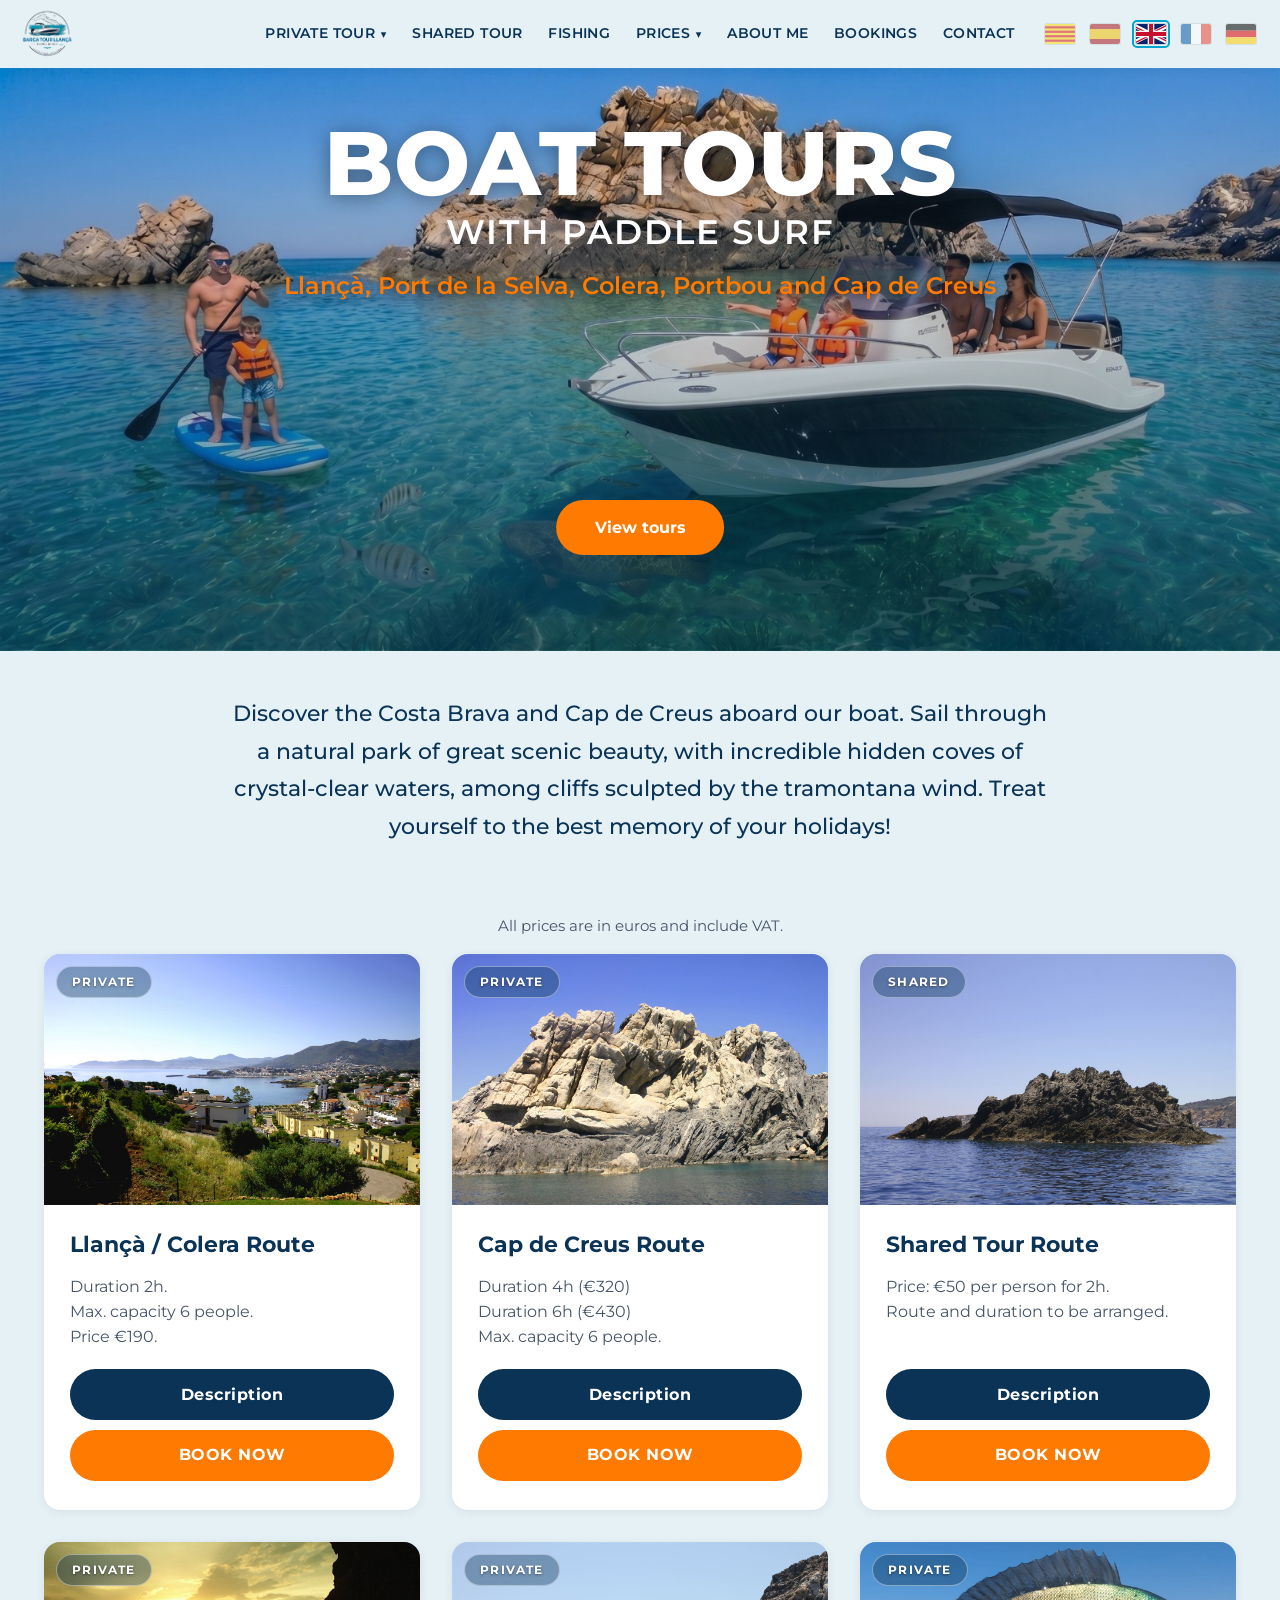
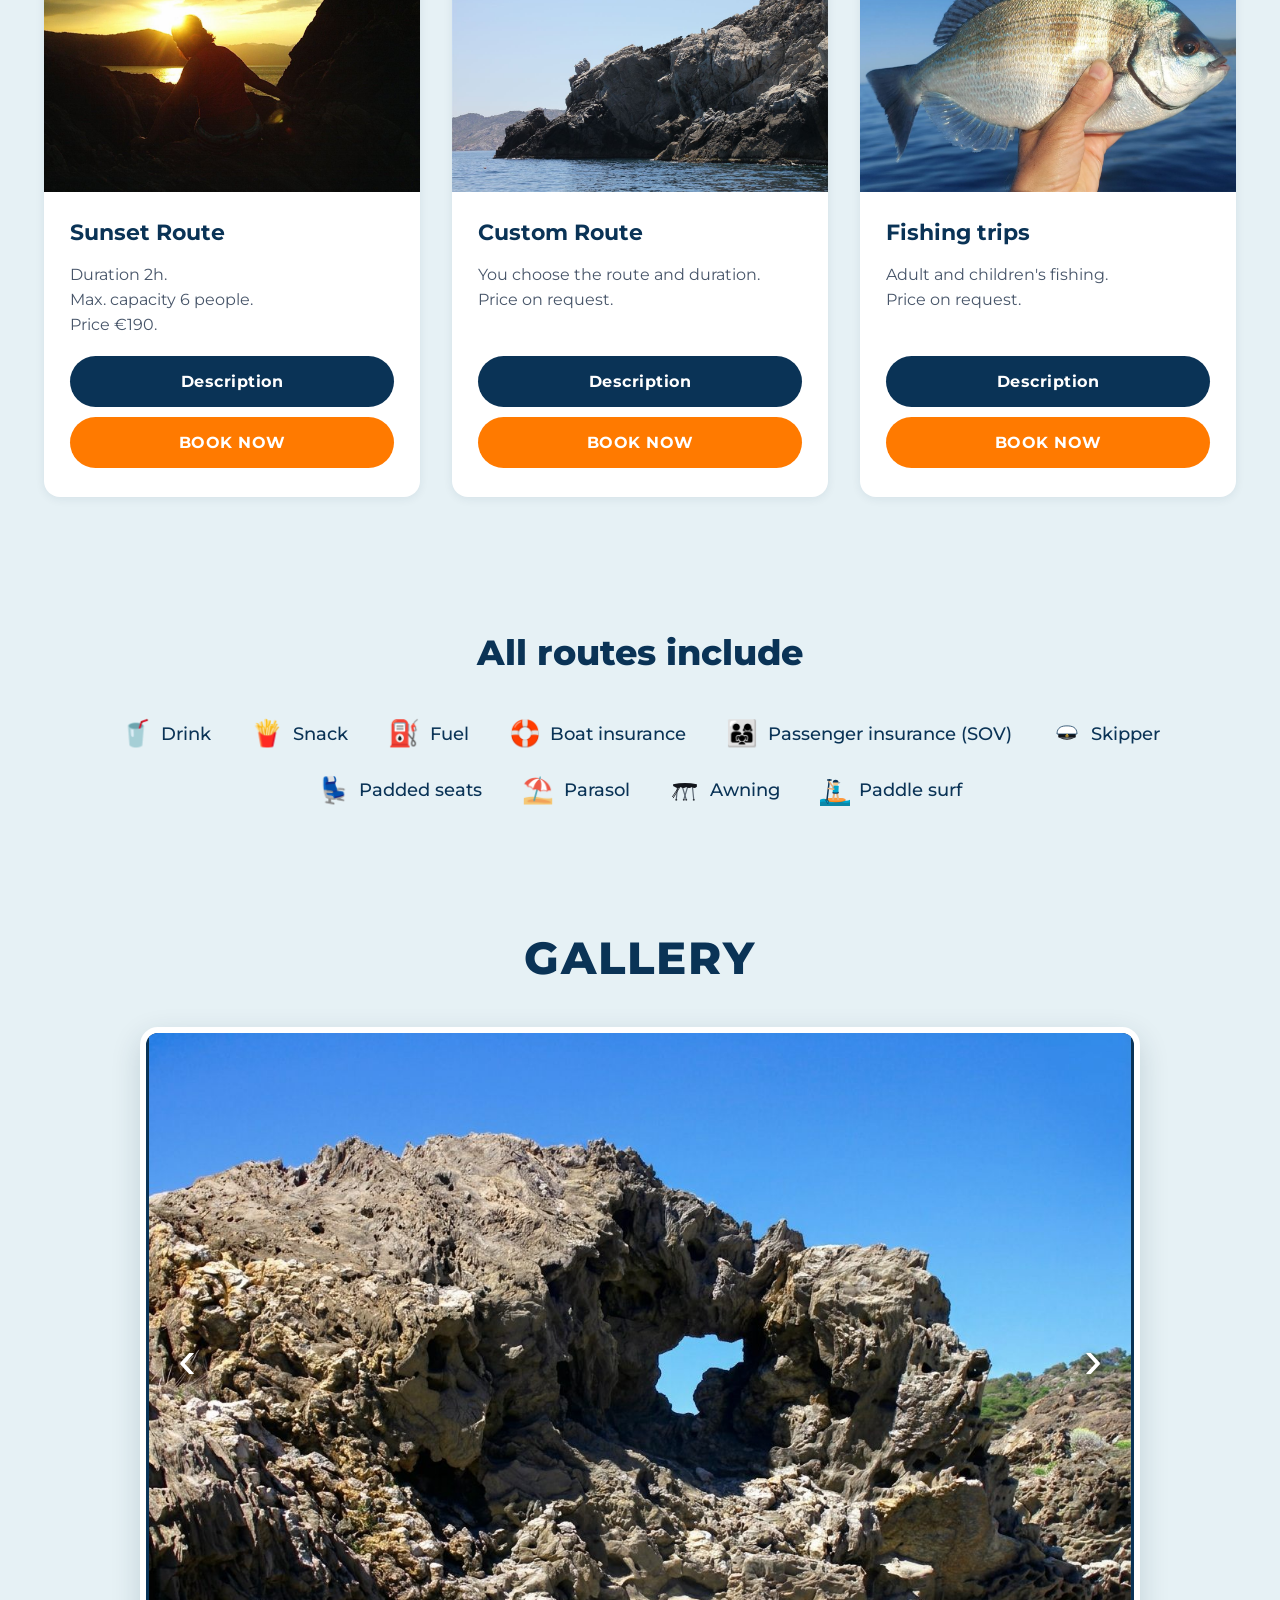
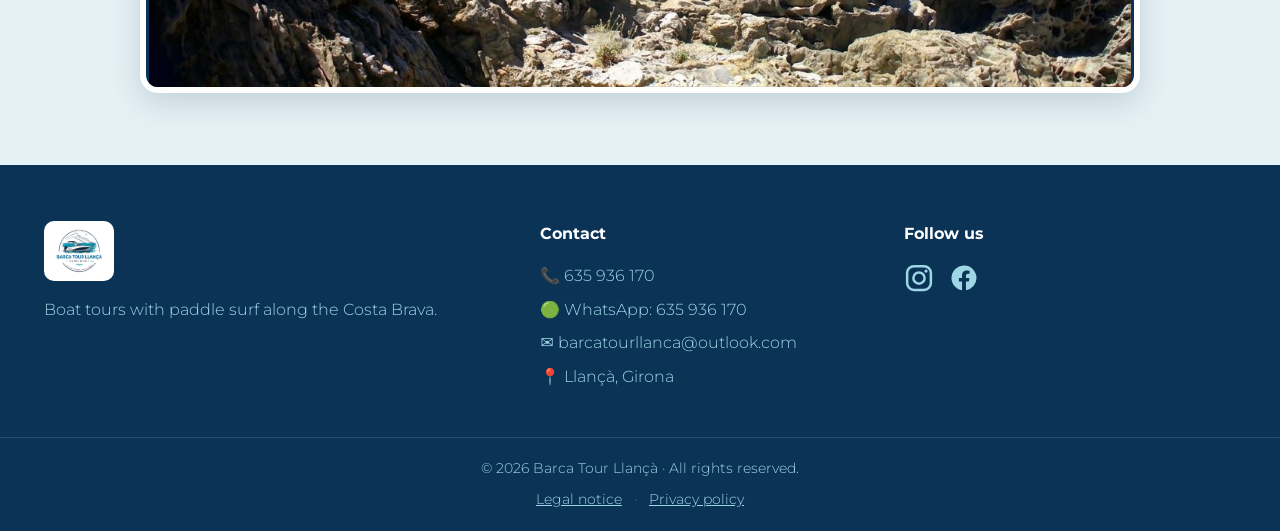
<file: index.html>
<!DOCTYPE html>
<html lang="es">
<head>
  <meta charset="UTF-8" />
  <meta name="viewport" content="width=device-width, initial-scale=1.0" />

  <!-- Icona de la pestanya del navegador i de les cerques (favicon) -->
  <link rel="icon" type="image/png" href="img/favicon.png" />
  <link rel="apple-touch-icon" href="img/favicon.png" />

  <!-- SEO -->
  <title data-i18n="page_title">Excursiones en barco en Llançà, Port de la Selva y Cap de Creus | Barca Tour Llançà</title>
  <meta name="description" data-i18n="meta_description"
        content="Rutas en barca desde Llançà, el Port de la Selva y Colera: descubre el Cap de Creus, calas de aguas cristalinas, paddle surf y salidas de pesca por la Costa Brava." />
  <meta name="keywords"
        content="excursiones en barco Llançà, excursiones en barco Port de la Selva, rutas en barca Port de la Selva, rutas en barca Colera, boat tour Cap de Creus, excursiones Colera, pesca turística Costa Brava, tours en barca, paddle surf Llançà, Portbou" />
  <meta name="author" content="Barca Tour Llançà" />
  <meta name="robots" content="index, follow" />
  <link rel="canonical" href="https://www.barcatourllanca.com/" />

  <!-- Open Graph (al compartir a xarxes) -->
  <meta property="og:type" content="website" />
  <meta property="og:url" content="https://www.barcatourllanca.com/" />
  <meta property="og:title" content="Excursiones en barco en Llançà, Port de la Selva y Cap de Creus | Barca Tour Llançà" />
  <meta property="og:description" content="Rutas en barca desde Llançà, el Port de la Selva y Colera: descubre el Cap de Creus, calas de aguas cristalinas, paddle surf y salidas de pesca por la Costa Brava." />
  <meta property="og:image" content="https://www.barcatourllanca.com/img/fondo.jpg" />
  <meta property="og:locale" content="es_ES" />
  <meta name="twitter:card" content="summary_large_image" />
  <meta name="twitter:image" content="https://www.barcatourllanca.com/img/fondo.jpg" />

  <!-- Dades estructurades per a Google -->
  <script type="application/ld+json">
  {
    "@context": "https://schema.org",
    "@type": "TravelAgency",
    "name": "Barca Tour Llançà",
    "url": "https://www.barcatourllanca.com",
    "description": "Excursiones en barco en Llançà, el Port de la Selva y Colera, boat tour por el Cap de Creus, excursiones a Portbou y pesca turística en la Costa Brava.",
    "image": "https://www.barcatourllanca.com/img/fondo.jpg",
    "telephone": "+34635936170",
    "email": "barcatourllanca@outlook.com",
    "address": {
      "@type": "PostalAddress",
      "streetAddress": "Port de Llançà S/N",
      "addressLocality": "Llançà",
      "addressRegion": "Girona",
      "postalCode": "17490",
      "addressCountry": "ES"
    },
    "areaServed": ["Llançà", "El Port de la Selva", "Colera", "Portbou", "Cap de Creus", "Costa Brava"],
    "knowsLanguage": ["ca", "es", "en", "fr", "de"],
    "sameAs": ["https://instagram.com/barcatourllanca"]
  }
  </script>

  <!-- Tipografia Montserrat, allotjada al propi servidor -->
  <link rel="preload" href="fonts/montserrat-v31-latin-wght-normal.woff2" as="font" type="font/woff2" crossorigin />

  <link rel="stylesheet" href="css/styles.css?v=14" />
</head>

<body id="top">
  <!-- ============ 1. ENCAPÇALAMENT ============ -->
  <header class="site-header">
    <!-- Una sola barra blanca: logo (esquerra) · pestanyes (centre) · idiomes (dreta) -->
    <div class="mainbar">
      <div class="mainbar-inner">
        <a class="logo-link" href="#top" aria-label="Inici">
          <img class="logo" src="img/logo.png" alt="Barca Tour Llançà - excursiones en barco" />
        </a>

        <nav class="nav-row" aria-label="Principal">
          <ul class="nav-list">
            <li class="nav-item has-dropdown">
              <a href="#v1" data-i18n="nav_private">TOUR PRIVADO</a>
              <ul class="dropdown">
                <li><a href="ruta.html?r=v1" data-i18n="dd_colera">Ruta Colera / Portbou</a></li>
                <li><a href="ruta.html?r=v2" data-i18n="dd_creus">Ruta Cap de Creus</a></li>
                <li><a href="ruta.html?r=v3" data-i18n="dd_personal">Tour personalizado</a></li>
                <li><a href="ruta.html?r=v4" data-i18n="dd_sunset">Tour Puesta de Sol</a></li>
              </ul>
            </li>
            <li class="nav-item"><a href="ruta.html?r=v5" data-i18n="nav_shared">TOUR COMPARTIDO</a></li>
            <li class="nav-item"><a href="ruta.html?r=v6" data-i18n="nav_fishing">PESCA</a></li>
            <li class="nav-item has-dropdown">
              <a href="#tours" data-i18n="nav_prices">PRECIOS</a>
              <ul class="dropdown" data-nosnippet>
                <li><a href="#tours" data-i18n="pr_2h">2 h — 190€</a></li>
                <li><a href="#tours" data-i18n="pr_4h">4 h — 320€</a></li>
                <li><a href="#tours" data-i18n="pr_6h">6 h — 430€</a></li>
              </ul>
            </li>
            <li class="nav-item"><a href="quisoc.html" data-i18n="nav_about">SOBRE MÍ</a></li>
            <li class="nav-item"><a href="https://wa.me/34635936170?text=Hola!%20Vull%20fer%20una%20reserva" target="_blank" rel="noopener" data-i18n="nav_bookings">RESERVAS</a></li>
            <li class="nav-item"><a href="#contacte" data-i18n="nav_contact">CONTACTO</a></li>
          </ul>
        </nav>

        <div class="lang-switcher" role="group" aria-label="Language selector">
          <button class="lang-btn" data-lang="ca" title="Català"><img src="img/flags/ca.svg" alt="Català" /></button>
          <button class="lang-btn" data-lang="es" title="Español"><img src="img/flags/es.svg" alt="Español" /></button>
          <button class="lang-btn" data-lang="en" title="English"><img src="img/flags/en.svg" alt="English" /></button>
          <button class="lang-btn" data-lang="fr" title="Français"><img src="img/flags/fr.svg" alt="Français" /></button>
          <button class="lang-btn" data-lang="de" title="Deutsch"><img src="img/flags/de.svg" alt="Deutsch" /></button>
        </div>

        <button class="nav-toggle" aria-label="Menú" aria-expanded="false">
          <span></span><span></span><span></span>
        </button>

        <!-- Menú compacte només per a mòbil (3 botons) -->
        <ul class="mobile-menu" aria-label="Menú mòbil">
          <li><a href="#tours" data-i18n="nav_excursions">EXCURSIONES</a></li>
          <li><a href="quisoc.html" data-i18n="nav_about">SOBRE MÍ</a></li>
          <li><a href="https://wa.me/34635936170?text=Hola!%20Vull%20fer%20una%20reserva" target="_blank" rel="noopener" data-i18n="nav_bookings">RESERVAS</a></li>
          <li><a href="#contacte" data-i18n="nav_contact">CONTACTO</a></li>
        </ul>
      </div>
    </div>
  </header>

  <!-- ============ 2. COS ============ -->
  <main>
    <!-- Hero amb fondo.jpg (es mou amb l'scroll) -->
    <section class="hero">
      <div class="hero-overlay">
        <h1 class="hero-title">
          <span class="hero-title-main" data-i18n="hero_title_main">TOURS EN BARCA</span>
          <span class="hero-title-sub" data-i18n="hero_title_sub">CON PADDLE SURF</span>
        </h1>
        <p class="hero-subtitle" data-i18n="hero_subtitle">
          Llançà, el Port de la Selva, Colera, Portbou y Cap de Creus
        </p>
        <a href="#tours" class="btn-primary" data-i18n="hero_cta">Ver excursiones</a>
      </div>
    </section>

    <!-- Secció: text descriptiu (just sota la foto del fons) -->
    <section class="intro reveal">
      <p class="intro-text" data-i18n="intro_text">
        Descobreix la Costa Brava i Cap de Creus a bord de la nostra barca. Navega per un parc
        natural d'una gran bellesa paisatgística, amb increïbles cales amagades, d'aigües
        cristal·lines, entre penya-segats esculpits per la tramuntana. Regala't el millor record
        de les teves vacances!
      </p>
    </section>

    <!-- 6 finestres (3 + 3) -->
    <section id="tours" class="windows">
      <p class="tours-note" data-i18n="prices_vat">Todos los precios están en euros e incluyen el IVA.</p>
      <div class="windows-grid">

        <!-- 1. Ruta Llançà / Colera (fotos v1) -->
        <article class="window reveal" id="v1" data-route="Ruta Llançà / Colera" data-href="ruta.html?r=v1">
          <span class="route-tag" data-i18n="tag_private">Privat</span>
          <div class="slideshow" data-window="1"></div>
          <div class="window-info">
            <h3 class="window-title"><a class="window-link" href="ruta.html?r=v1" data-i18n="w1_title">Ruta Llançà / Colera</a></h3>
            <p class="window-detail" data-nosnippet>
              <span data-i18n="w1_l1">Duración 2h.</span>
              <span data-i18n="w1_l2">Capacidad máxima 6p.</span>
              <span data-i18n="w1_l3">Precio 190€.</span>
            </p>
            <div class="window-actions">
              <a class="btn-desc" href="ruta.html?r=v1" data-i18n="btn_desc">DESCRIPCIÓN</a>
              <a class="btn-reserve" target="_blank" rel="noopener" data-i18n="reserve_now">RESERVA AHORA</a>
            </div>
          </div>
        </article>

        <!-- 2. Ruta Cap de Creus (fotos v2) -->
        <article class="window reveal" id="v2" data-route="Ruta Cap de Creus" data-href="ruta.html?r=v2">
          <span class="route-tag" data-i18n="tag_private">Privat</span>
          <div class="slideshow" data-window="2"></div>
          <div class="window-info">
            <h3 class="window-title"><a class="window-link" href="ruta.html?r=v2" data-i18n="w2_title">Ruta Cap de Creus</a></h3>
            <p class="window-detail" data-nosnippet>
              <span data-i18n="w2_l1">Duración 4h (320€)</span>
              <span data-i18n="w2_l2">Duración 6h (430€)</span>
              <span data-i18n="w2_l3">Capacidad máxima 6p.</span>
            </p>
            <div class="window-actions">
              <a class="btn-desc" href="ruta.html?r=v2" data-i18n="btn_desc">DESCRIPCIÓN</a>
              <a class="btn-reserve" target="_blank" rel="noopener" data-i18n="reserve_now">RESERVA AHORA</a>
            </div>
          </div>
        </article>

        <!-- 3. Ruta Tour Compartit (fotos v5) -->
        <article class="window reveal" id="v5" data-route="Ruta Tour Compartit" data-href="ruta.html?r=v5">
          <span class="route-tag" data-i18n="tag_shared">Compartit</span>
          <div class="slideshow" data-window="5"></div>
          <div class="window-info">
            <h3 class="window-title"><a class="window-link" href="ruta.html?r=v5" data-i18n="w5_title">Ruta Tour Compartit</a></h3>
            <p class="window-detail" data-nosnippet>
              <span data-i18n="w5_l1">Precio: 50€ por persona por 2h.</span>
              <span data-i18n="w5_l2">Ruta y duración a concretar.</span>
            </p>
            <div class="window-actions">
              <a class="btn-desc" href="ruta.html?r=v5" data-i18n="btn_desc">DESCRIPCIÓN</a>
              <a class="btn-reserve" target="_blank" rel="noopener" data-i18n="reserve_now">RESERVA AHORA</a>
            </div>
          </div>
        </article>

        <!-- 4. Ruta Posta de Sol (fotos v4) -->
        <article class="window reveal" id="v4" data-route="Ruta Puesta de Sol" data-href="ruta.html?r=v4">
          <span class="route-tag" data-i18n="tag_private">Privat</span>
          <div class="slideshow" data-window="4"></div>
          <div class="window-info">
            <h3 class="window-title"><a class="window-link" href="ruta.html?r=v4" data-i18n="w4_title">Ruta Puesta de Sol</a></h3>
            <p class="window-detail" data-nosnippet>
              <span data-i18n="w4_l1">Duración 2h.</span>
              <span data-i18n="w4_l2">Capacidad máxima 6p.</span>
              <span data-i18n="w4_l3">Precio 190€.</span>
            </p>
            <div class="window-actions">
              <a class="btn-desc" href="ruta.html?r=v4" data-i18n="btn_desc">DESCRIPCIÓN</a>
              <a class="btn-reserve" target="_blank" rel="noopener" data-i18n="reserve_now">RESERVA AHORA</a>
            </div>
          </div>
        </article>

        <!-- 5. Ruta Personalitzada (fotos v3) -->
        <article class="window reveal" id="v3" data-route="Ruta Personalizada" data-href="ruta.html?r=v3">
          <span class="route-tag" data-i18n="tag_private">Privat</span>
          <div class="slideshow" data-window="3"></div>
          <div class="window-info">
            <h3 class="window-title"><a class="window-link" href="ruta.html?r=v3" data-i18n="w3_title">Ruta Personalizada</a></h3>
            <p class="window-detail" data-nosnippet>
              <span data-i18n="w3_l1">Tú decides ruta y duración.</span>
              <span data-i18n="w3_l2">Precio a convenir.</span>
            </p>
            <div class="window-actions">
              <a class="btn-desc" href="ruta.html?r=v3" data-i18n="btn_desc">DESCRIPCIÓN</a>
              <a class="btn-reserve" target="_blank" rel="noopener" data-i18n="reserve_now">RESERVA AHORA</a>
            </div>
          </div>
        </article>

        <!-- 6. Tour Pesca (fotos v6) -->
        <article class="window reveal" id="v6" data-route="Salidas de pesca" data-href="ruta.html?r=v6">
          <span class="route-tag" data-i18n="tag_private">Privat</span>
          <div class="slideshow" data-window="6"></div>
          <div class="window-info">
            <h3 class="window-title"><a class="window-link" href="ruta.html?r=v6" data-i18n="w6_title">Salidas de pesca</a></h3>
            <p class="window-detail" data-nosnippet>
              <span data-i18n="w6_l1">Pesca adultos y pesca infantil.</span>
              <span data-i18n="w6_l2">Precio a consultar.</span>
            </p>
            <div class="window-actions">
              <a class="btn-desc" href="ruta.html?r=v6" data-i18n="btn_desc">DESCRIPCIÓN</a>
              <a class="btn-reserve" target="_blank" rel="noopener" data-i18n="reserve_now">RESERVA AHORA</a>
            </div>
          </div>
        </article>

      </div>
    </section>

    <!-- Secció: què inclouen les rutes -->
    <section class="includes reveal">
      <div class="includes-inner">
        <h2 data-i18n="includes_title">Todas nuestras rutas incluyen</h2>
        <ul class="includes-list">
          <li><span class="ico">🥤</span> <span data-i18n="inc_drink">Bebida</span></li>
          <li><span class="ico">🍟</span> <span data-i18n="inc_snack">Aperitivo</span></li>
          <li><span class="ico">⛽</span> <span data-i18n="inc_fuel">Combustible</span></li>
          <li><span class="ico">🛟</span> <span data-i18n="inc_boat">Seguro de barca</span></li>
          <li><span class="ico">👨‍👩‍👧</span> <span data-i18n="inc_pax">Seguro de pasajeros (SOV)</span></li>
          <li>
            <span class="ico">
              <svg viewBox="0 0 48 48" width="30" height="30" aria-hidden="true">
                <!-- visera -->
                <path d="M12 30 Q24 36 36 30 Q24 32 12 30 Z" fill="#13161c" />
                <!-- cinta -->
                <path d="M10 23 H38 V28 Q38 30 36 30 H12 Q10 30 10 28 Z" fill="#13161c" />
                <!-- copa blanca -->
                <path d="M8 24 C8 13 16 11 24 11 C32 11 40 13 40 24 Z" fill="#ffffff" stroke="#0A3356" stroke-width="1.2" stroke-linejoin="round" />
                <!-- emblema àncora daurat -->
                <g fill="none" stroke="#E3B23C" stroke-width="1" stroke-linecap="round" stroke-linejoin="round">
                  <circle cx="24" cy="25" r="0.85" />
                  <path d="M24 25.5 V28.8" />
                  <path d="M22 26.3 H26" />
                  <path d="M21.6 27.8 Q24 29.8 26.4 27.8" />
                </g>
              </svg>
            </span>
            <span data-i18n="inc_skipper">Patrón</span>
          </li>
          <li><span class="ico">💺</span> <span data-i18n="inc_seats">Asientos acolchados</span></li>
          <li><span class="ico">⛱️</span> <span data-i18n="inc_parasol">Parasol</span></li>
          <li>
            <span class="ico">
              <svg viewBox="0 0 48 48" width="30" height="30" aria-hidden="true">
                <!-- estructura tubular cromada (potes i X de suport) -->
                <g stroke="#5e6a76" stroke-width="1.9" stroke-linecap="round" fill="none">
                  <path d="M12 18 L10 38" />
                  <path d="M36 18 L38 38" />
                  <path d="M20 18 L26 38" />
                  <path d="M28 18 L22 38" />
                </g>
                <!-- corretges tensores davanteres -->
                <g stroke="#13161c" stroke-width="1.3" stroke-linecap="round" fill="none">
                  <path d="M14 18 L4 33" />
                  <path d="M15.6 18 L5.4 34.8" />
                </g>
                <!-- peus de fixació -->
                <g fill="#13161c">
                  <rect x="8.4" y="37" width="3.2" height="2" rx="1" />
                  <rect x="36.4" y="37" width="3.2" height="2" rx="1" />
                  <rect x="20.5" y="37" width="3" height="2" rx="1" />
                  <rect x="24.5" y="37" width="3" height="2" rx="1" />
                </g>
                <!-- lona del toldo bimini negra, ampla i amb vora ondulada -->
                <path d="M5 13 Q24 9 43 13 L43 17 Q39 21 35 17.5 Q30.5 21 26 17.5 Q21.5 21 17 17.5 Q12.5 21 8 17.5 L5 16 Z" fill="#13161c" />
              </svg>
            </span>
            <span data-i18n="inc_awning">Toldo</span>
          </li>
          <li>
            <span class="ico">
              <svg viewBox="0 0 48 48" width="30" height="30" aria-hidden="true">
                <!-- aigua -->
                <path d="M0 38 q6 -3 12 0 t12 0 t12 0 t12 0 V48 H0Z" fill="#00A5CD" />
                <path d="M0 42 q6 -2.5 12 0 t12 0 t12 0 t12 0 V48 H0Z" fill="#0b87a8" />
                <!-- taula -->
                <ellipse cx="25" cy="38.5" rx="16" ry="3.3" fill="#FF7A00" />
                <ellipse cx="25" cy="37.7" rx="16" ry="3" fill="#ff9a3d" />
                <!-- pala (mànec + fulla) -->
                <line x1="15" y1="6" x2="11" y2="40" stroke="#0A3356" stroke-width="2.4" stroke-linecap="round" />
                <line x1="12.3" y1="6.5" x2="17.7" y2="6.5" stroke="#0A3356" stroke-width="2.4" stroke-linecap="round" />
                <path d="M8.5 38 l5.5 1.5 -1.5 5 z" fill="#00A5CD" stroke="#0A3356" stroke-width="0.8" />
                <!-- cames -->
                <path d="M22.5 29 l-1.5 8" stroke="#eab17c" stroke-width="3.2" stroke-linecap="round" />
                <path d="M27.5 29 l1.5 8" stroke="#eab17c" stroke-width="3.2" stroke-linecap="round" />
                <!-- pantaló -->
                <path d="M20 25 h10 v2.5 q-5 2 -10 0 z" fill="#0A3356" />
                <!-- samarreta -->
                <path d="M20 16 q5 -2.2 10 0 l-0.6 9.5 q-4.4 1.6 -8.8 0 z" fill="#00A5CD" />
                <!-- braços cap a la pala -->
                <path d="M21 17.5 L14.7 9" stroke="#eab17c" stroke-width="2.6" stroke-linecap="round" />
                <path d="M22 21 L13.4 20" stroke="#eab17c" stroke-width="2.6" stroke-linecap="round" />
                <!-- cap -->
                <circle cx="25" cy="11" r="4.3" fill="#f4c98f" />
                <!-- gorra -->
                <path d="M20.4 10.4 a4.6 4.6 0 0 1 9.2 0 z" fill="#0A3356" />
                <path d="M29.6 10.4 l3.2 .5 -3.2 1.2 z" fill="#0A3356" />
              </svg>
            </span>
            <span data-i18n="inc_paddle">Paddle surf</span>
          </li>
        </ul>
      </div>
    </section>

    <!-- Secció: GALERIA -->
    <section id="galeria" class="gallery reveal">
      <h2 class="gallery-title" data-i18n="gallery_title">GALERÍA</h2>
      <div class="gallery-carousel" id="gallery">
        <button class="g-arrow g-prev" aria-label="Anterior">&#8249;</button>
        <button class="g-arrow g-next" aria-label="Siguiente">&#8250;</button>
      </div>
    </section>
  </main>

  <!-- ============ 3. PEU DE PÀGINA ============ -->
  <footer id="contacte" class="site-footer">
    <div class="footer-inner">
      <div class="footer-col">
        <a href="#top" aria-label="Inici">
          <img class="footer-logo" src="img/logo.png" alt="Barca Tour Llançà - excursiones en barco" />
        </a>
        <p data-i18n="footer_tagline">Tours en barca con paddle surf por la Costa Brava.</p>
      </div>
      <div class="footer-col">
        <h4 data-i18n="footer_contact_title">Contacto</h4>
        <p>📞 <a href="tel:+34635936170">635 936 170</a></p>
        <p>🟢 <a href="https://wa.me/34635936170" target="_blank" rel="noopener">WhatsApp: 635 936 170</a></p>
        <p>✉️ <a href="mailto:barcatourllanca@outlook.com">barcatourllanca@outlook.com</a></p>
        <p>📍 <a href="https://www.google.com/maps/search/?api=1&query=Port+de+Llan%C3%A7%C3%A0,+Girona,+Espanya" target="_blank" rel="noopener"><span data-i18n="footer_address">Port de Llançà S/N</span></a></p>
      </div>
      <div class="footer-col">
        <h4 data-i18n="footer_follow_title">Síguenos</h4>
        <div class="social">
          <a href="https://instagram.com/barcatourllanca" target="_blank" rel="noopener" aria-label="Instagram">
            <svg viewBox="0 0 24 24" fill="none" stroke="currentColor" stroke-width="2" aria-hidden="true">
              <rect x="2.5" y="2.5" width="19" height="19" rx="5.5" />
              <circle cx="12" cy="12" r="4.5" />
              <circle cx="17.6" cy="6.4" r="1.3" fill="currentColor" stroke="none" />
            </svg>
          </a>
          <a href="https://www.facebook.com/profile.php?id=61590834710338" target="_blank" rel="noopener" aria-label="Facebook">
            <svg viewBox="0 0 24 24" fill="currentColor" aria-hidden="true">
              <path d="M22 12a10 10 0 1 0-11.56 9.88v-6.99H7.9V12h2.54V9.85c0-2.5 1.49-3.89 3.78-3.89 1.09 0 2.24.2 2.24.2v2.46h-1.26c-1.24 0-1.63.77-1.63 1.56V12h2.78l-.44 2.89h-2.34v6.99A10 10 0 0 0 22 12z" />
            </svg>
          </a>
        </div>
      </div>
    </div>
    <div class="footer-bottom">
      <p>© <span id="year"></span> Barca Tour Llançà · <span data-i18n="footer_rights">Todos los derechos reservados.</span></p>
      <p class="footer-legal">
        <a href="avis-legal.html" data-i18n="footer_legal">Aviso legal</a>
        <span class="sep">·</span>
        <a href="politica-privacitat.html" data-i18n="footer_privacy">Política de privacidad</a>
      </p>
    </div>
  </footer>

  <script src="js/i18n.js?v=20"></script>
</body>
</html>
</file>
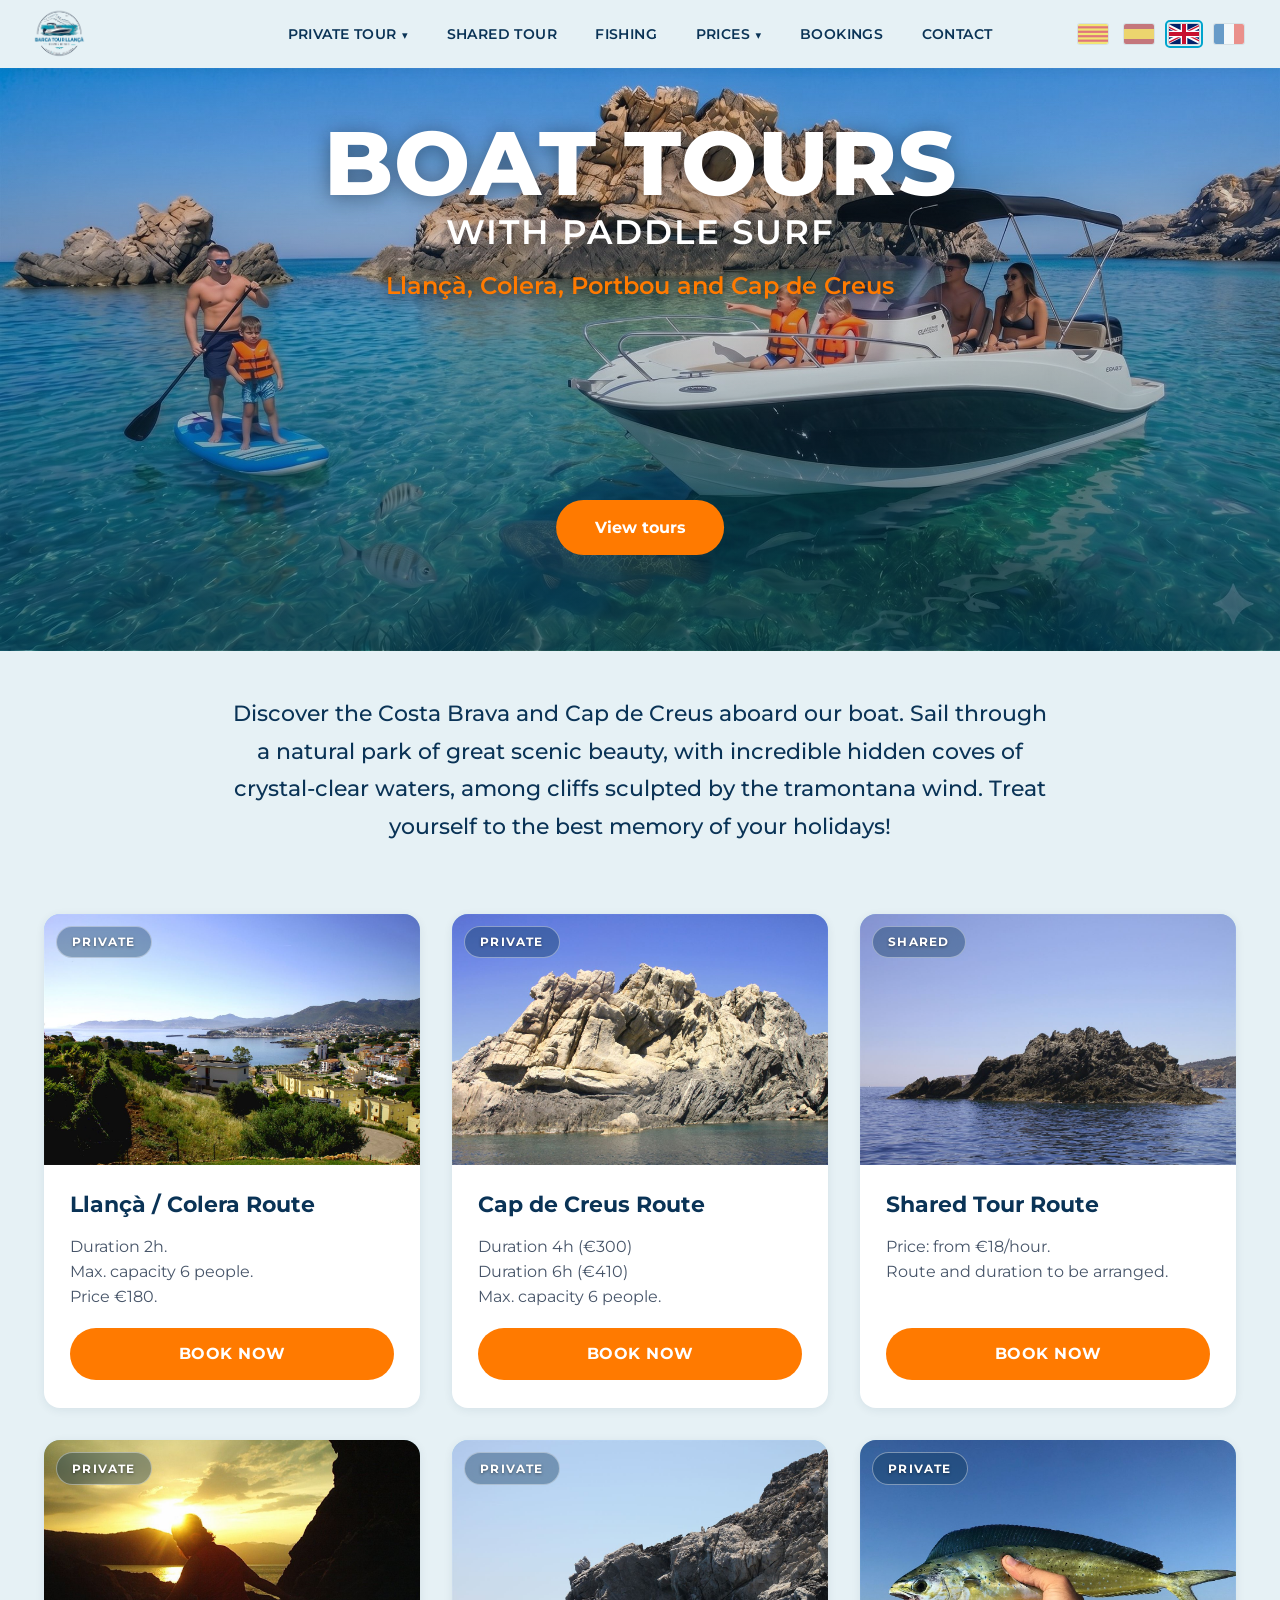
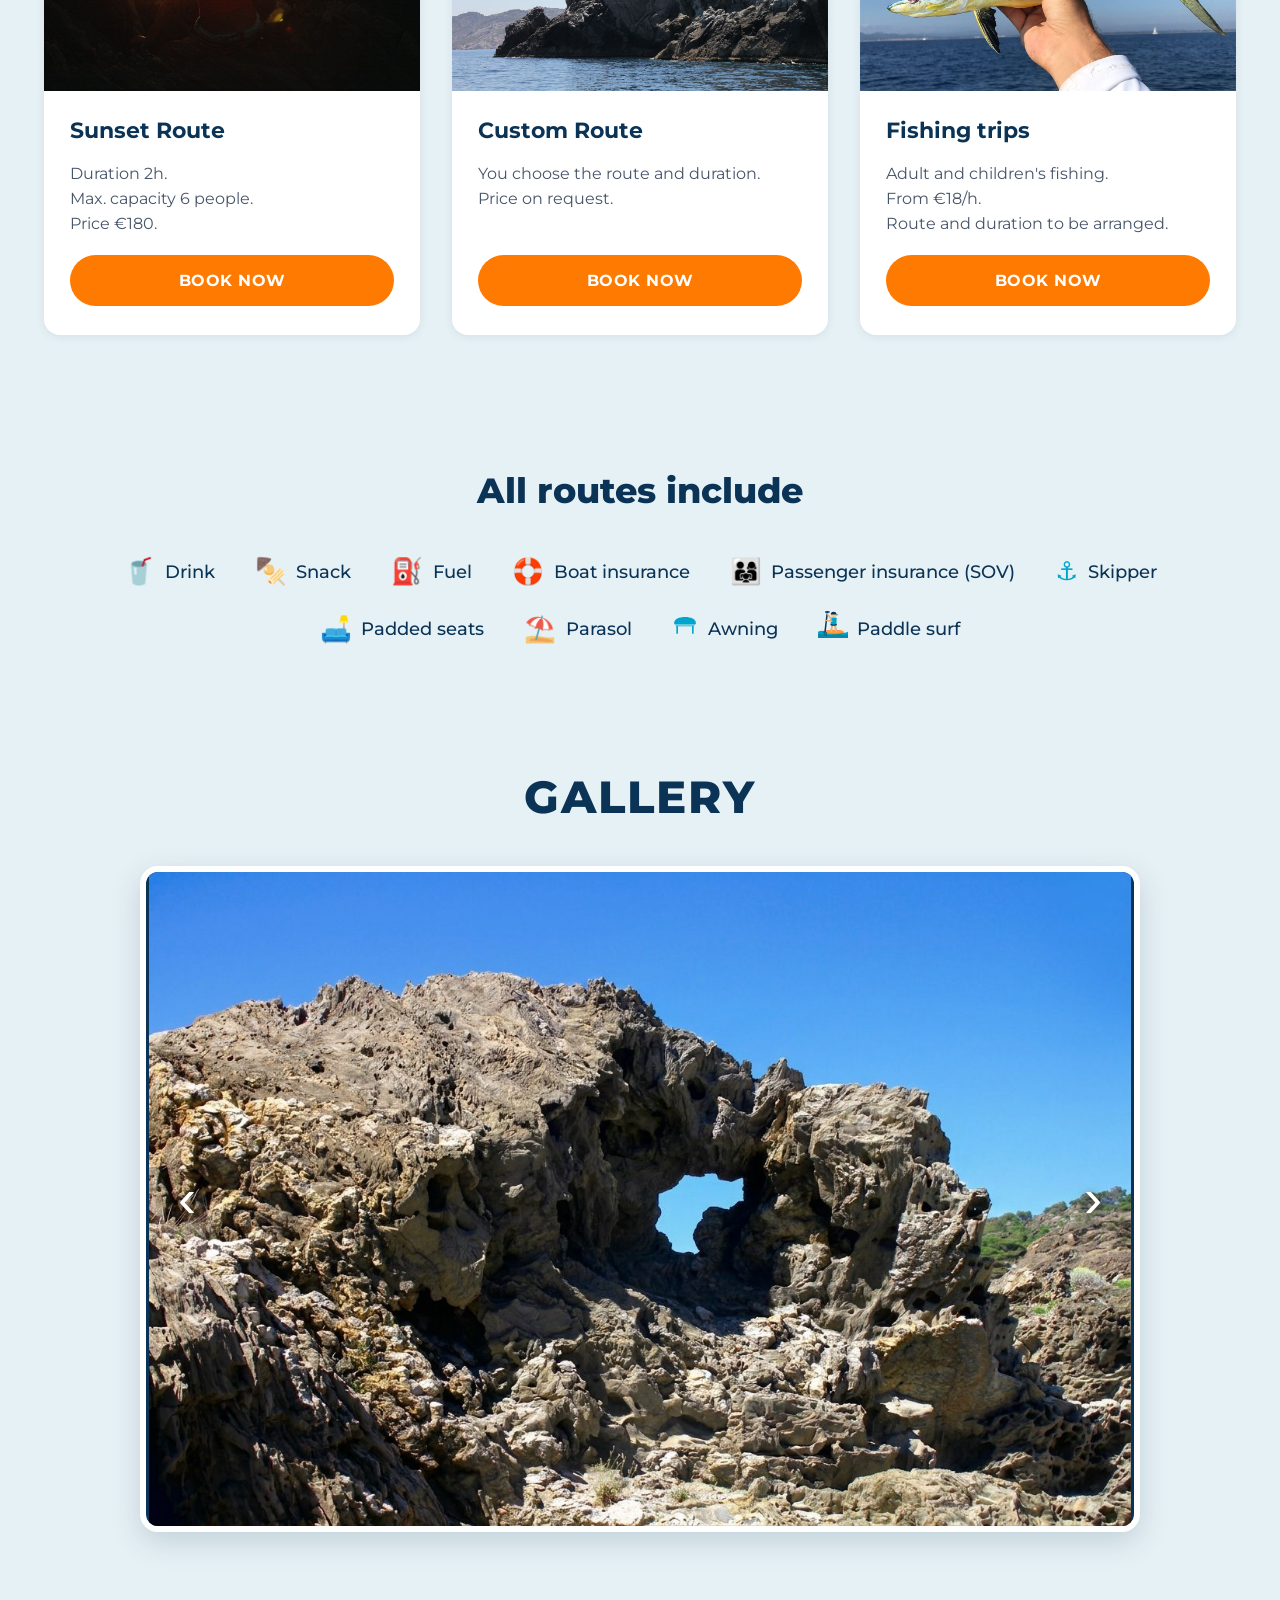
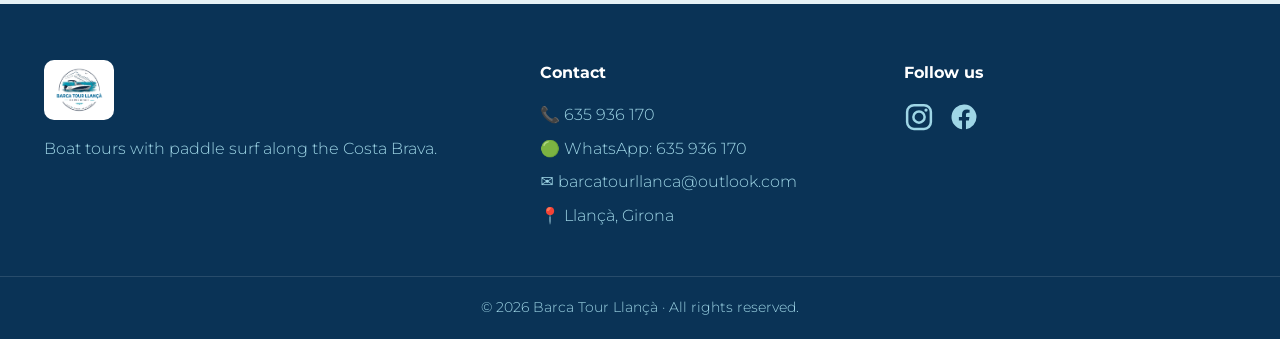
<file: WebAlex/index.html>
<!DOCTYPE html>
<html lang="es">
<head>
  <meta charset="UTF-8" />
  <meta name="viewport" content="width=device-width, initial-scale=1.0" />

  <!-- Icona de la pestanya del navegador i de les cerques (favicon) -->
  <link rel="icon" type="image/png" href="img/favicon.png" />
  <link rel="apple-touch-icon" href="img/favicon.png" />

  <!-- SEO -->
  <title data-i18n="page_title">Excursiones en barco en Llançà y Cap de Creus | Barca Tour Llançà</title>
  <meta name="description" data-i18n="meta_description"
        content="Descubre la Costa Brava y Cap de Creus en barca desde Llançà: calas de aguas cristalinas, paddle surf y salidas de pesca. ¡El mejor recuerdo de tus vacaciones!" />
  <meta name="keywords"
        content="excursiones en barco Llançà, boat tour Cap de Creus, excursiones Colera, pesca turística Costa Brava, tours en barca, paddle surf Llançà, Portbou" />
  <meta name="author" content="Barca Tour Llançà" />
  <meta name="robots" content="index, follow" />

  <!-- Open Graph (al compartir a xarxes) -->
  <meta property="og:type" content="website" />
  <meta property="og:title" content="Excursiones en barco en Llançà y Cap de Creus | Barca Tour Llançà" />
  <meta property="og:description" content="Descubre la Costa Brava y Cap de Creus en barca desde Llançà: calas de aguas cristalinas, paddle surf y salidas de pesca. ¡El mejor recuerdo de tus vacaciones!" />
  <meta property="og:image" content="img/fondo.jpg" />
  <meta property="og:locale" content="es_ES" />
  <meta name="twitter:card" content="summary_large_image" />

  <!-- Dades estructurades per a Google -->
  <script type="application/ld+json">
  {
    "@context": "https://schema.org",
    "@type": "TravelAgency",
    "name": "Barca Tour Llançà",
    "description": "Excursiones en barco en Llançà, boat tour por Cap de Creus, excursiones a Colera y Portbou y pesca turística en la Costa Brava.",
    "image": "img/fondo.jpg",
    "telephone": "+34635936170",
    "email": "barcatourllanca@outlook.com",
    "address": {
      "@type": "PostalAddress",
      "streetAddress": "Port de Llançà S/N",
      "addressLocality": "Llançà",
      "addressRegion": "Girona",
      "postalCode": "17490",
      "addressCountry": "ES"
    },
    "areaServed": ["Llançà", "Colera", "Portbou", "Cap de Creus", "Costa Brava"],
    "knowsLanguage": ["ca", "es", "en", "fr"],
    "sameAs": ["https://instagram.com/barcatourllanca"]
  }
  </script>

  <!-- Tipografia Montserrat (totes les variants) -->
  <link rel="preconnect" href="https://fonts.googleapis.com" />
  <link rel="preconnect" href="https://fonts.gstatic.com" crossorigin />
  <link
    href="https://fonts.googleapis.com/css2?family=Montserrat:ital,wght@0,100..900;1,100..900&display=swap"
    rel="stylesheet" />

  <link rel="stylesheet" href="css/styles.css?v=3" />
</head>

<body id="top">
  <!-- ============ 1. ENCAPÇALAMENT ============ -->
  <header class="site-header">
    <!-- Una sola barra blanca: logo (esquerra) · pestanyes (centre) · idiomes (dreta) -->
    <div class="mainbar">
      <div class="mainbar-inner">
        <a class="logo-link" href="#top" aria-label="Inici">
          <img class="logo" src="img/logo.png" alt="Barca Tour Llançà - excursiones en barco" />
        </a>

        <nav class="nav-row" aria-label="Principal">
          <ul class="nav-list">
            <li class="nav-item has-dropdown">
              <a href="#v1" data-i18n="nav_private">TOUR PRIVADO</a>
              <ul class="dropdown">
                <li><a href="#v1" data-i18n="dd_colera">Ruta Colera / Portbou</a></li>
                <li><a href="#v2" data-i18n="dd_creus">Ruta Cap de Creus</a></li>
                <li><a href="#v3" data-i18n="dd_personal">Tour personalizado</a></li>
                <li><a href="#v4" data-i18n="dd_sunset">Tour Puesta de Sol</a></li>
              </ul>
            </li>
            <li class="nav-item"><a href="#v5" data-i18n="nav_shared">TOUR COMPARTIDO</a></li>
            <li class="nav-item"><a href="#v6" data-i18n="nav_fishing">PESCA</a></li>
            <li class="nav-item has-dropdown">
              <a href="#tours" data-i18n="nav_prices">PRECIOS</a>
              <ul class="dropdown" data-nosnippet>
                <li><a href="#tours" data-i18n="pr_2h">2 h — 180€</a></li>
                <li><a href="#tours" data-i18n="pr_4h">4 h — 300€</a></li>
                <li><a href="#tours" data-i18n="pr_6h">6 h — 410€</a></li>
              </ul>
            </li>
            <li class="nav-item"><a href="https://wa.me/34635936170?text=Hola!%20Vull%20fer%20una%20reserva" target="_blank" rel="noopener" data-i18n="nav_bookings">RESERVAS</a></li>
            <li class="nav-item"><a href="#contacte" data-i18n="nav_contact">CONTACTO</a></li>
          </ul>
        </nav>

        <div class="lang-switcher" role="group" aria-label="Language selector">
          <button class="lang-btn" data-lang="ca" title="Català"><img src="img/flags/ca.svg" alt="Català" /></button>
          <button class="lang-btn" data-lang="es" title="Español"><img src="img/flags/es.svg" alt="Español" /></button>
          <button class="lang-btn" data-lang="en" title="English"><img src="img/flags/en.svg" alt="English" /></button>
          <button class="lang-btn" data-lang="fr" title="Français"><img src="img/flags/fr.svg" alt="Français" /></button>
        </div>

        <button class="nav-toggle" aria-label="Menú" aria-expanded="false">
          <span></span><span></span><span></span>
        </button>

        <!-- Menú compacte només per a mòbil (3 botons) -->
        <ul class="mobile-menu" aria-label="Menú mòbil">
          <li><a href="#tours" data-i18n="nav_excursions">EXCURSIONES</a></li>
          <li><a href="https://wa.me/34635936170?text=Hola!%20Vull%20fer%20una%20reserva" target="_blank" rel="noopener" data-i18n="nav_bookings">RESERVAS</a></li>
          <li><a href="#contacte" data-i18n="nav_contact">CONTACTO</a></li>
        </ul>
      </div>
    </div>
  </header>

  <!-- ============ 2. COS ============ -->
  <main>
    <!-- Hero amb fondo.jpg (es mou amb l'scroll) -->
    <section class="hero">
      <div class="hero-overlay">
        <h1 class="hero-title">
          <span class="hero-title-main" data-i18n="hero_title_main">TOURS EN BARCA</span>
          <span class="hero-title-sub" data-i18n="hero_title_sub">CON PADDLE SURF</span>
        </h1>
        <p class="hero-subtitle" data-i18n="hero_subtitle">
          Llançà, Colera, Portbou y Cap de Creus
        </p>
        <a href="#tours" class="btn-primary" data-i18n="hero_cta">Ver excursiones</a>
      </div>
    </section>

    <!-- Secció: text descriptiu (just sota la foto del fons) -->
    <section class="intro reveal">
      <p class="intro-text" data-i18n="intro_text">
        Descobreix la Costa Brava i Cap de Creus a bord de la nostra barca. Navega per un parc
        natural d'una gran bellesa paisatgística, amb increïbles cales amagades, d'aigües
        cristal·lines, entre penya-segats esculpits per la tramuntana. Regala't el millor record
        de les teves vacances!
      </p>
    </section>

    <!-- 6 finestres (3 + 3) -->
    <section id="tours" class="windows">
      <div class="windows-grid">

        <!-- 1. Ruta Llançà / Colera (fotos v1) -->
        <article class="window reveal" id="v1" data-route="Ruta Llançà / Colera">
          <span class="route-tag" data-i18n="tag_private">Privat</span>
          <div class="slideshow" data-window="1"></div>
          <div class="window-info">
            <h3 class="window-title" data-i18n="w1_title">Ruta Llançà / Colera</h3>
            <p class="window-detail" data-nosnippet>
              <span data-i18n="w1_l1">Duración 2h.</span>
              <span data-i18n="w1_l2">Capacidad máxima 6p.</span>
              <span data-i18n="w1_l3">Precio 180€.</span>
            </p>
            <a class="btn-reserve" target="_blank" rel="noopener" data-i18n="reserve_now">RESERVA AHORA</a>
          </div>
        </article>

        <!-- 2. Ruta Cap de Creus (fotos v2) -->
        <article class="window reveal" id="v2" data-route="Ruta Cap de Creus">
          <span class="route-tag" data-i18n="tag_private">Privat</span>
          <div class="slideshow" data-window="2"></div>
          <div class="window-info">
            <h3 class="window-title" data-i18n="w2_title">Ruta Cap de Creus</h3>
            <p class="window-detail" data-nosnippet>
              <span data-i18n="w2_l1">Duración 4h (300€)</span>
              <span data-i18n="w2_l2">Duración 6h (410€)</span>
              <span data-i18n="w2_l3">Capacidad máxima 6p.</span>
            </p>
            <a class="btn-reserve" target="_blank" rel="noopener" data-i18n="reserve_now">RESERVA AHORA</a>
          </div>
        </article>

        <!-- 3. Ruta Tour Compartit (fotos v5) -->
        <article class="window reveal" id="v5" data-route="Ruta Tour Compartit">
          <span class="route-tag" data-i18n="tag_shared">Compartit</span>
          <div class="slideshow" data-window="5"></div>
          <div class="window-info">
            <h3 class="window-title" data-i18n="w5_title">Ruta Tour Compartit</h3>
            <p class="window-detail" data-nosnippet>
              <span data-i18n="w5_l1">Precio: a partir de 18€/hora.</span>
              <span data-i18n="w5_l2">Ruta y duración a concretar.</span>
            </p>
            <a class="btn-reserve" target="_blank" rel="noopener" data-i18n="reserve_now">RESERVA AHORA</a>
          </div>
        </article>

        <!-- 4. Ruta Posta de Sol (fotos v4) -->
        <article class="window reveal" id="v4" data-route="Ruta Puesta de Sol">
          <span class="route-tag" data-i18n="tag_private">Privat</span>
          <div class="slideshow" data-window="4"></div>
          <div class="window-info">
            <h3 class="window-title" data-i18n="w4_title">Ruta Puesta de Sol</h3>
            <p class="window-detail" data-nosnippet>
              <span data-i18n="w4_l1">Duración 2h.</span>
              <span data-i18n="w4_l2">Capacidad máxima 6p.</span>
              <span data-i18n="w4_l3">Precio 180€.</span>
            </p>
            <a class="btn-reserve" target="_blank" rel="noopener" data-i18n="reserve_now">RESERVA AHORA</a>
          </div>
        </article>

        <!-- 5. Ruta Personalitzada (fotos v3) -->
        <article class="window reveal" id="v3" data-route="Ruta Personalizada">
          <span class="route-tag" data-i18n="tag_private">Privat</span>
          <div class="slideshow" data-window="3"></div>
          <div class="window-info">
            <h3 class="window-title" data-i18n="w3_title">Ruta Personalizada</h3>
            <p class="window-detail" data-nosnippet>
              <span data-i18n="w3_l1">Tú decides ruta y duración.</span>
              <span data-i18n="w3_l2">Precio a convenir.</span>
            </p>
            <a class="btn-reserve" target="_blank" rel="noopener" data-i18n="reserve_now">RESERVA AHORA</a>
          </div>
        </article>

        <!-- 6. Tour Pesca (fotos v6) -->
        <article class="window reveal" id="v6" data-route="Salidas de pesca">
          <span class="route-tag" data-i18n="tag_private">Privat</span>
          <div class="slideshow" data-window="6"></div>
          <div class="window-info">
            <h3 class="window-title" data-i18n="w6_title">Salidas de pesca</h3>
            <p class="window-detail" data-nosnippet>
              <span data-i18n="w6_l1">Pesca adultos y pesca infantil.</span>
              <span data-i18n="w6_l2">A partir de 18€/h.</span>
              <span data-i18n="w6_l3">Ruta y duración a concretar.</span>
            </p>
            <a class="btn-reserve" target="_blank" rel="noopener" data-i18n="reserve_now">RESERVA AHORA</a>
          </div>
        </article>

      </div>
    </section>

    <!-- Secció: què inclouen les rutes -->
    <section class="includes reveal">
      <div class="includes-inner">
        <h2 data-i18n="includes_title">Todas nuestras rutas incluyen</h2>
        <ul class="includes-list">
          <li><span class="ico">🥤</span> <span data-i18n="inc_drink">Bebida</span></li>
          <li><span class="ico">🍢</span> <span data-i18n="inc_snack">Aperitivo</span></li>
          <li><span class="ico">⛽</span> <span data-i18n="inc_fuel">Combustible</span></li>
          <li><span class="ico">🛟</span> <span data-i18n="inc_boat">Seguro de barca</span></li>
          <li><span class="ico">👨‍👩‍👧</span> <span data-i18n="inc_pax">Seguro de pasajeros (SOV)</span></li>
          <li><span class="ico">⚓</span> <span data-i18n="inc_skipper">Patrón</span></li>
          <li><span class="ico">🛋️</span> <span data-i18n="inc_seats">Asientos acolchados</span></li>
          <li><span class="ico">⛱️</span> <span data-i18n="inc_parasol">Parasol</span></li>
          <li>
            <span class="ico">
              <svg viewBox="0 0 24 24" width="26" height="26" fill="currentColor" aria-hidden="true">
                <path d="M2 10c0-3.6 4.5-5.5 10-5.5S22 6.4 22 10v1H2v-1z" />
                <path d="M2 11h20l-2.2 2.4H4.2L2 11z" opacity=".55" />
                <rect x="4" y="12.6" width="1.5" height="7.4" rx=".5" />
                <rect x="18.5" y="12.6" width="1.5" height="7.4" rx=".5" />
              </svg>
            </span>
            <span data-i18n="inc_awning">Toldo</span>
          </li>
          <li>
            <span class="ico">
              <svg viewBox="0 0 48 48" width="30" height="30" aria-hidden="true">
                <!-- aigua -->
                <path d="M0 38 q6 -3 12 0 t12 0 t12 0 t12 0 V48 H0Z" fill="#00A5CD" />
                <path d="M0 42 q6 -2.5 12 0 t12 0 t12 0 t12 0 V48 H0Z" fill="#0b87a8" />
                <!-- taula -->
                <ellipse cx="25" cy="38.5" rx="16" ry="3.3" fill="#FF7A00" />
                <ellipse cx="25" cy="37.7" rx="16" ry="3" fill="#ff9a3d" />
                <!-- pala (mànec + fulla) -->
                <line x1="15" y1="6" x2="11" y2="40" stroke="#0A3356" stroke-width="2.4" stroke-linecap="round" />
                <line x1="12.3" y1="6.5" x2="17.7" y2="6.5" stroke="#0A3356" stroke-width="2.4" stroke-linecap="round" />
                <path d="M8.5 38 l5.5 1.5 -1.5 5 z" fill="#00A5CD" stroke="#0A3356" stroke-width="0.8" />
                <!-- cames -->
                <path d="M22.5 29 l-1.5 8" stroke="#eab17c" stroke-width="3.2" stroke-linecap="round" />
                <path d="M27.5 29 l1.5 8" stroke="#eab17c" stroke-width="3.2" stroke-linecap="round" />
                <!-- pantaló -->
                <path d="M20 25 h10 v2.5 q-5 2 -10 0 z" fill="#0A3356" />
                <!-- samarreta -->
                <path d="M20 16 q5 -2.2 10 0 l-0.6 9.5 q-4.4 1.6 -8.8 0 z" fill="#00A5CD" />
                <!-- braços cap a la pala -->
                <path d="M21 17.5 L14.7 9" stroke="#eab17c" stroke-width="2.6" stroke-linecap="round" />
                <path d="M22 21 L13.4 20" stroke="#eab17c" stroke-width="2.6" stroke-linecap="round" />
                <!-- cap -->
                <circle cx="25" cy="11" r="4.3" fill="#f4c98f" />
                <!-- gorra -->
                <path d="M20.4 10.4 a4.6 4.6 0 0 1 9.2 0 z" fill="#0A3356" />
                <path d="M29.6 10.4 l3.2 .5 -3.2 1.2 z" fill="#0A3356" />
              </svg>
            </span>
            <span data-i18n="inc_paddle">Paddle surf</span>
          </li>
        </ul>
      </div>
    </section>

    <!-- Secció: GALERIA -->
    <section id="galeria" class="gallery reveal">
      <h2 class="gallery-title" data-i18n="gallery_title">GALERÍA</h2>
      <div class="gallery-carousel" id="gallery">
        <button class="g-arrow g-prev" aria-label="Anterior">&#8249;</button>
        <button class="g-arrow g-next" aria-label="Siguiente">&#8250;</button>
      </div>
    </section>
  </main>

  <!-- ============ 3. PEU DE PÀGINA ============ -->
  <footer id="contacte" class="site-footer">
    <div class="footer-inner">
      <div class="footer-col">
        <a href="#top" aria-label="Inici">
          <img class="footer-logo" src="img/logo.png" alt="Barca Tour Llançà - excursiones en barco" />
        </a>
        <p data-i18n="footer_tagline">Tours en barca con paddle surf por la Costa Brava.</p>
      </div>
      <div class="footer-col">
        <h4 data-i18n="footer_contact_title">Contacto</h4>
        <p>📞 <a href="tel:+34635936170">635 936 170</a></p>
        <p>🟢 <a href="https://wa.me/34635936170" target="_blank" rel="noopener">WhatsApp: 635 936 170</a></p>
        <p>✉️ <a href="mailto:barcatourllanca@outlook.com">barcatourllanca@outlook.com</a></p>
        <p>📍 <a href="https://www.google.com/maps/search/?api=1&query=Port+de+Llan%C3%A7%C3%A0,+Girona,+Espanya" target="_blank" rel="noopener"><span data-i18n="footer_address">Port de Llançà S/N</span></a></p>
      </div>
      <div class="footer-col">
        <h4 data-i18n="footer_follow_title">Síguenos</h4>
        <div class="social">
          <a href="https://instagram.com/barcatourllanca" target="_blank" rel="noopener" aria-label="Instagram">
            <svg viewBox="0 0 24 24" fill="none" stroke="currentColor" stroke-width="2" aria-hidden="true">
              <rect x="2.5" y="2.5" width="19" height="19" rx="5.5" />
              <circle cx="12" cy="12" r="4.5" />
              <circle cx="17.6" cy="6.4" r="1.3" fill="currentColor" stroke="none" />
            </svg>
          </a>
          <a href="https://www.facebook.com/profile.php?id=61590834710338" target="_blank" rel="noopener" aria-label="Facebook">
            <svg viewBox="0 0 24 24" fill="currentColor" aria-hidden="true">
              <path d="M22 12a10 10 0 1 0-11.56 9.88v-6.99H7.9V12h2.54V9.85c0-2.5 1.49-3.89 3.78-3.89 1.09 0 2.24.2 2.24.2v2.46h-1.26c-1.24 0-1.63.77-1.63 1.56V12h2.78l-.44 2.89h-2.34v6.99A10 10 0 0 0 22 12z" />
            </svg>
          </a>
        </div>
      </div>
    </div>
    <div class="footer-bottom">
      <p>© <span id="year"></span> Barca Tour Llançà · <span data-i18n="footer_rights">Todos los derechos reservados.</span></p>
    </div>
  </footer>

  <script src="js/i18n.js?v=3"></script>
</body>
</html>
</file>
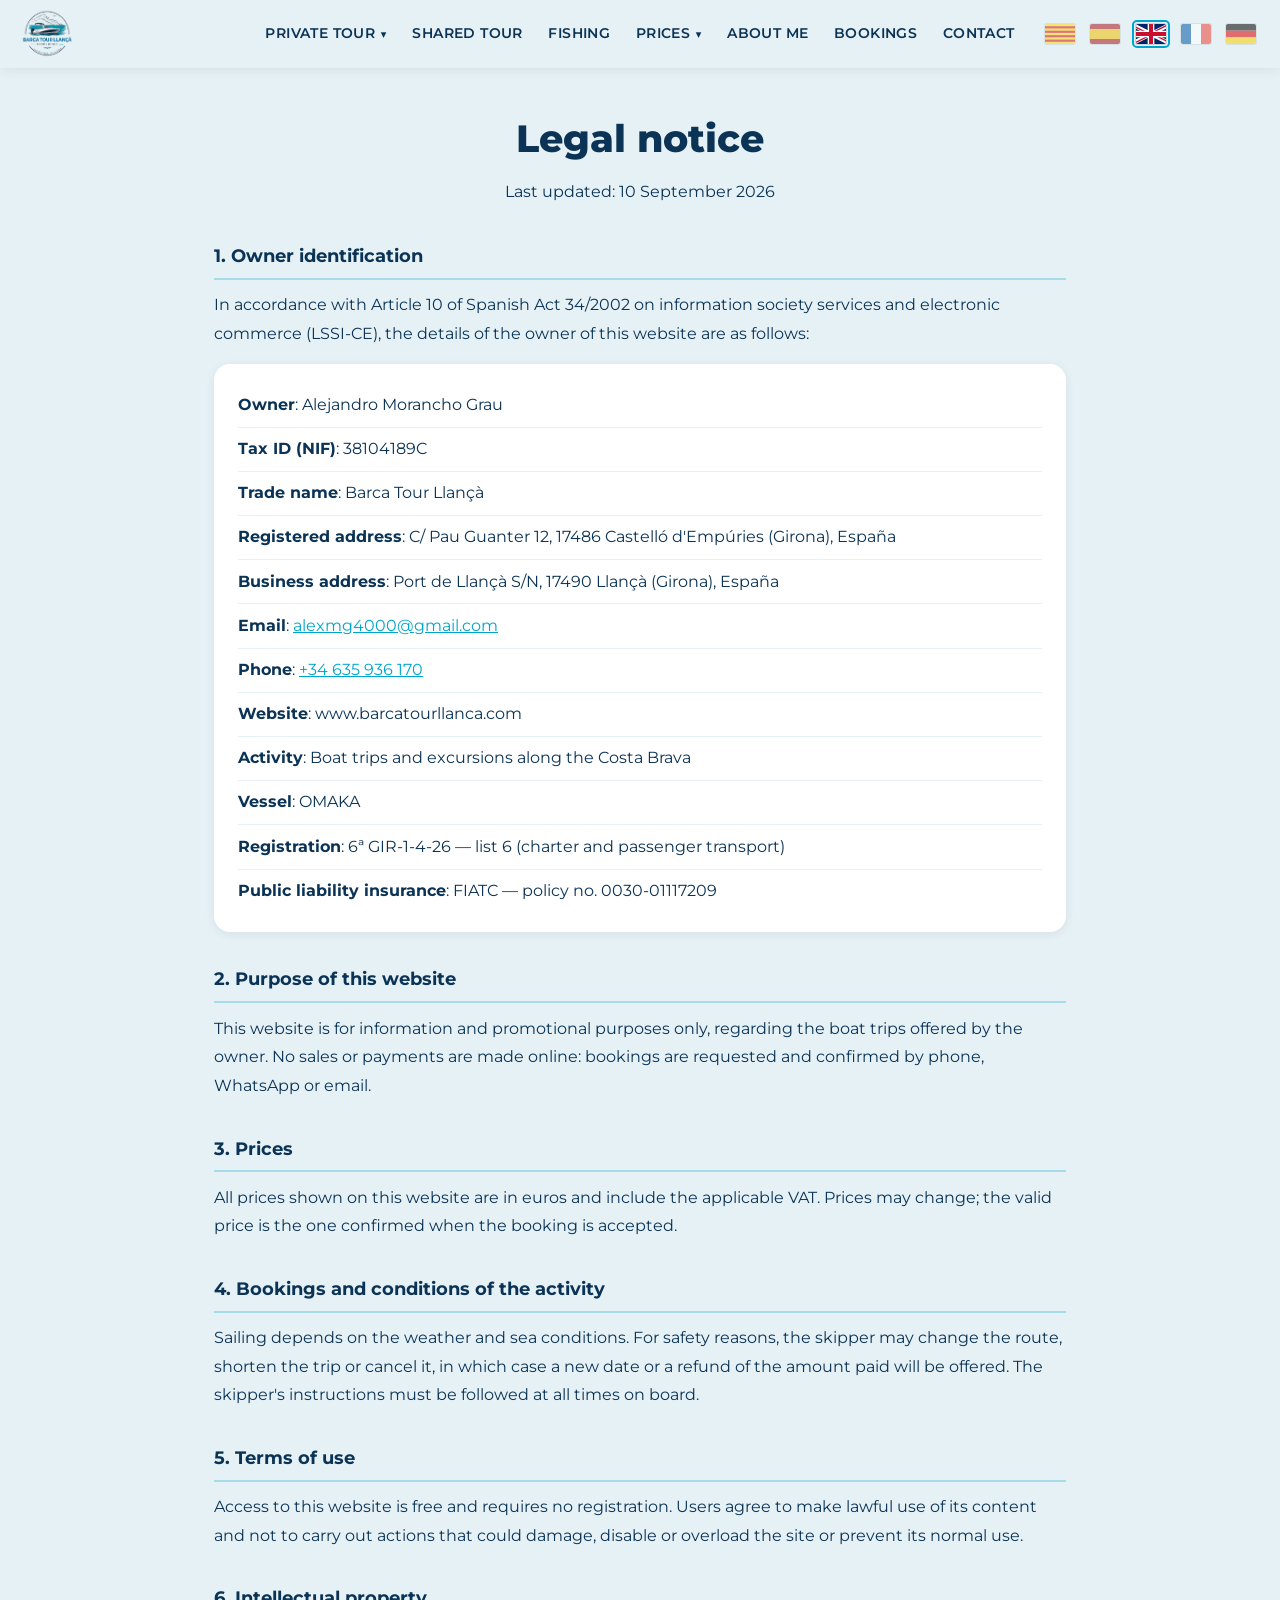
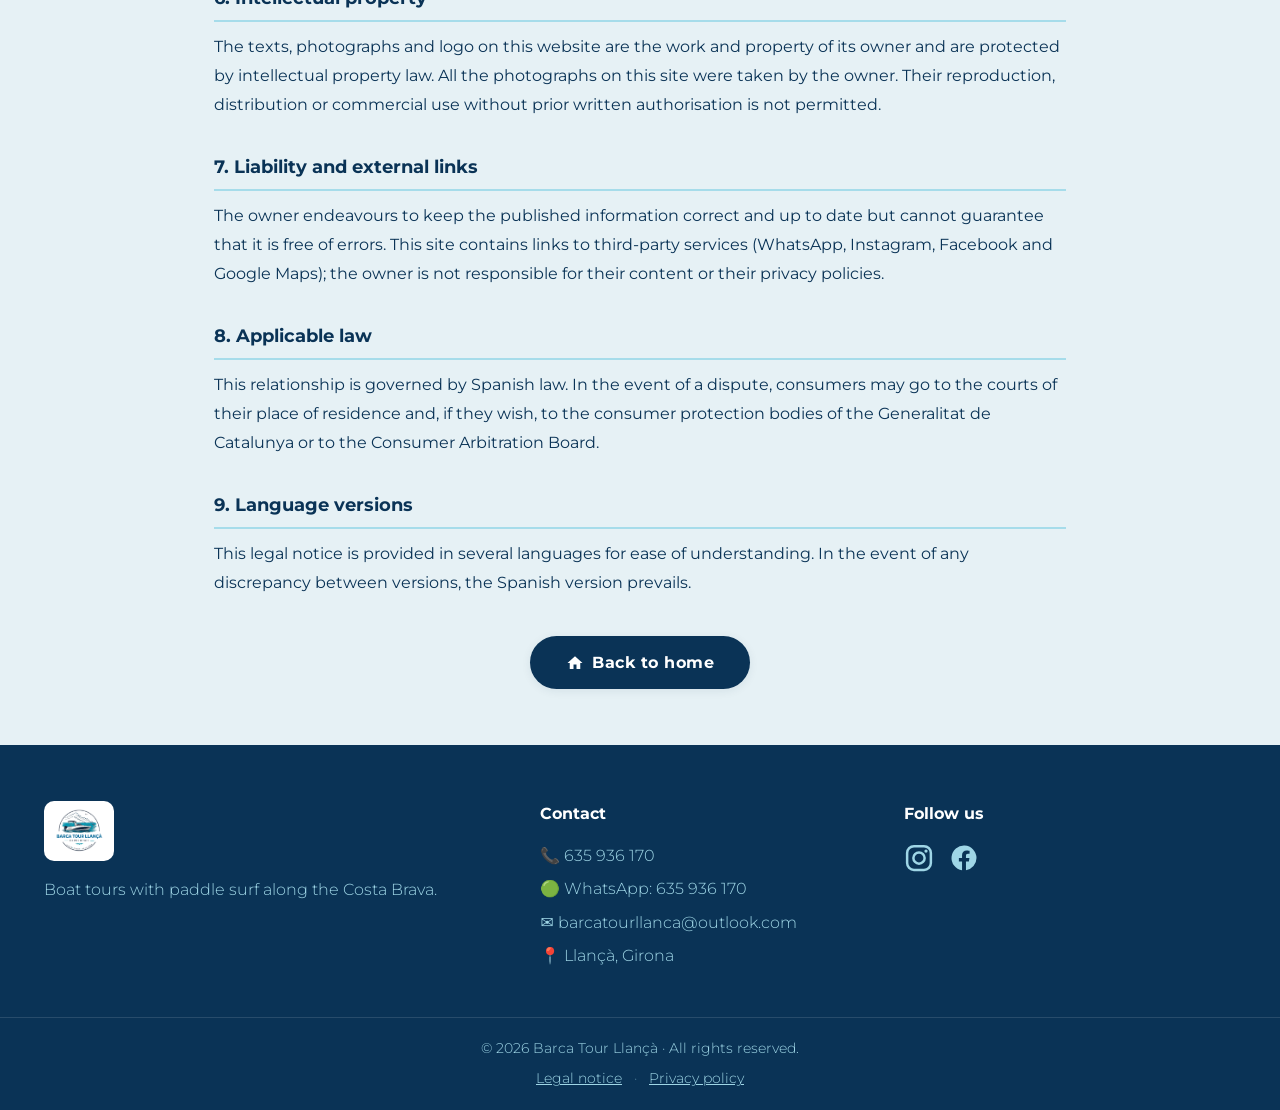
<file: avis-legal.html>
<!DOCTYPE html>
<html lang="es">
<head>
  <meta charset="UTF-8" />
  <meta name="viewport" content="width=device-width, initial-scale=1.0" />

  <!-- Icona de la pestanya del navegador (favicon) -->
  <link rel="icon" type="image/png" href="img/favicon.png" />
  <link rel="apple-touch-icon" href="img/favicon.png" />

  <!-- SEO -->
  <title>Aviso legal | Barca Tour Llançà</title>
  <meta name="description"
        content="Aviso legal e información del titular de barcatourllanca.com, conforme al artículo 10 de la Ley 34/2002 (LSSI-CE)." />
  <meta name="author" content="Barca Tour Llançà" />
  <meta name="robots" content="index, follow" />
  <link rel="canonical" href="https://www.barcatourllanca.com/avis-legal.html" />

  <!-- Tipografia Montserrat, allotjada al propi servidor -->
  <link rel="preload" href="fonts/montserrat-v31-latin-wght-normal.woff2" as="font" type="font/woff2" crossorigin />

  <link rel="stylesheet" href="css/styles.css?v=14" />
</head>

<body id="top">
  <!-- ============ ENCAPÇALAMENT (igual que la pàgina principal) ============ -->
  <header class="site-header">
    <div class="mainbar">
      <div class="mainbar-inner">
        <a class="logo-link" href="index.html#top" aria-label="Inici">
          <img class="logo" src="img/logo.png" alt="Barca Tour Llançà - excursiones en barco" />
        </a>

        <nav class="nav-row" aria-label="Principal">
          <ul class="nav-list">
            <li class="nav-item has-dropdown">
              <a href="index.html#tours" data-i18n="nav_private">TOUR PRIVADO</a>
              <ul class="dropdown">
                <li><a href="ruta.html?r=v1" data-i18n="dd_colera">Ruta Colera / Portbou</a></li>
                <li><a href="ruta.html?r=v2" data-i18n="dd_creus">Ruta Cap de Creus</a></li>
                <li><a href="ruta.html?r=v3" data-i18n="dd_personal">Tour personalizado</a></li>
                <li><a href="ruta.html?r=v4" data-i18n="dd_sunset">Tour Puesta de Sol</a></li>
              </ul>
            </li>
            <li class="nav-item"><a href="ruta.html?r=v5" data-i18n="nav_shared">TOUR COMPARTIDO</a></li>
            <li class="nav-item"><a href="ruta.html?r=v6" data-i18n="nav_fishing">PESCA</a></li>
            <li class="nav-item has-dropdown">
              <a href="index.html#tours" data-i18n="nav_prices">PRECIOS</a>
              <ul class="dropdown" data-nosnippet>
                <li><a href="index.html#tours" data-i18n="pr_2h">2 h — 190€</a></li>
                <li><a href="index.html#tours" data-i18n="pr_4h">4 h — 320€</a></li>
                <li><a href="index.html#tours" data-i18n="pr_6h">6 h — 430€</a></li>
              </ul>
            </li>
            <li class="nav-item"><a href="quisoc.html" data-i18n="nav_about">SOBRE MÍ</a></li>
            <li class="nav-item"><a href="https://wa.me/34635936170?text=Hola!%20Vull%20fer%20una%20reserva" target="_blank" rel="noopener" data-i18n="nav_bookings">RESERVAS</a></li>
            <li class="nav-item"><a href="index.html#contacte" data-i18n="nav_contact">CONTACTO</a></li>
          </ul>
        </nav>

        <div class="lang-switcher" role="group" aria-label="Language selector">
          <button class="lang-btn" data-lang="ca" title="Català"><img src="img/flags/ca.svg" alt="Català" /></button>
          <button class="lang-btn" data-lang="es" title="Español"><img src="img/flags/es.svg" alt="Español" /></button>
          <button class="lang-btn" data-lang="en" title="English"><img src="img/flags/en.svg" alt="English" /></button>
          <button class="lang-btn" data-lang="fr" title="Français"><img src="img/flags/fr.svg" alt="Français" /></button>
          <button class="lang-btn" data-lang="de" title="Deutsch"><img src="img/flags/de.svg" alt="Deutsch" /></button>
        </div>

        <button class="nav-toggle" aria-label="Menú" aria-expanded="false">
          <span></span><span></span><span></span>
        </button>

        <ul class="mobile-menu" aria-label="Menú mòbil">
          <li><a href="index.html#tours" data-i18n="nav_excursions">EXCURSIONES</a></li>
          <li><a href="quisoc.html" data-i18n="nav_about">SOBRE MÍ</a></li>
          <li><a href="https://wa.me/34635936170?text=Hola!%20Vull%20fer%20una%20reserva" target="_blank" rel="noopener" data-i18n="nav_bookings">RESERVAS</a></li>
          <li><a href="index.html#contacte" data-i18n="nav_contact">CONTACTO</a></li>
        </ul>
      </div>
    </div>
  </header>

  <!-- ============ AVÍS LEGAL ============ -->
  <main class="legal-page">
    <section class="legal">
      <h1 class="legal-title" data-i18n="al_title">Aviso legal</h1>
      <p class="legal-updated" data-i18n="legal_updated">Última actualización: 10 de septiembre de 2026</p>

      <h2 data-i18n="al_h_owner">1. Datos identificativos del titular</h2>
      <p data-i18n="al_owner_intro">En cumplimiento del artículo 10 de la Ley 34/2002, de servicios de la sociedad de la información y de comercio electrónico (LSSI-CE), se informa de los datos del titular de este sitio web:</p>
      <div class="legal-data">
        <p><strong data-i18n="al_lbl_owner">Titular</strong>: Alejandro Morancho Grau</p>
        <p><strong data-i18n="al_lbl_nif">NIF</strong>: 38104189C</p>
        <p><strong data-i18n="al_lbl_tradename">Nombre comercial</strong>: Barca Tour Llançà</p>
        <p><strong data-i18n="al_lbl_fiscal">Domicilio fiscal</strong>: C/ Pau Guanter 12, 17486 Castelló d'Empúries (Girona), España</p>
        <p><strong data-i18n="al_lbl_activity_addr">Dirección de la actividad</strong>: Port de Llançà S/N, 17490 Llançà (Girona), España</p>
        <p><strong data-i18n="al_lbl_email">Correo electrónico</strong>: <a href="mailto:alexmg4000@gmail.com">alexmg4000@gmail.com</a></p>
        <p><strong data-i18n="al_lbl_phone">Teléfono</strong>: <a href="tel:+34635936170">+34 635 936 170</a></p>
        <p><strong data-i18n="al_lbl_site">Sitio web</strong>: www.barcatourllanca.com</p>
        <p><strong data-i18n="al_lbl_activity">Actividad</strong>: <span data-i18n="al_activity">Excursiones y paseos en embarcación por la Costa Brava</span></p>
        <p><strong data-i18n="al_lbl_boat">Embarcación</strong>: OMAKA</p>
        <p><strong data-i18n="al_lbl_reg">Matrícula</strong>: 6ª GIR-1-4-26 — <span data-i18n="al_boat_list">lista 6ª (chárter y transporte de pasajeros)</span></p>
        <p><strong data-i18n="al_lbl_insurance">Seguro de responsabilidad civil</strong>: FIATC — <span data-i18n="al_lbl_policy">póliza</span> 0030-01117209</p>
      </div>

      <h2 data-i18n="al_h_object">2. Objeto del sitio web</h2>
      <p data-i18n="al_object">Este sitio web tiene una finalidad exclusivamente informativa y de promoción de las excursiones en barca ofrecidas por el titular. No se realizan ventas ni pagos en línea: las reservas se solicitan y se confirman por teléfono, WhatsApp o correo electrónico.</p>

      <h2 data-i18n="al_h_prices">3. Precios</h2>
      <p data-i18n="al_prices">Todos los precios que aparecen en este sitio web están expresados en euros e incluyen el IVA aplicable. Los precios pueden variar; el precio válido es el que se confirme en el momento de aceptar la reserva.</p>

      <h2 data-i18n="al_h_booking">4. Reservas y condiciones de la actividad</h2>
      <p data-i18n="al_booking">La navegación depende de las condiciones meteorológicas y del estado del mar. Por motivos de seguridad, el patrón puede modificar el itinerario, acortar la salida o cancelarla, ofreciendo en ese caso un cambio de fecha o la devolución del importe abonado. A bordo deben seguirse en todo momento las instrucciones del patrón.</p>

      <h2 data-i18n="al_h_use">5. Condiciones de uso</h2>
      <p data-i18n="al_use">El acceso a este sitio web es gratuito y no requiere registro. Quien acceda se compromete a hacer un uso lícito de sus contenidos y a no realizar acciones que puedan dañar, inutilizar o sobrecargar el sitio o impedir su uso normal.</p>

      <h2 data-i18n="al_h_ip">6. Propiedad intelectual</h2>
      <p data-i18n="al_ip">Los textos, fotografías y logotipo de este sitio web son obra y propiedad de su titular, y están protegidos por la normativa de propiedad intelectual. Todas las fotografías del sitio han sido realizadas por el propio titular. No se permite su reproducción, distribución ni uso comercial sin autorización previa y por escrito.</p>

      <h2 data-i18n="al_h_liability">7. Responsabilidad y enlaces externos</h2>
      <p data-i18n="al_liability">El titular procura que la información publicada sea correcta y esté actualizada, pero no puede garantizar que esté libre de errores. Este sitio contiene enlaces a servicios de terceros (WhatsApp, Instagram, Facebook y Google Maps); el titular no se responsabiliza de sus contenidos ni de sus políticas de privacidad.</p>

      <h2 data-i18n="al_h_law">8. Legislación aplicable</h2>
      <p data-i18n="al_law">Esta relación se rige por la legislación española. En caso de conflicto, la persona consumidora podrá dirigirse a los juzgados de su domicilio y, si lo desea, a los organismos de consumo de la Generalitat de Catalunya o a la Junta Arbitral de Consumo.</p>

      <h2 data-i18n="al_h_lang">9. Versiones idiomáticas</h2>
      <p data-i18n="al_lang">Este aviso legal se ofrece en varios idiomas para facilitar su comprensión. En caso de discrepancia entre versiones, prevalece la versión en castellano.</p>

      <div class="home-cta">
        <a class="btn-home" href="index.html#top">
          <svg class="btn-home-ico" viewBox="0 0 24 24" width="18" height="18" fill="currentColor" aria-hidden="true"><path d="M10 20v-6h4v6h5v-8h3L12 3 2 12h3v8z"/></svg>
          <span data-i18n="back_home">Volver al inicio</span>
        </a>
      </div>
    </section>
  </main>

  <!-- ============ PEU DE PÀGINA (igual que la principal) ============ -->
  <footer id="contacte" class="site-footer">
    <div class="footer-inner">
      <div class="footer-col">
        <a href="index.html#top" aria-label="Inici">
          <img class="footer-logo" src="img/logo.png" alt="Barca Tour Llançà - excursiones en barco" />
        </a>
        <p data-i18n="footer_tagline">Tours en barca con paddle surf por la Costa Brava.</p>
      </div>
      <div class="footer-col">
        <h4 data-i18n="footer_contact_title">Contacto</h4>
        <p>📞 <a href="tel:+34635936170">635 936 170</a></p>
        <p>🟢 <a href="https://wa.me/34635936170" target="_blank" rel="noopener">WhatsApp: 635 936 170</a></p>
        <p>✉️ <a href="mailto:barcatourllanca@outlook.com">barcatourllanca@outlook.com</a></p>
        <p>📍 <a href="https://www.google.com/maps/search/?api=1&query=Port+de+Llan%C3%A7%C3%A0,+Girona,+Espanya" target="_blank" rel="noopener"><span data-i18n="footer_address">Port de Llançà S/N</span></a></p>
      </div>
      <div class="footer-col">
        <h4 data-i18n="footer_follow_title">Síguenos</h4>
        <div class="social">
          <a href="https://instagram.com/barcatourllanca" target="_blank" rel="noopener" aria-label="Instagram">
            <svg viewBox="0 0 24 24" fill="none" stroke="currentColor" stroke-width="2" aria-hidden="true">
              <rect x="2.5" y="2.5" width="19" height="19" rx="5.5" />
              <circle cx="12" cy="12" r="4.5" />
              <circle cx="17.6" cy="6.4" r="1.3" fill="currentColor" stroke="none" />
            </svg>
          </a>
          <a href="https://www.facebook.com/profile.php?id=61590834710338" target="_blank" rel="noopener" aria-label="Facebook">
            <svg viewBox="0 0 24 24" fill="currentColor" aria-hidden="true">
              <path d="M22 12a10 10 0 1 0-11.56 9.88v-6.99H7.9V12h2.54V9.85c0-2.5 1.49-3.89 3.78-3.89 1.09 0 2.24.2 2.24.2v2.46h-1.26c-1.24 0-1.63.77-1.63 1.56V12h2.78l-.44 2.89h-2.34v6.99A10 10 0 0 0 22 12z" />
            </svg>
          </a>
        </div>
      </div>
    </div>
    <div class="footer-bottom">
      <p>© <span id="year"></span> Barca Tour Llançà · <span data-i18n="footer_rights">Todos los derechos reservados.</span></p>
      <p class="footer-legal">
        <a href="avis-legal.html" data-i18n="footer_legal">Aviso legal</a>
        <span class="sep">·</span>
        <a href="politica-privacitat.html" data-i18n="footer_privacy">Política de privacidad</a>
      </p>
    </div>
  </footer>

  <script src="js/i18n.js?v=20"></script>
</body>
</html>
</file>
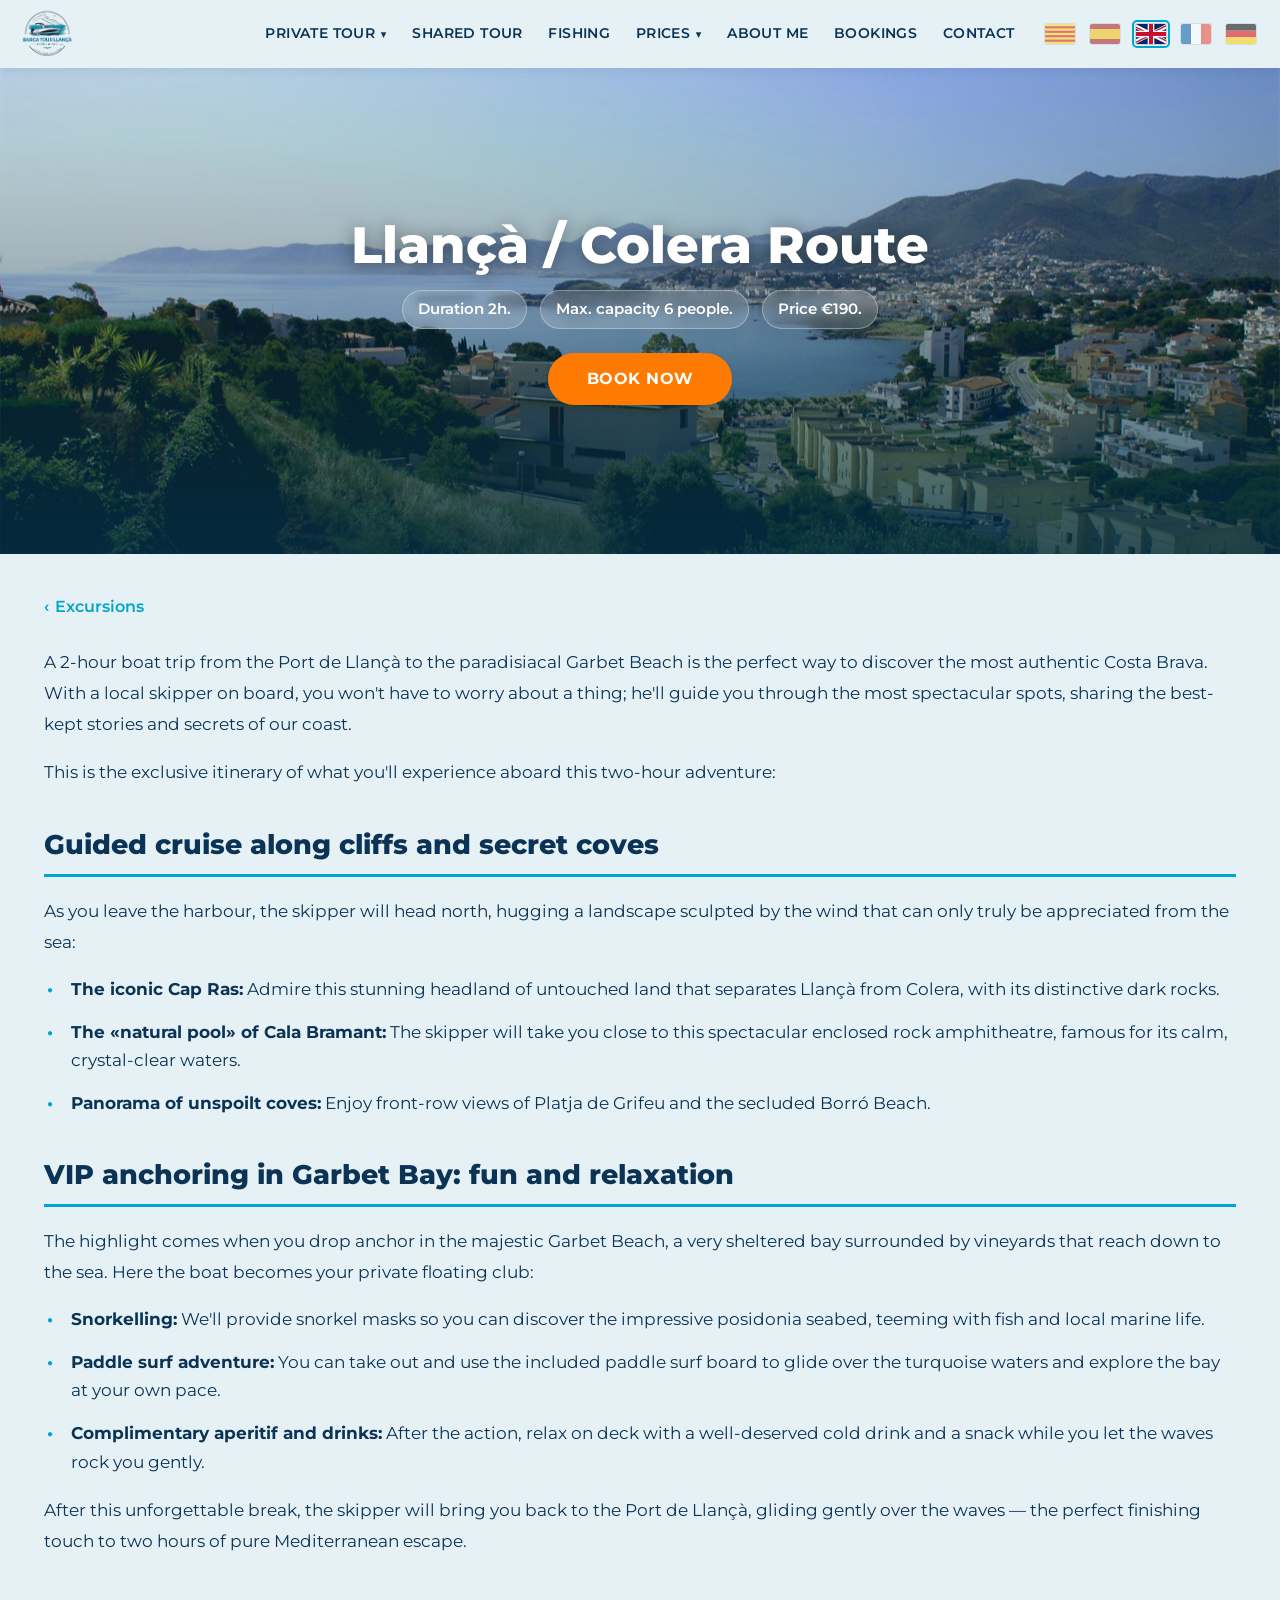
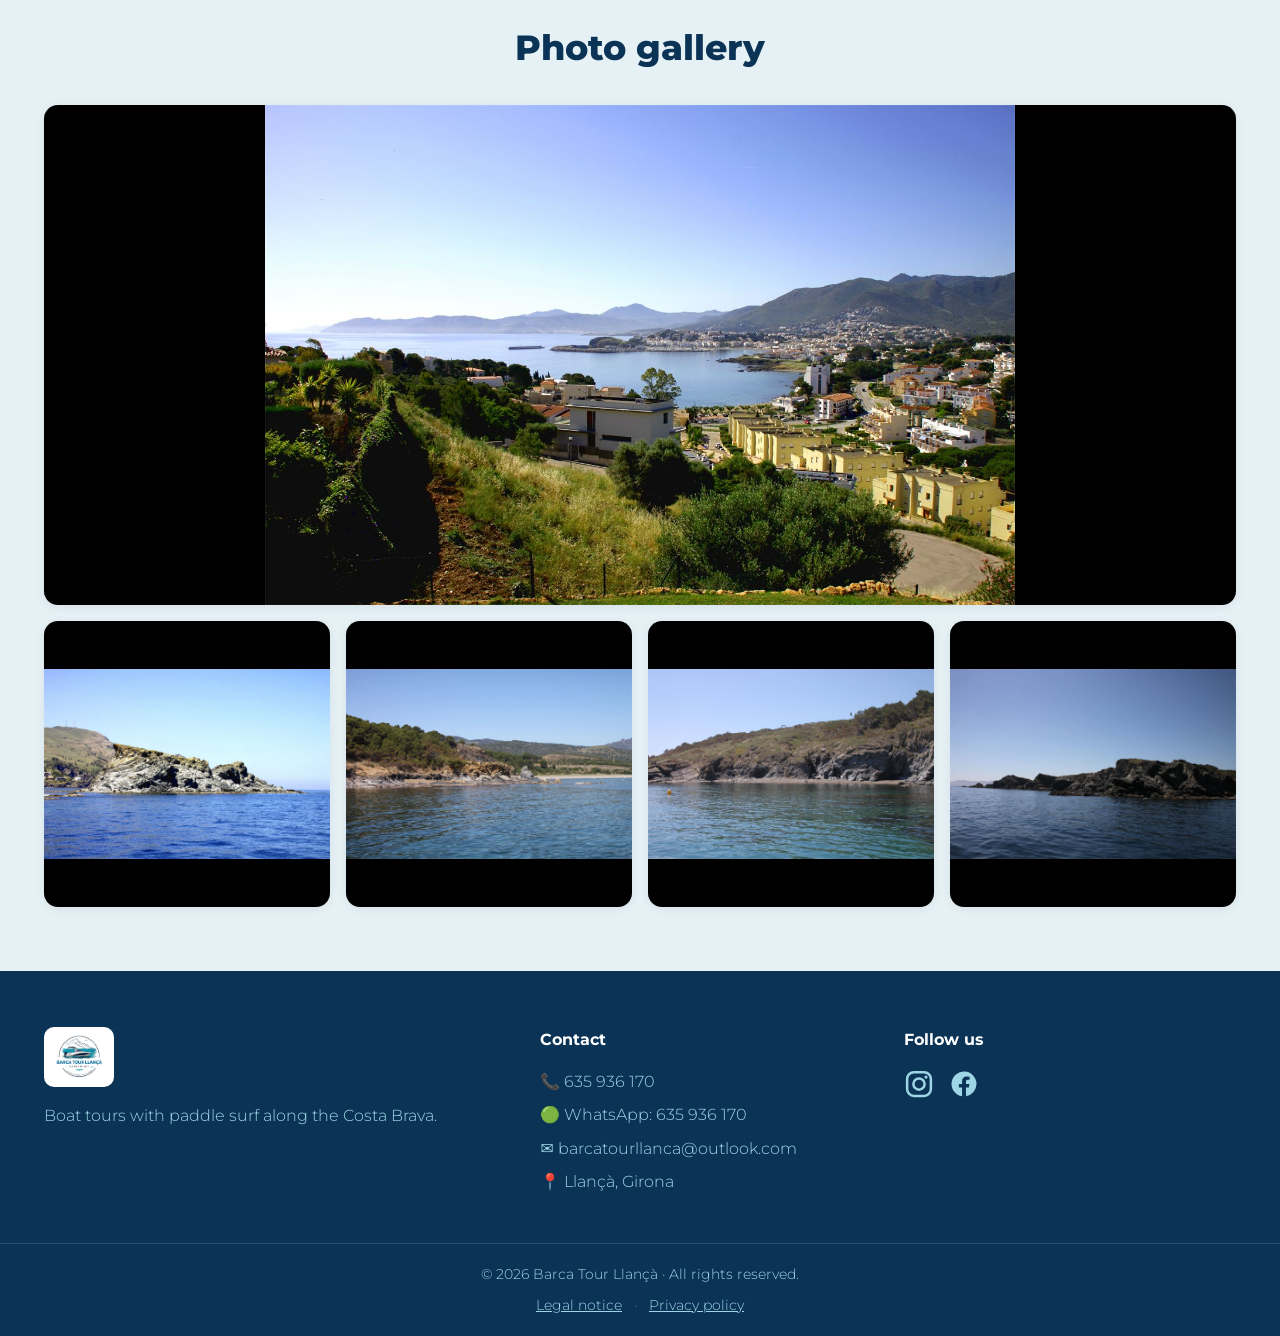
<file: pesca.html>
<!DOCTYPE html>
<html lang="es">
<head>
  <meta charset="UTF-8" />
  <meta name="viewport" content="width=device-width, initial-scale=1.0" />

  <!-- Icona de la pestanya del navegador (favicon) -->
  <link rel="icon" type="image/png" href="img/favicon.png" />
  <link rel="apple-touch-icon" href="img/favicon.png" />

  <!-- SEO (el títol i la descripció s'actualitzen segons la ruta amb JS) -->
  <title>Salidas de pesca | Barca Tour Llançà</title>
  <meta name="description"
        content="Descubre nuestras rutas en barca por la Costa Brava y Cap de Creus desde Llançà: calas de aguas cristalinas, paddle surf y snorkel." />
  <meta name="author" content="Barca Tour Llançà" />
  <meta name="robots" content="index, follow" />
  <link rel="canonical" href="https://www.barcatourllanca.com/pesca" />

  <!-- Open Graph -->
  <meta property="og:type" content="article" />
  <meta property="og:title" content="Salidas de pesca | Barca Tour Llançà" />
  <meta property="og:description" content="Rutas en barca por la Costa Brava y Cap de Creus desde Llançà." />
  <meta property="og:image" content="https://www.barcatourllanca.com/img/fondo.jpg" />
  <meta property="og:locale" content="es_ES" />
  <meta name="twitter:card" content="summary_large_image" />

  <!-- Tipografia Montserrat, allotjada al propi servidor -->
  <link rel="preload" href="fonts/montserrat-v31-latin-wght-normal.woff2" as="font" type="font/woff2" crossorigin />

  <link rel="stylesheet" href="css/styles.css?v=14" />
</head>

<body id="top">
  <!-- ============ ENCAPÇALAMENT (igual que la pàgina principal) ============ -->
  <header class="site-header">
    <div class="mainbar">
      <div class="mainbar-inner">
        <a class="logo-link" href="index.html#top" aria-label="Inici">
          <img class="logo" src="img/logo.png" alt="Barca Tour Llançà - excursiones en barco" />
        </a>

        <nav class="nav-row" aria-label="Principal">
          <ul class="nav-list">
            <li class="nav-item has-dropdown">
              <a href="index.html#tours" data-i18n="nav_private">TOUR PRIVADO</a>
              <ul class="dropdown">
                <li><a href="/ruta-llanca-colera" data-i18n="dd_colera">Ruta Colera / Portbou</a></li>
                <li><a href="/ruta-cap-de-creus" data-i18n="dd_creus">Ruta Cap de Creus</a></li>
                <li><a href="/ruta-personalizada" data-i18n="dd_personal">Tour personalizado</a></li>
                <li><a href="/ruta-puesta-de-sol" data-i18n="dd_sunset">Tour Puesta de Sol</a></li>
              </ul>
            </li>
            <li class="nav-item"><a href="/tour-compartido" data-i18n="nav_shared">TOUR COMPARTIDO</a></li>
            <li class="nav-item"><a href="/pesca" data-i18n="nav_fishing">PESCA</a></li>
            <li class="nav-item has-dropdown">
              <a href="index.html#tours" data-i18n="nav_prices">PRECIOS</a>
              <ul class="dropdown" data-nosnippet>
                <li><a href="index.html#tours" data-i18n="pr_2h">2 h — 190€</a></li>
                <li><a href="index.html#tours" data-i18n="pr_4h">4 h — 320€</a></li>
                <li><a href="index.html#tours" data-i18n="pr_6h">6 h — 430€</a></li>
              </ul>
            </li>
            <li class="nav-item"><a href="quisoc.html" data-i18n="nav_about">SOBRE MÍ</a></li>
            <li class="nav-item"><a href="https://wa.me/34635936170?text=Hola!%20Vull%20fer%20una%20reserva" target="_blank" rel="noopener" data-i18n="nav_bookings">RESERVAS</a></li>
            <li class="nav-item"><a href="index.html#contacte" data-i18n="nav_contact">CONTACTO</a></li>
          </ul>
        </nav>

        <div class="lang-switcher" role="group" aria-label="Language selector">
          <button class="lang-btn" data-lang="ca" title="Català"><img src="img/flags/ca.svg" alt="Català" /></button>
          <button class="lang-btn" data-lang="es" title="Español"><img src="img/flags/es.svg" alt="Español" /></button>
          <button class="lang-btn" data-lang="en" title="English"><img src="img/flags/en.svg" alt="English" /></button>
          <button class="lang-btn" data-lang="fr" title="Français"><img src="img/flags/fr.svg" alt="Français" /></button>
          <button class="lang-btn" data-lang="de" title="Deutsch"><img src="img/flags/de.svg" alt="Deutsch" /></button>
        </div>

        <button class="nav-toggle" aria-label="Menú" aria-expanded="false">
          <span></span><span></span><span></span>
        </button>

        <ul class="mobile-menu" aria-label="Menú mòbil">
          <li><a href="index.html#tours" data-i18n="nav_excursions">EXCURSIONES</a></li>
          <li><a href="quisoc.html" data-i18n="nav_about">SOBRE MÍ</a></li>
          <li><a href="https://wa.me/34635936170?text=Hola!%20Vull%20fer%20una%20reserva" target="_blank" rel="noopener" data-i18n="nav_bookings">RESERVAS</a></li>
          <li><a href="index.html#contacte" data-i18n="nav_contact">CONTACTO</a></li>
        </ul>
      </div>
    </div>
  </header>

  <!-- ============ DETALL DE LA RUTA ============ -->
  <main class="route-detail">
    <!-- Capçalera amb la primera foto de fons -->
    <section class="route-hero">
      <div class="route-hero-inner">
        <h1 class="route-title"></h1>
        <ul class="route-meta"></ul>
        <a class="btn-reserve route-cta" target="_blank" rel="noopener" data-i18n="reserve_now">RESERVA AHORA</a>
      </div>
    </section>

    <!-- Descripció -->
    <article class="route-body reveal">
      <a class="route-back" href="index.html#tours">&#8249; <span data-i18n="route_back">Excursiones</span></a>
      <div class="route-desc"></div>
    </article>

    <!-- Galeria amb totes les fotos de la ruta -->
    <section class="route-gallery-section reveal">
      <h2 class="route-gallery-title"></h2>
      <div class="photo-gallery"></div>
    </section>
  </main>

  <!-- ============ PEU DE PÀGINA (igual que la principal) ============ -->
  <footer id="contacte" class="site-footer">
    <div class="footer-inner">
      <div class="footer-col">
        <a href="index.html#top" aria-label="Inici">
          <img class="footer-logo" src="img/logo.png" alt="Barca Tour Llançà - excursiones en barco" />
        </a>
        <p data-i18n="footer_tagline">Tours en barca con paddle surf por la Costa Brava.</p>
      </div>
      <div class="footer-col">
        <h4 data-i18n="footer_contact_title">Contacto</h4>
        <p>📞 <a href="tel:+34635936170">635 936 170</a></p>
        <p>🟢 <a href="https://wa.me/34635936170" target="_blank" rel="noopener">WhatsApp: 635 936 170</a></p>
        <p>✉️ <a href="mailto:barcatourllanca@outlook.com">barcatourllanca@outlook.com</a></p>
        <p>📍 <a href="https://www.google.com/maps/search/?api=1&query=Port+de+Llan%C3%A7%C3%A0,+Girona,+Espanya" target="_blank" rel="noopener"><span data-i18n="footer_address">Port de Llançà S/N</span></a></p>
      </div>
      <div class="footer-col">
        <h4 data-i18n="footer_follow_title">Síguenos</h4>
        <div class="social">
          <a href="https://instagram.com/barcatourllanca" target="_blank" rel="noopener" aria-label="Instagram">
            <svg viewBox="0 0 24 24" fill="none" stroke="currentColor" stroke-width="2" aria-hidden="true">
              <rect x="2.5" y="2.5" width="19" height="19" rx="5.5" />
              <circle cx="12" cy="12" r="4.5" />
              <circle cx="17.6" cy="6.4" r="1.3" fill="currentColor" stroke="none" />
            </svg>
          </a>
          <a href="https://www.facebook.com/profile.php?id=61590834710338" target="_blank" rel="noopener" aria-label="Facebook">
            <svg viewBox="0 0 24 24" fill="currentColor" aria-hidden="true">
              <path d="M22 12a10 10 0 1 0-11.56 9.88v-6.99H7.9V12h2.54V9.85c0-2.5 1.49-3.89 3.78-3.89 1.09 0 2.24.2 2.24.2v2.46h-1.26c-1.24 0-1.63.77-1.63 1.56V12h2.78l-.44 2.89h-2.34v6.99A10 10 0 0 0 22 12z" />
            </svg>
          </a>
        </div>
      </div>
    </div>
    <div class="footer-bottom">
      <p>© <span id="year"></span> Barca Tour Llançà · <span data-i18n="footer_rights">Todos los derechos reservados.</span></p>
      <p class="footer-legal">
        <a href="avis-legal.html" data-i18n="footer_legal">Aviso legal</a>
        <span class="sep">·</span>
        <a href="politica-privacitat.html" data-i18n="footer_privacy">Política de privacidad</a>
      </p>
    </div>
  </footer>

  <script src="js/i18n.js?v=20"></script>
  <script src="js/routes.js?v=9"></script>
</body>
</html>
</file>
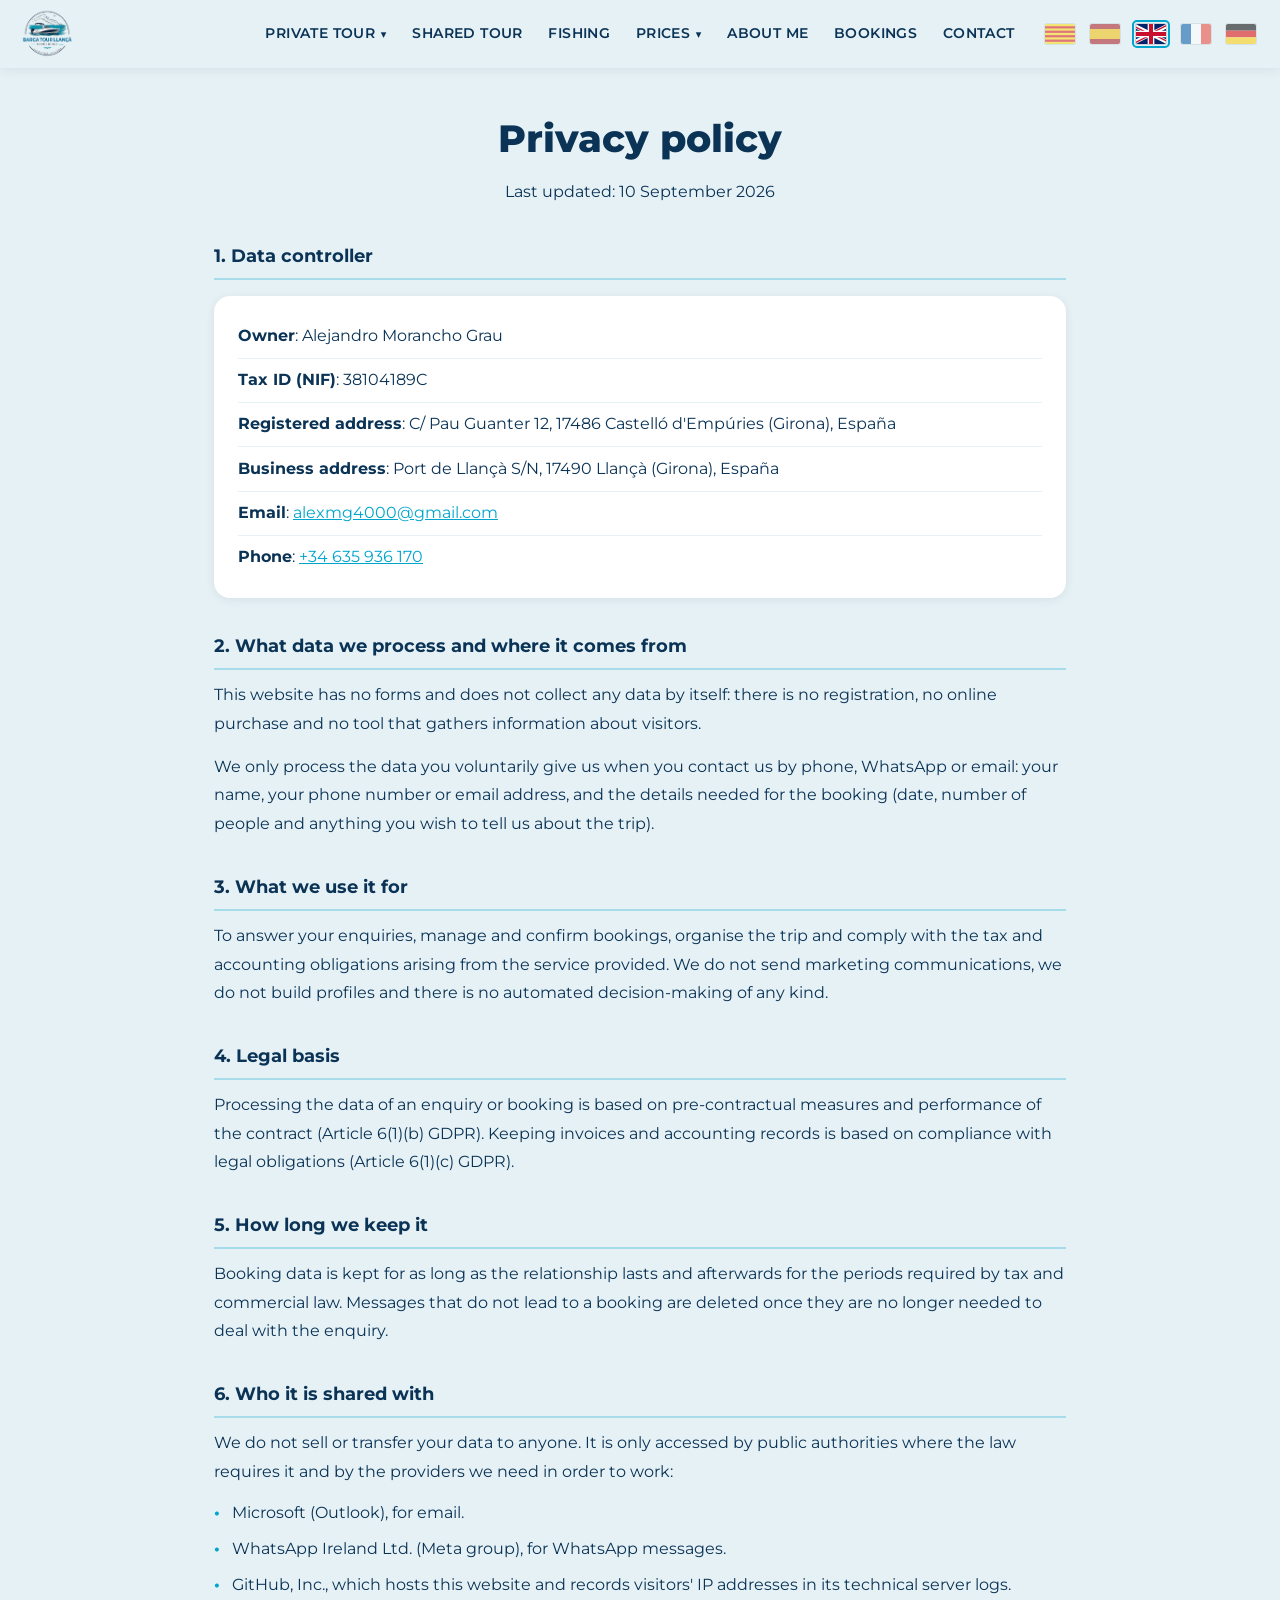
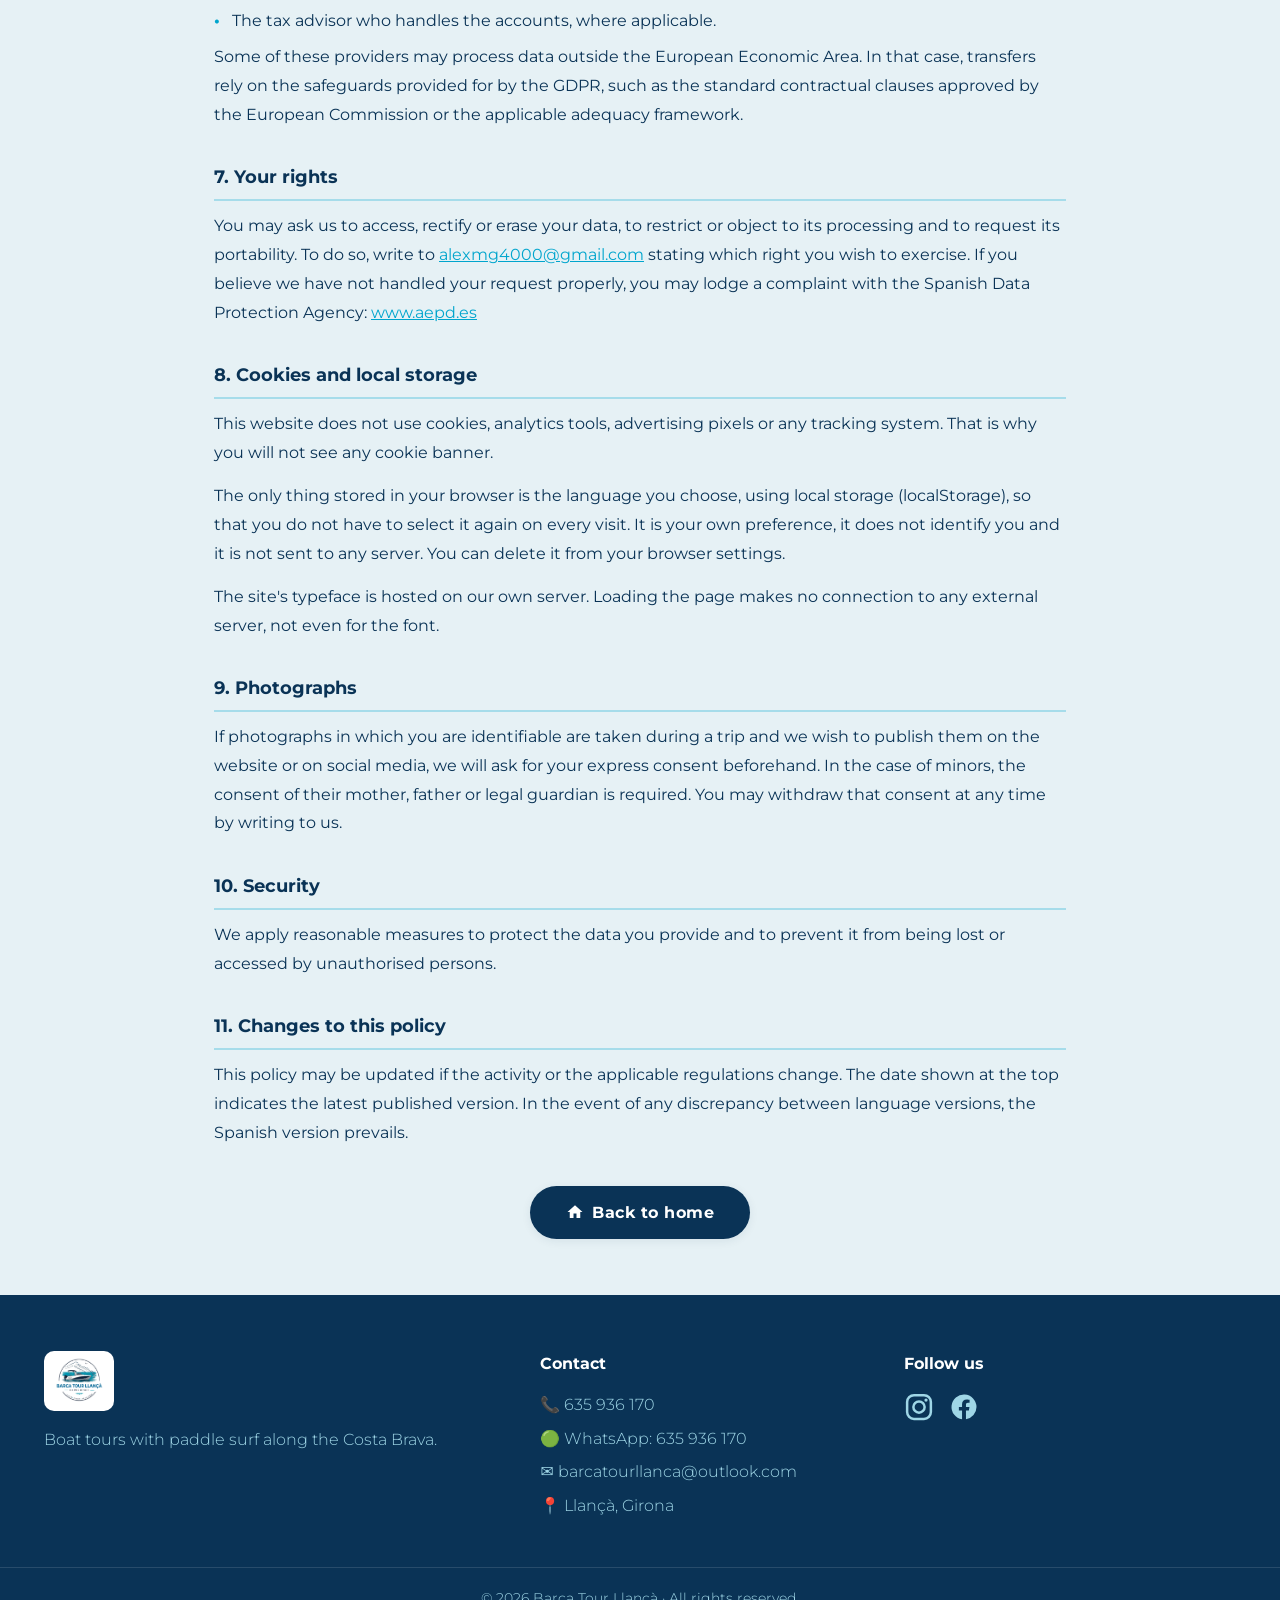
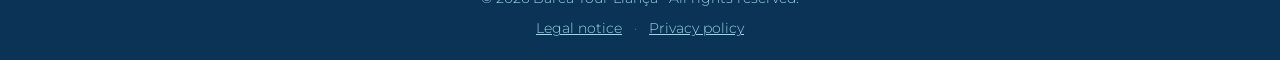
<file: politica-privacitat.html>
<!DOCTYPE html>
<html lang="es">
<head>
  <meta charset="UTF-8" />
  <meta name="viewport" content="width=device-width, initial-scale=1.0" />

  <!-- Icona de la pestanya del navegador (favicon) -->
  <link rel="icon" type="image/png" href="img/favicon.png" />
  <link rel="apple-touch-icon" href="img/favicon.png" />

  <!-- SEO -->
  <title>Política de privacidad | Barca Tour Llançà</title>
  <meta name="description"
        content="Política de privacidad de barcatourllanca.com: qué datos tratamos, para qué, durante cuánto tiempo y cómo ejercer tus derechos." />
  <meta name="author" content="Barca Tour Llançà" />
  <meta name="robots" content="index, follow" />
  <link rel="canonical" href="https://www.barcatourllanca.com/politica-privacitat.html" />

  <!-- Tipografia Montserrat, allotjada al propi servidor -->
  <link rel="preload" href="fonts/montserrat-v31-latin-wght-normal.woff2" as="font" type="font/woff2" crossorigin />

  <link rel="stylesheet" href="css/styles.css?v=14" />
</head>

<body id="top">
  <!-- ============ ENCAPÇALAMENT (igual que la pàgina principal) ============ -->
  <header class="site-header">
    <div class="mainbar">
      <div class="mainbar-inner">
        <a class="logo-link" href="index.html#top" aria-label="Inici">
          <img class="logo" src="img/logo.png" alt="Barca Tour Llançà - excursiones en barco" />
        </a>

        <nav class="nav-row" aria-label="Principal">
          <ul class="nav-list">
            <li class="nav-item has-dropdown">
              <a href="index.html#tours" data-i18n="nav_private">TOUR PRIVADO</a>
              <ul class="dropdown">
                <li><a href="ruta.html?r=v1" data-i18n="dd_colera">Ruta Colera / Portbou</a></li>
                <li><a href="ruta.html?r=v2" data-i18n="dd_creus">Ruta Cap de Creus</a></li>
                <li><a href="ruta.html?r=v3" data-i18n="dd_personal">Tour personalizado</a></li>
                <li><a href="ruta.html?r=v4" data-i18n="dd_sunset">Tour Puesta de Sol</a></li>
              </ul>
            </li>
            <li class="nav-item"><a href="ruta.html?r=v5" data-i18n="nav_shared">TOUR COMPARTIDO</a></li>
            <li class="nav-item"><a href="ruta.html?r=v6" data-i18n="nav_fishing">PESCA</a></li>
            <li class="nav-item has-dropdown">
              <a href="index.html#tours" data-i18n="nav_prices">PRECIOS</a>
              <ul class="dropdown" data-nosnippet>
                <li><a href="index.html#tours" data-i18n="pr_2h">2 h — 190€</a></li>
                <li><a href="index.html#tours" data-i18n="pr_4h">4 h — 320€</a></li>
                <li><a href="index.html#tours" data-i18n="pr_6h">6 h — 430€</a></li>
              </ul>
            </li>
            <li class="nav-item"><a href="quisoc.html" data-i18n="nav_about">SOBRE MÍ</a></li>
            <li class="nav-item"><a href="https://wa.me/34635936170?text=Hola!%20Vull%20fer%20una%20reserva" target="_blank" rel="noopener" data-i18n="nav_bookings">RESERVAS</a></li>
            <li class="nav-item"><a href="index.html#contacte" data-i18n="nav_contact">CONTACTO</a></li>
          </ul>
        </nav>

        <div class="lang-switcher" role="group" aria-label="Language selector">
          <button class="lang-btn" data-lang="ca" title="Català"><img src="img/flags/ca.svg" alt="Català" /></button>
          <button class="lang-btn" data-lang="es" title="Español"><img src="img/flags/es.svg" alt="Español" /></button>
          <button class="lang-btn" data-lang="en" title="English"><img src="img/flags/en.svg" alt="English" /></button>
          <button class="lang-btn" data-lang="fr" title="Français"><img src="img/flags/fr.svg" alt="Français" /></button>
          <button class="lang-btn" data-lang="de" title="Deutsch"><img src="img/flags/de.svg" alt="Deutsch" /></button>
        </div>

        <button class="nav-toggle" aria-label="Menú" aria-expanded="false">
          <span></span><span></span><span></span>
        </button>

        <ul class="mobile-menu" aria-label="Menú mòbil">
          <li><a href="index.html#tours" data-i18n="nav_excursions">EXCURSIONES</a></li>
          <li><a href="quisoc.html" data-i18n="nav_about">SOBRE MÍ</a></li>
          <li><a href="https://wa.me/34635936170?text=Hola!%20Vull%20fer%20una%20reserva" target="_blank" rel="noopener" data-i18n="nav_bookings">RESERVAS</a></li>
          <li><a href="index.html#contacte" data-i18n="nav_contact">CONTACTO</a></li>
        </ul>
      </div>
    </div>
  </header>

  <!-- ============ POLÍTICA DE PRIVACITAT ============ -->
  <main class="legal-page">
    <section class="legal">
      <h1 class="legal-title" data-i18n="pp_title">Política de privacidad</h1>
      <p class="legal-updated" data-i18n="legal_updated">Última actualización: 10 de septiembre de 2026</p>

      <h2 data-i18n="pp_h_resp">1. Responsable del tratamiento</h2>
      <div class="legal-data">
        <p><strong data-i18n="al_lbl_owner">Titular</strong>: Alejandro Morancho Grau</p>
        <p><strong data-i18n="al_lbl_nif">NIF</strong>: 38104189C</p>
        <p><strong data-i18n="al_lbl_fiscal">Domicilio fiscal</strong>: C/ Pau Guanter 12, 17486 Castelló d'Empúries (Girona), España</p>
        <p><strong data-i18n="al_lbl_activity_addr">Dirección de la actividad</strong>: Port de Llançà S/N, 17490 Llançà (Girona), España</p>
        <p><strong data-i18n="al_lbl_email">Correo electrónico</strong>: <a href="mailto:alexmg4000@gmail.com">alexmg4000@gmail.com</a></p>
        <p><strong data-i18n="al_lbl_phone">Teléfono</strong>: <a href="tel:+34635936170">+34 635 936 170</a></p>
      </div>

      <h2 data-i18n="pp_h_data">2. Qué datos tratamos y de dónde salen</h2>
      <p data-i18n="pp_data1">Este sitio web no tiene formularios y no recoge datos por sí mismo: no hay registro, ni compra en línea, ni ninguna herramienta que recopile información sobre quien lo visita.</p>
      <p data-i18n="pp_data2">Solo tratamos los datos que nos facilitas voluntariamente cuando contactas con nosotros por teléfono, WhatsApp o correo electrónico: tu nombre, tu teléfono o correo y los datos necesarios para la reserva (fecha, número de personas y lo que quieras contarnos sobre la salida).</p>

      <h2 data-i18n="pp_h_purpose">3. Para qué los usamos</h2>
      <p data-i18n="pp_purpose">Para responder a tus consultas, gestionar y confirmar las reservas, organizar la salida y cumplir con las obligaciones fiscales y contables derivadas del servicio prestado. No hacemos envíos comerciales ni elaboramos perfiles, y no hay decisiones automatizadas de ningún tipo.</p>

      <h2 data-i18n="pp_h_legal">4. Base legal</h2>
      <p data-i18n="pp_legal">El tratamiento de los datos de una consulta o reserva se basa en la aplicación de medidas precontractuales y en la ejecución del contrato (artículo 6.1.b del RGPD). La conservación de facturas y registros contables se basa en el cumplimiento de obligaciones legales (artículo 6.1.c del RGPD).</p>

      <h2 data-i18n="pp_h_time">5. Cuánto tiempo los conservamos</h2>
      <p data-i18n="pp_time">Los datos de una reserva se conservan mientras dura la relación y después durante los plazos que exige la normativa fiscal y mercantil. Los mensajes que no acaban en reserva se eliminan cuando dejan de ser necesarios para atender la consulta.</p>

      <h2 data-i18n="pp_h_share">6. Con quién se comparten</h2>
      <p data-i18n="pp_share">No vendemos ni cedemos tus datos a nadie. Solo acceden a ellos las administraciones públicas cuando la ley lo exige y los proveedores necesarios para poder trabajar:</p>
      <ul>
        <li data-i18n="pp_share_l1">Microsoft (Outlook), para el correo electrónico.</li>
        <li data-i18n="pp_share_l2">WhatsApp Ireland Ltd. (grupo Meta), para los mensajes de WhatsApp.</li>
        <li data-i18n="pp_share_l3">GitHub, Inc., que aloja este sitio web y registra la dirección IP de las visitas en sus registros técnicos de servidor.</li>
        <li data-i18n="pp_share_l4">La asesoría fiscal que lleva la contabilidad, cuando corresponde.</li>
      </ul>
      <p data-i18n="pp_share2">Algunos de estos proveedores pueden tratar datos fuera del Espacio Económico Europeo. En ese caso, las transferencias se amparan en las garantías que prevé el RGPD, como las cláusulas contractuales tipo aprobadas por la Comisión Europea o el marco de adecuación aplicable.</p>

      <h2 data-i18n="pp_h_rights">7. Tus derechos</h2>
      <p><span data-i18n="pp_rights1">Puedes pedirnos acceder a tus datos, rectificarlos, suprimirlos, limitar u oponerte a su tratamiento y solicitar su portabilidad. Para hacerlo, escribe a</span> <a href="mailto:alexmg4000@gmail.com">alexmg4000@gmail.com</a> <span data-i18n="pp_rights2">indicando qué derecho quieres ejercer. Si consideras que no hemos atendido bien tu petición, puedes reclamar ante la Agencia Española de Protección de Datos:</span> <a href="https://www.aepd.es" target="_blank" rel="noopener">www.aepd.es</a></p>

      <h2 data-i18n="pp_h_cookies">8. Cookies y almacenamiento local</h2>
      <p data-i18n="pp_cookies1">Este sitio web no utiliza cookies, ni herramientas de analítica, ni píxeles publicitarios, ni ningún sistema de seguimiento. Por eso no verás ningún aviso de cookies.</p>
      <p data-i18n="pp_cookies2">Lo único que se guarda en tu navegador es el idioma que eliges, mediante el almacenamiento local (localStorage), para no tener que volver a elegirlo en cada visita. Es una preferencia tuya, no te identifica y no se envía a ningún servidor. Puedes borrarla desde las opciones de tu navegador.</p>
      <p data-i18n="pp_cookies3">La tipografía del sitio está alojada en nuestro propio servidor. Al cargar la página no se realiza ninguna conexión a servidores externos, ni siquiera para la fuente.</p>

      <h2 data-i18n="pp_h_photos">9. Fotografías</h2>
      <p data-i18n="pp_photos">Si durante una salida se toman fotografías en las que aparezcas de forma identificable y queremos publicarlas en el sitio web o en las redes sociales, te pediremos antes tu consentimiento expreso. En el caso de menores de edad, hará falta el consentimiento de su madre, padre o tutor legal. Puedes retirar ese consentimiento en cualquier momento escribiéndonos.</p>

      <h2 data-i18n="pp_h_security">10. Seguridad</h2>
      <p data-i18n="pp_security">Aplicamos medidas razonables para proteger los datos que nos facilitas y evitar que se pierdan o que accedan a ellos personas no autorizadas.</p>

      <h2 data-i18n="pp_h_changes">11. Cambios en esta política</h2>
      <p data-i18n="pp_changes">Esta política puede actualizarse si cambia la actividad o la normativa. La fecha que aparece al principio indica la última versión publicada. En caso de discrepancia entre versiones idiomáticas, prevalece la versión en castellano.</p>

      <div class="home-cta">
        <a class="btn-home" href="index.html#top">
          <svg class="btn-home-ico" viewBox="0 0 24 24" width="18" height="18" fill="currentColor" aria-hidden="true"><path d="M10 20v-6h4v6h5v-8h3L12 3 2 12h3v8z"/></svg>
          <span data-i18n="back_home">Volver al inicio</span>
        </a>
      </div>
    </section>
  </main>

  <!-- ============ PEU DE PÀGINA (igual que la principal) ============ -->
  <footer id="contacte" class="site-footer">
    <div class="footer-inner">
      <div class="footer-col">
        <a href="index.html#top" aria-label="Inici">
          <img class="footer-logo" src="img/logo.png" alt="Barca Tour Llançà - excursiones en barco" />
        </a>
        <p data-i18n="footer_tagline">Tours en barca con paddle surf por la Costa Brava.</p>
      </div>
      <div class="footer-col">
        <h4 data-i18n="footer_contact_title">Contacto</h4>
        <p>📞 <a href="tel:+34635936170">635 936 170</a></p>
        <p>🟢 <a href="https://wa.me/34635936170" target="_blank" rel="noopener">WhatsApp: 635 936 170</a></p>
        <p>✉️ <a href="mailto:barcatourllanca@outlook.com">barcatourllanca@outlook.com</a></p>
        <p>📍 <a href="https://www.google.com/maps/search/?api=1&query=Port+de+Llan%C3%A7%C3%A0,+Girona,+Espanya" target="_blank" rel="noopener"><span data-i18n="footer_address">Port de Llançà S/N</span></a></p>
      </div>
      <div class="footer-col">
        <h4 data-i18n="footer_follow_title">Síguenos</h4>
        <div class="social">
          <a href="https://instagram.com/barcatourllanca" target="_blank" rel="noopener" aria-label="Instagram">
            <svg viewBox="0 0 24 24" fill="none" stroke="currentColor" stroke-width="2" aria-hidden="true">
              <rect x="2.5" y="2.5" width="19" height="19" rx="5.5" />
              <circle cx="12" cy="12" r="4.5" />
              <circle cx="17.6" cy="6.4" r="1.3" fill="currentColor" stroke="none" />
            </svg>
          </a>
          <a href="https://www.facebook.com/profile.php?id=61590834710338" target="_blank" rel="noopener" aria-label="Facebook">
            <svg viewBox="0 0 24 24" fill="currentColor" aria-hidden="true">
              <path d="M22 12a10 10 0 1 0-11.56 9.88v-6.99H7.9V12h2.54V9.85c0-2.5 1.49-3.89 3.78-3.89 1.09 0 2.24.2 2.24.2v2.46h-1.26c-1.24 0-1.63.77-1.63 1.56V12h2.78l-.44 2.89h-2.34v6.99A10 10 0 0 0 22 12z" />
            </svg>
          </a>
        </div>
      </div>
    </div>
    <div class="footer-bottom">
      <p>© <span id="year"></span> Barca Tour Llançà · <span data-i18n="footer_rights">Todos los derechos reservados.</span></p>
      <p class="footer-legal">
        <a href="avis-legal.html" data-i18n="footer_legal">Aviso legal</a>
        <span class="sep">·</span>
        <a href="politica-privacitat.html" data-i18n="footer_privacy">Política de privacidad</a>
      </p>
    </div>
  </footer>

  <script src="js/i18n.js?v=20"></script>
</body>
</html>
</file>
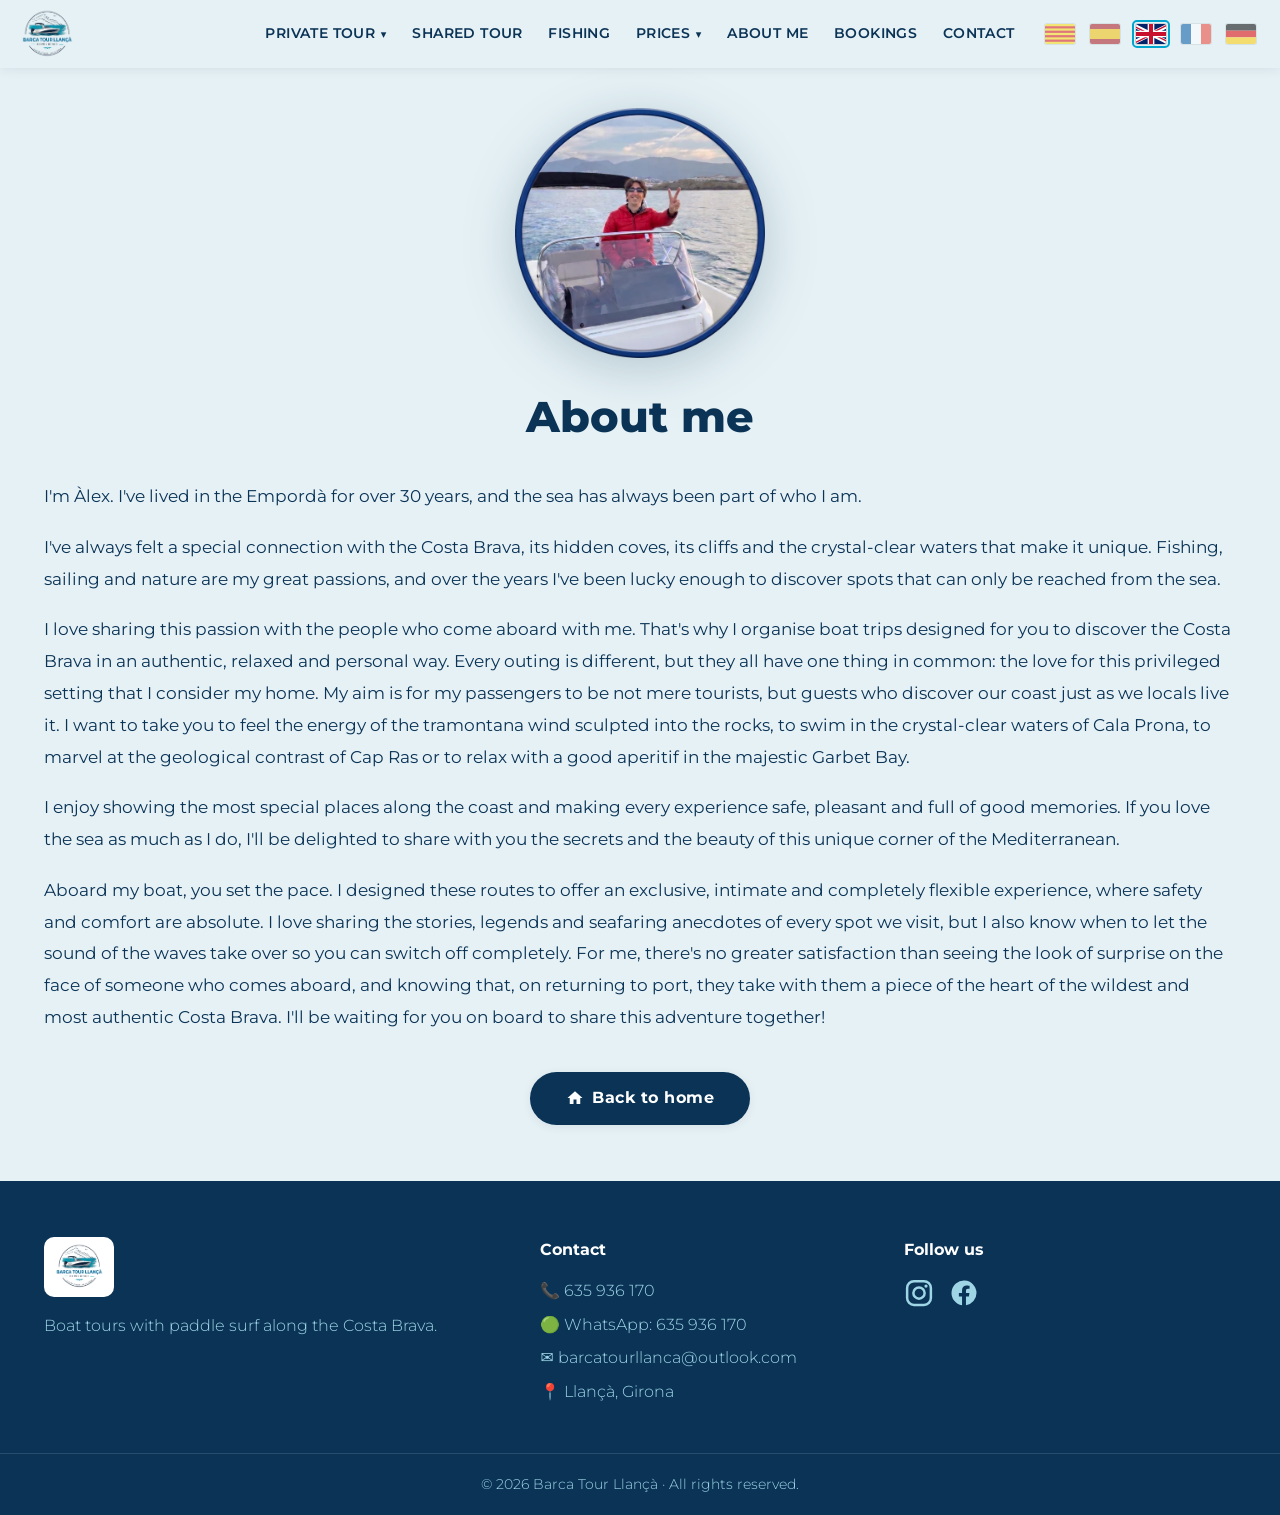
<file: quisoc.html>
<!DOCTYPE html>
<html lang="es">
<head>
  <meta charset="UTF-8" />
  <meta name="viewport" content="width=device-width, initial-scale=1.0" />

  <!-- Icona de la pestanya del navegador (favicon) -->
  <link rel="icon" type="image/png" href="img/favicon.png" />
  <link rel="apple-touch-icon" href="img/favicon.png" />

  <!-- SEO -->
  <title>Sobre mí | Barca Tour Llançà</title>
  <meta name="description"
        content="Conoce a Àlex, patrón local de Barca Tour Llançà. Más de 30 años en el Empordà compartiendo la Costa Brava más auténtica desde el mar." />
  <meta name="author" content="Barca Tour Llançà" />
  <meta name="robots" content="index, follow" />
  <link rel="canonical" href="https://www.barcatourllanca.com/quisoc.html" />

  <!-- Open Graph -->
  <meta property="og:type" content="profile" />
  <meta property="og:title" content="Sobre mí | Barca Tour Llançà" />
  <meta property="og:description" content="Conoce a Àlex, patrón local de Barca Tour Llançà." />
  <meta property="og:image" content="https://www.barcatourllanca.com/img/quisoc.png" />
  <meta property="og:locale" content="es_ES" />
  <meta name="twitter:card" content="summary_large_image" />

  <!-- Tipografia Montserrat -->
  <link rel="preconnect" href="https://fonts.googleapis.com" />
  <link rel="preconnect" href="https://fonts.gstatic.com" crossorigin />
  <link
    href="https://fonts.googleapis.com/css2?family=Montserrat:ital,wght@0,100..900;1,100..900&display=swap"
    rel="stylesheet" />

  <link rel="stylesheet" href="css/styles.css?v=12" />
</head>

<body id="top">
  <!-- ============ ENCAPÇALAMENT (igual que la pàgina principal) ============ -->
  <header class="site-header">
    <div class="mainbar">
      <div class="mainbar-inner">
        <a class="logo-link" href="index.html#top" aria-label="Inici">
          <img class="logo" src="img/logo.png" alt="Barca Tour Llançà - excursiones en barco" />
        </a>

        <nav class="nav-row" aria-label="Principal">
          <ul class="nav-list">
            <li class="nav-item has-dropdown">
              <a href="index.html#tours" data-i18n="nav_private">TOUR PRIVADO</a>
              <ul class="dropdown">
                <li><a href="ruta.html?r=v1" data-i18n="dd_colera">Ruta Colera / Portbou</a></li>
                <li><a href="ruta.html?r=v2" data-i18n="dd_creus">Ruta Cap de Creus</a></li>
                <li><a href="ruta.html?r=v3" data-i18n="dd_personal">Tour personalizado</a></li>
                <li><a href="ruta.html?r=v4" data-i18n="dd_sunset">Tour Puesta de Sol</a></li>
              </ul>
            </li>
            <li class="nav-item"><a href="ruta.html?r=v5" data-i18n="nav_shared">TOUR COMPARTIDO</a></li>
            <li class="nav-item"><a href="ruta.html?r=v6" data-i18n="nav_fishing">PESCA</a></li>
            <li class="nav-item has-dropdown">
              <a href="index.html#tours" data-i18n="nav_prices">PRECIOS</a>
              <ul class="dropdown" data-nosnippet>
                <li><a href="index.html#tours" data-i18n="pr_2h">2 h — 190€</a></li>
                <li><a href="index.html#tours" data-i18n="pr_4h">4 h — 320€</a></li>
                <li><a href="index.html#tours" data-i18n="pr_6h">6 h — 430€</a></li>
              </ul>
            </li>
            <li class="nav-item"><a href="quisoc.html" data-i18n="nav_about">SOBRE MÍ</a></li>
            <li class="nav-item"><a href="https://wa.me/34635936170?text=Hola!%20Vull%20fer%20una%20reserva" target="_blank" rel="noopener" data-i18n="nav_bookings">RESERVAS</a></li>
            <li class="nav-item"><a href="index.html#contacte" data-i18n="nav_contact">CONTACTO</a></li>
          </ul>
        </nav>

        <div class="lang-switcher" role="group" aria-label="Language selector">
          <button class="lang-btn" data-lang="ca" title="Català"><img src="img/flags/ca.svg" alt="Català" /></button>
          <button class="lang-btn" data-lang="es" title="Español"><img src="img/flags/es.svg" alt="Español" /></button>
          <button class="lang-btn" data-lang="en" title="English"><img src="img/flags/en.svg" alt="English" /></button>
          <button class="lang-btn" data-lang="fr" title="Français"><img src="img/flags/fr.svg" alt="Français" /></button>
          <button class="lang-btn" data-lang="de" title="Deutsch"><img src="img/flags/de.svg" alt="Deutsch" /></button>
        </div>

        <button class="nav-toggle" aria-label="Menú" aria-expanded="false">
          <span></span><span></span><span></span>
        </button>

        <ul class="mobile-menu" aria-label="Menú mòbil">
          <li><a href="index.html#tours" data-i18n="nav_excursions">EXCURSIONES</a></li>
          <li><a href="quisoc.html" data-i18n="nav_about">SOBRE MÍ</a></li>
          <li><a href="https://wa.me/34635936170?text=Hola!%20Vull%20fer%20una%20reserva" target="_blank" rel="noopener" data-i18n="nav_bookings">RESERVAS</a></li>
          <li><a href="index.html#contacte" data-i18n="nav_contact">CONTACTO</a></li>
        </ul>
      </div>
    </div>
  </header>

  <!-- ============ QUI SÓC ============ -->
  <main class="about-page">
    <section class="about">
      <div class="about-photo">
        <picture>
          <source srcset="img/quisoc.webp" type="image/webp" />
          <img src="img/quisoc.png" width="600" height="600"
               alt="Àlex, patrón de Barca Tour Llançà, navegando por la Costa Brava" />
        </picture>
      </div>

      <h1 class="about-title" data-i18n="about_title">Quién soy</h1>

      <div class="about-text">
        <p data-i18n="about_p1">Soy Àlex, llevo más de 30 años viviendo en el Empordà y el mar siempre ha formado parte de quien soy.</p>
        <p data-i18n="about_p2">Desde siempre he sentido una conexión especial con la Costa Brava, sus calas escondidas, sus acantilados y las aguas cristalinas que la hacen única. La pesca, la navegación y la naturaleza son mis grandes pasiones, y a lo largo de los años he tenido la suerte de conocer rincones que solo se pueden descubrir desde el mar.</p>
        <p data-i18n="about_p3">Me gusta compartir esta pasión con las personas que me acompañan a bordo. Por eso organizo paseos en barca pensados para que podáis descubrir la Costa Brava de una manera auténtica, tranquila y cercana. Cada salida es diferente, pero todas tienen algo en común: el amor por este entorno privilegiado que considero mi casa. El objetivo es que mis pasajeros no sean simples turistas, sino invitados que descubren nuestra costa tal como la vivimos los locales. Quiero llevarte a sentir la energía de la tramontana esculpida en las rocas, a bañarte en las aguas cristalinas de Cala Prona, a maravillarte con el contraste geológico de Cap Ras o a relajarte con un buen aperitivo en la majestuosa Bahía de Garbet.</p>
        <p data-i18n="about_p4">Disfruto enseñando los lugares más especiales de la costa y haciendo que cada experiencia sea segura, agradable y llena de buenos recuerdos. Si os gusta el mar tanto como a mí, estaré encantado de compartir con vosotros los secretos y la belleza de este rincón único del Mediterráneo.</p>
        <p data-i18n="about_p5">A bordo de mi embarcación, tú marcas el ritmo. Diseñé estas rutas para ofrecer una experiencia exclusiva, íntima y totalmente flexible, donde la seguridad y la comodidad son absolutas. Me encanta compartir las historias, leyendas y anécdotas marineras de cada rincón que visitamos, pero también sé cuándo ceder el protagonismo al sonido del oleaje para que desconectes por completo. Para mí, no hay mayor satisfacción que ver la cara de sorpresa de quien sube a bordo y saber que, al volver a puerto, se lleva un trozo del corazón de la Costa Brava más auténtica y salvaje. ¡Te espero a bordo para compartir esta aventura juntos!</p>
      </div>

      <div class="home-cta">
        <a class="btn-home" href="index.html#top">
          <svg class="btn-home-ico" viewBox="0 0 24 24" width="18" height="18" fill="currentColor" aria-hidden="true"><path d="M10 20v-6h4v6h5v-8h3L12 3 2 12h3v8z"/></svg>
          <span data-i18n="back_home">Volver al inicio</span>
        </a>
      </div>
    </section>
  </main>

  <!-- ============ PEU DE PÀGINA (igual que la principal) ============ -->
  <footer id="contacte" class="site-footer">
    <div class="footer-inner">
      <div class="footer-col">
        <a href="index.html#top" aria-label="Inici">
          <img class="footer-logo" src="img/logo.png" alt="Barca Tour Llançà - excursiones en barco" />
        </a>
        <p data-i18n="footer_tagline">Tours en barca con paddle surf por la Costa Brava.</p>
      </div>
      <div class="footer-col">
        <h4 data-i18n="footer_contact_title">Contacto</h4>
        <p>📞 <a href="tel:+34635936170">635 936 170</a></p>
        <p>🟢 <a href="https://wa.me/34635936170" target="_blank" rel="noopener">WhatsApp: 635 936 170</a></p>
        <p>✉️ <a href="mailto:barcatourllanca@outlook.com">barcatourllanca@outlook.com</a></p>
        <p>📍 <a href="https://www.google.com/maps/search/?api=1&query=Port+de+Llan%C3%A7%C3%A0,+Girona,+Espanya" target="_blank" rel="noopener"><span data-i18n="footer_address">Port de Llançà S/N</span></a></p>
      </div>
      <div class="footer-col">
        <h4 data-i18n="footer_follow_title">Síguenos</h4>
        <div class="social">
          <a href="https://instagram.com/barcatourllanca" target="_blank" rel="noopener" aria-label="Instagram">
            <svg viewBox="0 0 24 24" fill="none" stroke="currentColor" stroke-width="2" aria-hidden="true">
              <rect x="2.5" y="2.5" width="19" height="19" rx="5.5" />
              <circle cx="12" cy="12" r="4.5" />
              <circle cx="17.6" cy="6.4" r="1.3" fill="currentColor" stroke="none" />
            </svg>
          </a>
          <a href="https://www.facebook.com/profile.php?id=61590834710338" target="_blank" rel="noopener" aria-label="Facebook">
            <svg viewBox="0 0 24 24" fill="currentColor" aria-hidden="true">
              <path d="M22 12a10 10 0 1 0-11.56 9.88v-6.99H7.9V12h2.54V9.85c0-2.5 1.49-3.89 3.78-3.89 1.09 0 2.24.2 2.24.2v2.46h-1.26c-1.24 0-1.63.77-1.63 1.56V12h2.78l-.44 2.89h-2.34v6.99A10 10 0 0 0 22 12z" />
            </svg>
          </a>
        </div>
      </div>
    </div>
    <div class="footer-bottom">
      <p>© <span id="year"></span> Barca Tour Llançà · <span data-i18n="footer_rights">Todos los derechos reservados.</span></p>
    </div>
  </footer>

  <script src="js/i18n.js?v=18"></script>
</body>
</html>
</file>
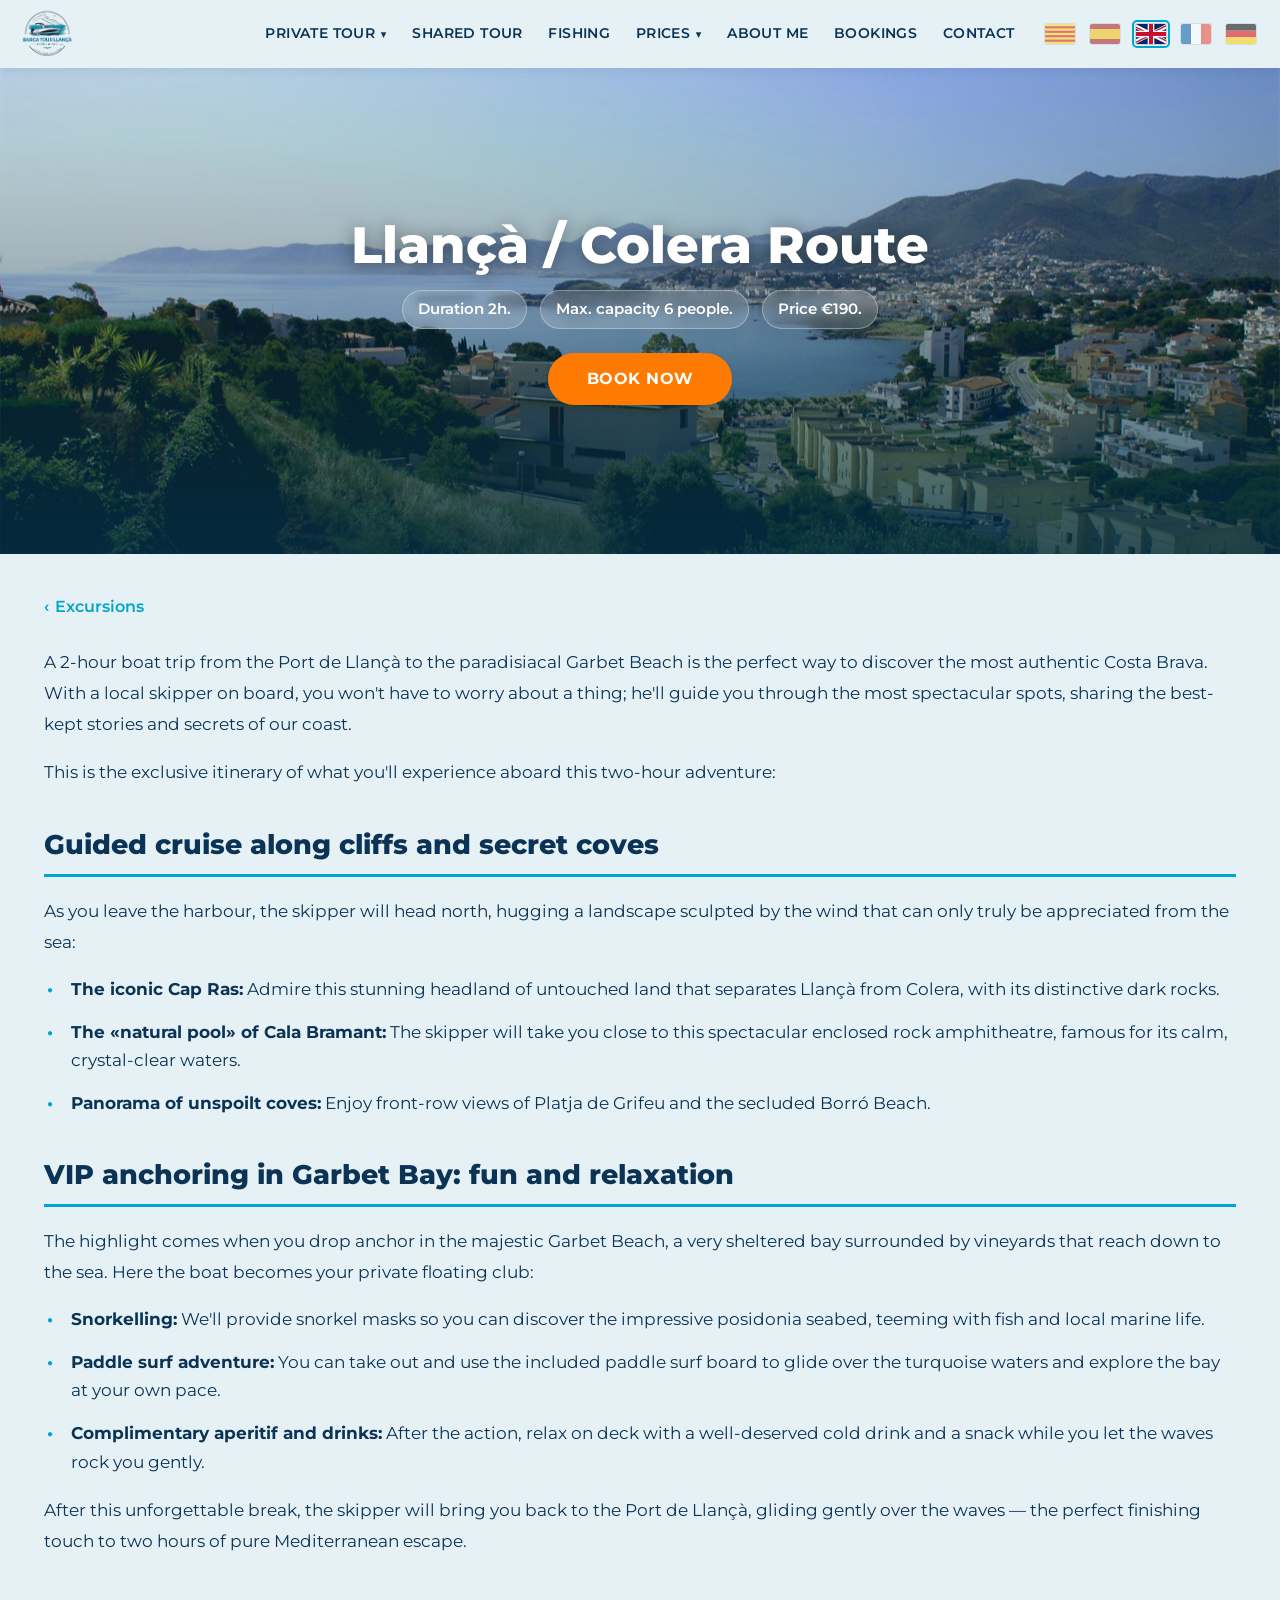
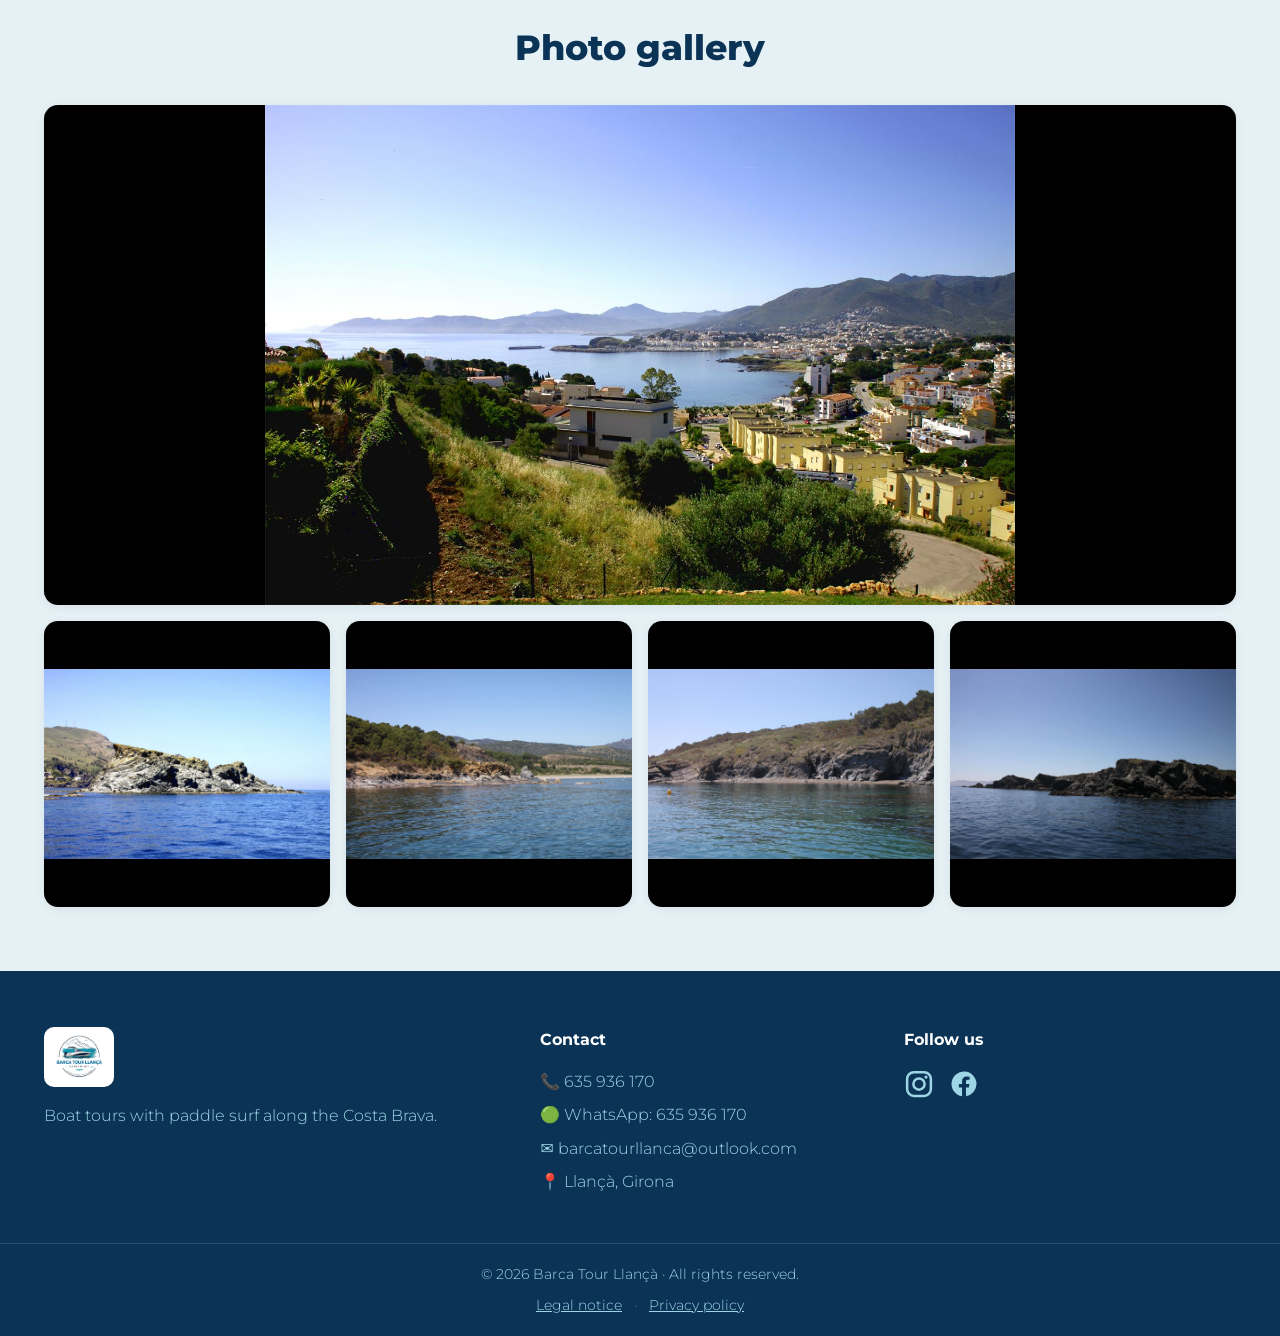
<file: ruta-cap-de-creus.html>
<!DOCTYPE html>
<html lang="es">
<head>
  <meta charset="UTF-8" />
  <meta name="viewport" content="width=device-width, initial-scale=1.0" />

  <!-- Icona de la pestanya del navegador (favicon) -->
  <link rel="icon" type="image/png" href="img/favicon.png" />
  <link rel="apple-touch-icon" href="img/favicon.png" />

  <!-- SEO (el títol i la descripció s'actualitzen segons la ruta amb JS) -->
  <title>Ruta Cap de Creus | Barca Tour Llançà</title>
  <meta name="description"
        content="Descubre nuestras rutas en barca por la Costa Brava y Cap de Creus desde Llançà: calas de aguas cristalinas, paddle surf y snorkel." />
  <meta name="author" content="Barca Tour Llançà" />
  <meta name="robots" content="index, follow" />
  <link rel="canonical" href="https://www.barcatourllanca.com/ruta-cap-de-creus" />

  <!-- Open Graph -->
  <meta property="og:type" content="article" />
  <meta property="og:title" content="Ruta Cap de Creus | Barca Tour Llançà" />
  <meta property="og:description" content="Rutas en barca por la Costa Brava y Cap de Creus desde Llançà." />
  <meta property="og:image" content="https://www.barcatourllanca.com/img/fondo.jpg" />
  <meta property="og:locale" content="es_ES" />
  <meta name="twitter:card" content="summary_large_image" />

  <!-- Tipografia Montserrat, allotjada al propi servidor -->
  <link rel="preload" href="fonts/montserrat-v31-latin-wght-normal.woff2" as="font" type="font/woff2" crossorigin />

  <link rel="stylesheet" href="css/styles.css?v=14" />
</head>

<body id="top">
  <!-- ============ ENCAPÇALAMENT (igual que la pàgina principal) ============ -->
  <header class="site-header">
    <div class="mainbar">
      <div class="mainbar-inner">
        <a class="logo-link" href="index.html#top" aria-label="Inici">
          <img class="logo" src="img/logo.png" alt="Barca Tour Llançà - excursiones en barco" />
        </a>

        <nav class="nav-row" aria-label="Principal">
          <ul class="nav-list">
            <li class="nav-item has-dropdown">
              <a href="index.html#tours" data-i18n="nav_private">TOUR PRIVADO</a>
              <ul class="dropdown">
                <li><a href="/ruta-llanca-colera" data-i18n="dd_colera">Ruta Colera / Portbou</a></li>
                <li><a href="/ruta-cap-de-creus" data-i18n="dd_creus">Ruta Cap de Creus</a></li>
                <li><a href="/ruta-personalizada" data-i18n="dd_personal">Tour personalizado</a></li>
                <li><a href="/ruta-puesta-de-sol" data-i18n="dd_sunset">Tour Puesta de Sol</a></li>
              </ul>
            </li>
            <li class="nav-item"><a href="/tour-compartido" data-i18n="nav_shared">TOUR COMPARTIDO</a></li>
            <li class="nav-item"><a href="/pesca" data-i18n="nav_fishing">PESCA</a></li>
            <li class="nav-item has-dropdown">
              <a href="index.html#tours" data-i18n="nav_prices">PRECIOS</a>
              <ul class="dropdown" data-nosnippet>
                <li><a href="index.html#tours" data-i18n="pr_2h">2 h — 190€</a></li>
                <li><a href="index.html#tours" data-i18n="pr_4h">4 h — 320€</a></li>
                <li><a href="index.html#tours" data-i18n="pr_6h">6 h — 430€</a></li>
              </ul>
            </li>
            <li class="nav-item"><a href="quisoc.html" data-i18n="nav_about">SOBRE MÍ</a></li>
            <li class="nav-item"><a href="https://wa.me/34635936170?text=Hola!%20Vull%20fer%20una%20reserva" target="_blank" rel="noopener" data-i18n="nav_bookings">RESERVAS</a></li>
            <li class="nav-item"><a href="index.html#contacte" data-i18n="nav_contact">CONTACTO</a></li>
          </ul>
        </nav>

        <div class="lang-switcher" role="group" aria-label="Language selector">
          <button class="lang-btn" data-lang="ca" title="Català"><img src="img/flags/ca.svg" alt="Català" /></button>
          <button class="lang-btn" data-lang="es" title="Español"><img src="img/flags/es.svg" alt="Español" /></button>
          <button class="lang-btn" data-lang="en" title="English"><img src="img/flags/en.svg" alt="English" /></button>
          <button class="lang-btn" data-lang="fr" title="Français"><img src="img/flags/fr.svg" alt="Français" /></button>
          <button class="lang-btn" data-lang="de" title="Deutsch"><img src="img/flags/de.svg" alt="Deutsch" /></button>
        </div>

        <button class="nav-toggle" aria-label="Menú" aria-expanded="false">
          <span></span><span></span><span></span>
        </button>

        <ul class="mobile-menu" aria-label="Menú mòbil">
          <li><a href="index.html#tours" data-i18n="nav_excursions">EXCURSIONES</a></li>
          <li><a href="quisoc.html" data-i18n="nav_about">SOBRE MÍ</a></li>
          <li><a href="https://wa.me/34635936170?text=Hola!%20Vull%20fer%20una%20reserva" target="_blank" rel="noopener" data-i18n="nav_bookings">RESERVAS</a></li>
          <li><a href="index.html#contacte" data-i18n="nav_contact">CONTACTO</a></li>
        </ul>
      </div>
    </div>
  </header>

  <!-- ============ DETALL DE LA RUTA ============ -->
  <main class="route-detail">
    <!-- Capçalera amb la primera foto de fons -->
    <section class="route-hero">
      <div class="route-hero-inner">
        <h1 class="route-title"></h1>
        <ul class="route-meta"></ul>
        <a class="btn-reserve route-cta" target="_blank" rel="noopener" data-i18n="reserve_now">RESERVA AHORA</a>
      </div>
    </section>

    <!-- Descripció -->
    <article class="route-body reveal">
      <a class="route-back" href="index.html#tours">&#8249; <span data-i18n="route_back">Excursiones</span></a>
      <div class="route-desc"></div>
    </article>

    <!-- Galeria amb totes les fotos de la ruta -->
    <section class="route-gallery-section reveal">
      <h2 class="route-gallery-title"></h2>
      <div class="photo-gallery"></div>
    </section>
  </main>

  <!-- ============ PEU DE PÀGINA (igual que la principal) ============ -->
  <footer id="contacte" class="site-footer">
    <div class="footer-inner">
      <div class="footer-col">
        <a href="index.html#top" aria-label="Inici">
          <img class="footer-logo" src="img/logo.png" alt="Barca Tour Llançà - excursiones en barco" />
        </a>
        <p data-i18n="footer_tagline">Tours en barca con paddle surf por la Costa Brava.</p>
      </div>
      <div class="footer-col">
        <h4 data-i18n="footer_contact_title">Contacto</h4>
        <p>📞 <a href="tel:+34635936170">635 936 170</a></p>
        <p>🟢 <a href="https://wa.me/34635936170" target="_blank" rel="noopener">WhatsApp: 635 936 170</a></p>
        <p>✉️ <a href="mailto:barcatourllanca@outlook.com">barcatourllanca@outlook.com</a></p>
        <p>📍 <a href="https://www.google.com/maps/search/?api=1&query=Port+de+Llan%C3%A7%C3%A0,+Girona,+Espanya" target="_blank" rel="noopener"><span data-i18n="footer_address">Port de Llançà S/N</span></a></p>
      </div>
      <div class="footer-col">
        <h4 data-i18n="footer_follow_title">Síguenos</h4>
        <div class="social">
          <a href="https://instagram.com/barcatourllanca" target="_blank" rel="noopener" aria-label="Instagram">
            <svg viewBox="0 0 24 24" fill="none" stroke="currentColor" stroke-width="2" aria-hidden="true">
              <rect x="2.5" y="2.5" width="19" height="19" rx="5.5" />
              <circle cx="12" cy="12" r="4.5" />
              <circle cx="17.6" cy="6.4" r="1.3" fill="currentColor" stroke="none" />
            </svg>
          </a>
          <a href="https://www.facebook.com/profile.php?id=61590834710338" target="_blank" rel="noopener" aria-label="Facebook">
            <svg viewBox="0 0 24 24" fill="currentColor" aria-hidden="true">
              <path d="M22 12a10 10 0 1 0-11.56 9.88v-6.99H7.9V12h2.54V9.85c0-2.5 1.49-3.89 3.78-3.89 1.09 0 2.24.2 2.24.2v2.46h-1.26c-1.24 0-1.63.77-1.63 1.56V12h2.78l-.44 2.89h-2.34v6.99A10 10 0 0 0 22 12z" />
            </svg>
          </a>
        </div>
      </div>
    </div>
    <div class="footer-bottom">
      <p>© <span id="year"></span> Barca Tour Llançà · <span data-i18n="footer_rights">Todos los derechos reservados.</span></p>
      <p class="footer-legal">
        <a href="avis-legal.html" data-i18n="footer_legal">Aviso legal</a>
        <span class="sep">·</span>
        <a href="politica-privacitat.html" data-i18n="footer_privacy">Política de privacidad</a>
      </p>
    </div>
  </footer>

  <script src="js/i18n.js?v=20"></script>
  <script src="js/routes.js?v=9"></script>
</body>
</html>
</file>
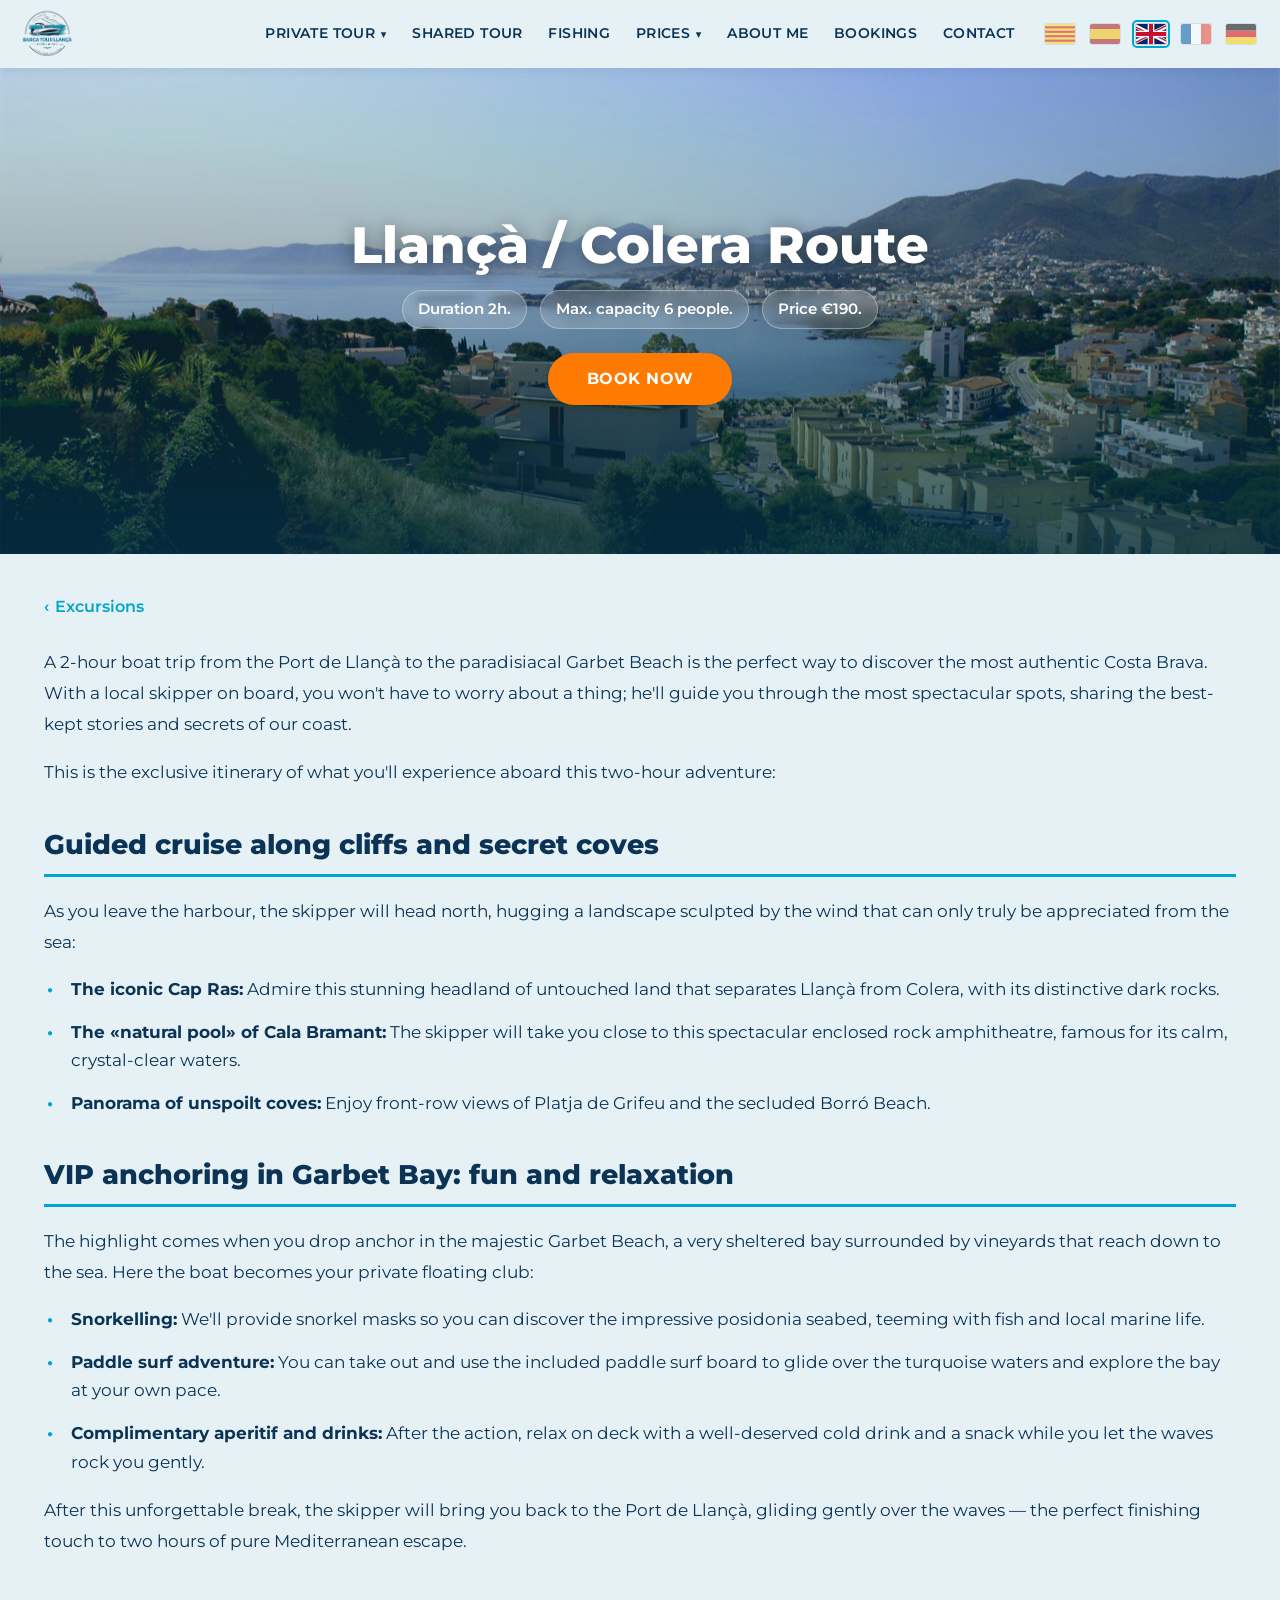
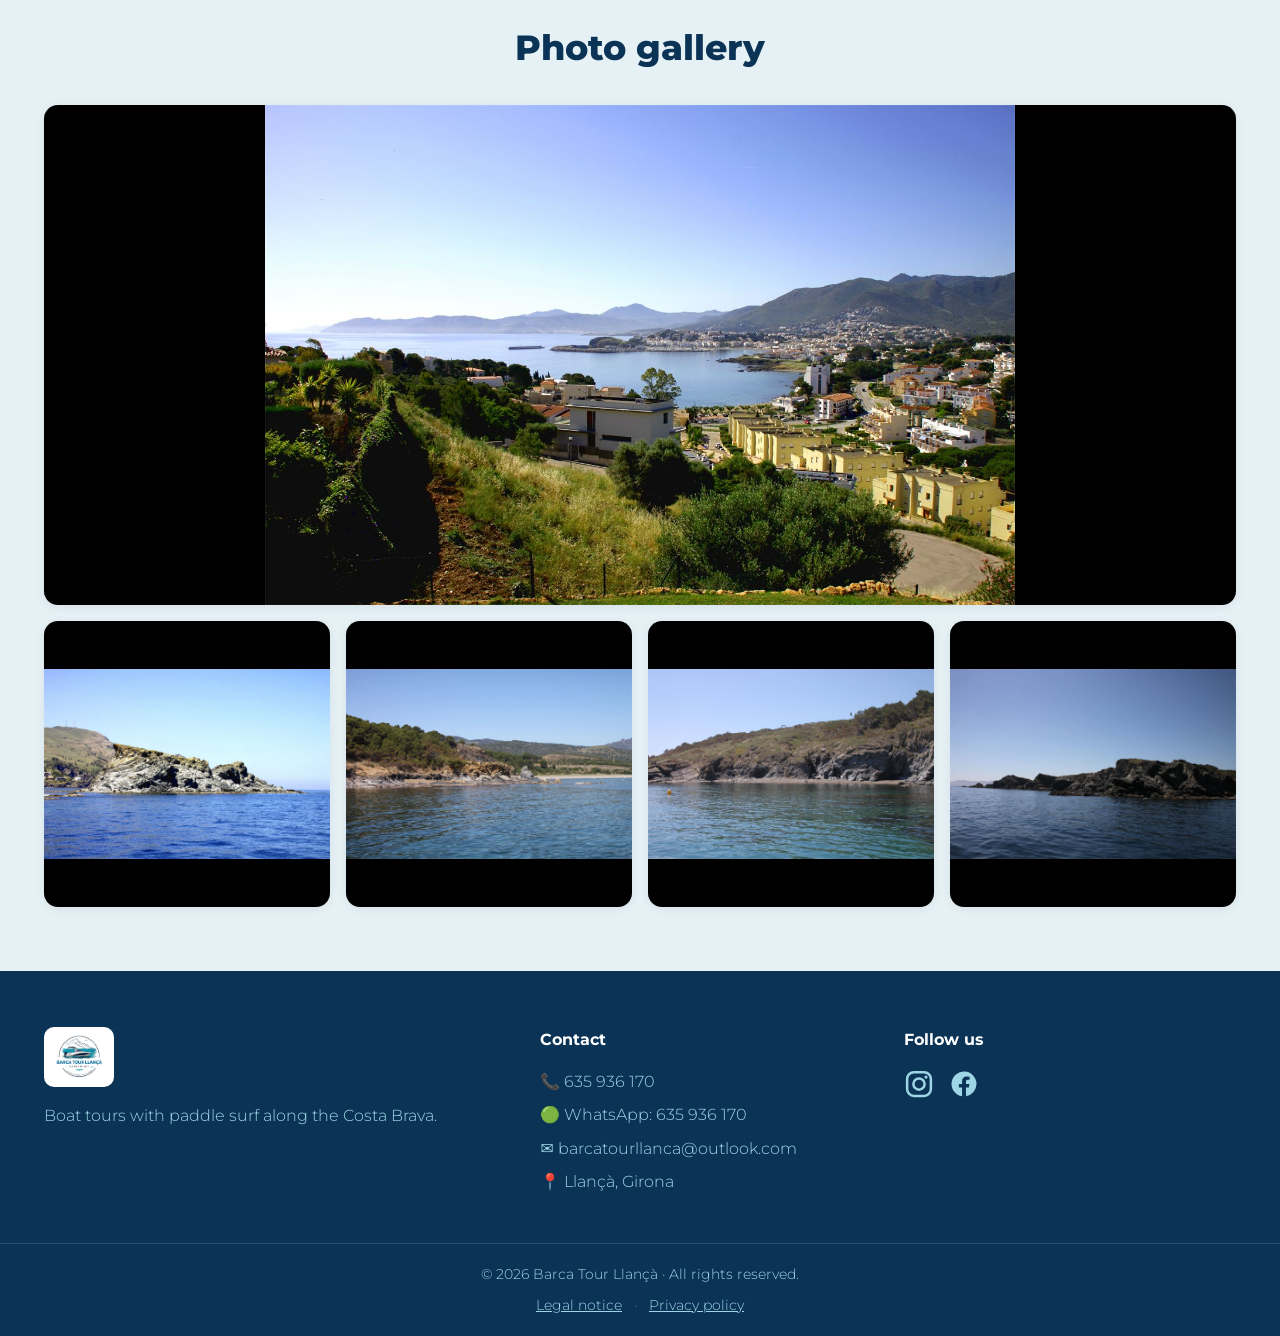
<file: ruta-llanca-colera.html>
<!DOCTYPE html>
<html lang="es">
<head>
  <meta charset="UTF-8" />
  <meta name="viewport" content="width=device-width, initial-scale=1.0" />

  <!-- Icona de la pestanya del navegador (favicon) -->
  <link rel="icon" type="image/png" href="img/favicon.png" />
  <link rel="apple-touch-icon" href="img/favicon.png" />

  <!-- SEO (el títol i la descripció s'actualitzen segons la ruta amb JS) -->
  <title>Ruta Llançà / Colera | Barca Tour Llançà</title>
  <meta name="description"
        content="Descubre nuestras rutas en barca por la Costa Brava y Cap de Creus desde Llançà: calas de aguas cristalinas, paddle surf y snorkel." />
  <meta name="author" content="Barca Tour Llançà" />
  <meta name="robots" content="index, follow" />
  <link rel="canonical" href="https://www.barcatourllanca.com/ruta-llanca-colera" />

  <!-- Open Graph -->
  <meta property="og:type" content="article" />
  <meta property="og:title" content="Ruta Llançà / Colera | Barca Tour Llançà" />
  <meta property="og:description" content="Rutas en barca por la Costa Brava y Cap de Creus desde Llançà." />
  <meta property="og:image" content="https://www.barcatourllanca.com/img/fondo.jpg" />
  <meta property="og:locale" content="es_ES" />
  <meta name="twitter:card" content="summary_large_image" />

  <!-- Tipografia Montserrat, allotjada al propi servidor -->
  <link rel="preload" href="fonts/montserrat-v31-latin-wght-normal.woff2" as="font" type="font/woff2" crossorigin />

  <link rel="stylesheet" href="css/styles.css?v=14" />
</head>

<body id="top">
  <!-- ============ ENCAPÇALAMENT (igual que la pàgina principal) ============ -->
  <header class="site-header">
    <div class="mainbar">
      <div class="mainbar-inner">
        <a class="logo-link" href="index.html#top" aria-label="Inici">
          <img class="logo" src="img/logo.png" alt="Barca Tour Llançà - excursiones en barco" />
        </a>

        <nav class="nav-row" aria-label="Principal">
          <ul class="nav-list">
            <li class="nav-item has-dropdown">
              <a href="index.html#tours" data-i18n="nav_private">TOUR PRIVADO</a>
              <ul class="dropdown">
                <li><a href="/ruta-llanca-colera" data-i18n="dd_colera">Ruta Colera / Portbou</a></li>
                <li><a href="/ruta-cap-de-creus" data-i18n="dd_creus">Ruta Cap de Creus</a></li>
                <li><a href="/ruta-personalizada" data-i18n="dd_personal">Tour personalizado</a></li>
                <li><a href="/ruta-puesta-de-sol" data-i18n="dd_sunset">Tour Puesta de Sol</a></li>
              </ul>
            </li>
            <li class="nav-item"><a href="/tour-compartido" data-i18n="nav_shared">TOUR COMPARTIDO</a></li>
            <li class="nav-item"><a href="/pesca" data-i18n="nav_fishing">PESCA</a></li>
            <li class="nav-item has-dropdown">
              <a href="index.html#tours" data-i18n="nav_prices">PRECIOS</a>
              <ul class="dropdown" data-nosnippet>
                <li><a href="index.html#tours" data-i18n="pr_2h">2 h — 190€</a></li>
                <li><a href="index.html#tours" data-i18n="pr_4h">4 h — 320€</a></li>
                <li><a href="index.html#tours" data-i18n="pr_6h">6 h — 430€</a></li>
              </ul>
            </li>
            <li class="nav-item"><a href="quisoc.html" data-i18n="nav_about">SOBRE MÍ</a></li>
            <li class="nav-item"><a href="https://wa.me/34635936170?text=Hola!%20Vull%20fer%20una%20reserva" target="_blank" rel="noopener" data-i18n="nav_bookings">RESERVAS</a></li>
            <li class="nav-item"><a href="index.html#contacte" data-i18n="nav_contact">CONTACTO</a></li>
          </ul>
        </nav>

        <div class="lang-switcher" role="group" aria-label="Language selector">
          <button class="lang-btn" data-lang="ca" title="Català"><img src="img/flags/ca.svg" alt="Català" /></button>
          <button class="lang-btn" data-lang="es" title="Español"><img src="img/flags/es.svg" alt="Español" /></button>
          <button class="lang-btn" data-lang="en" title="English"><img src="img/flags/en.svg" alt="English" /></button>
          <button class="lang-btn" data-lang="fr" title="Français"><img src="img/flags/fr.svg" alt="Français" /></button>
          <button class="lang-btn" data-lang="de" title="Deutsch"><img src="img/flags/de.svg" alt="Deutsch" /></button>
        </div>

        <button class="nav-toggle" aria-label="Menú" aria-expanded="false">
          <span></span><span></span><span></span>
        </button>

        <ul class="mobile-menu" aria-label="Menú mòbil">
          <li><a href="index.html#tours" data-i18n="nav_excursions">EXCURSIONES</a></li>
          <li><a href="quisoc.html" data-i18n="nav_about">SOBRE MÍ</a></li>
          <li><a href="https://wa.me/34635936170?text=Hola!%20Vull%20fer%20una%20reserva" target="_blank" rel="noopener" data-i18n="nav_bookings">RESERVAS</a></li>
          <li><a href="index.html#contacte" data-i18n="nav_contact">CONTACTO</a></li>
        </ul>
      </div>
    </div>
  </header>

  <!-- ============ DETALL DE LA RUTA ============ -->
  <main class="route-detail">
    <!-- Capçalera amb la primera foto de fons -->
    <section class="route-hero">
      <div class="route-hero-inner">
        <h1 class="route-title"></h1>
        <ul class="route-meta"></ul>
        <a class="btn-reserve route-cta" target="_blank" rel="noopener" data-i18n="reserve_now">RESERVA AHORA</a>
      </div>
    </section>

    <!-- Descripció -->
    <article class="route-body reveal">
      <a class="route-back" href="index.html#tours">&#8249; <span data-i18n="route_back">Excursiones</span></a>
      <div class="route-desc"></div>
    </article>

    <!-- Galeria amb totes les fotos de la ruta -->
    <section class="route-gallery-section reveal">
      <h2 class="route-gallery-title"></h2>
      <div class="photo-gallery"></div>
    </section>
  </main>

  <!-- ============ PEU DE PÀGINA (igual que la principal) ============ -->
  <footer id="contacte" class="site-footer">
    <div class="footer-inner">
      <div class="footer-col">
        <a href="index.html#top" aria-label="Inici">
          <img class="footer-logo" src="img/logo.png" alt="Barca Tour Llançà - excursiones en barco" />
        </a>
        <p data-i18n="footer_tagline">Tours en barca con paddle surf por la Costa Brava.</p>
      </div>
      <div class="footer-col">
        <h4 data-i18n="footer_contact_title">Contacto</h4>
        <p>📞 <a href="tel:+34635936170">635 936 170</a></p>
        <p>🟢 <a href="https://wa.me/34635936170" target="_blank" rel="noopener">WhatsApp: 635 936 170</a></p>
        <p>✉️ <a href="mailto:barcatourllanca@outlook.com">barcatourllanca@outlook.com</a></p>
        <p>📍 <a href="https://www.google.com/maps/search/?api=1&query=Port+de+Llan%C3%A7%C3%A0,+Girona,+Espanya" target="_blank" rel="noopener"><span data-i18n="footer_address">Port de Llançà S/N</span></a></p>
      </div>
      <div class="footer-col">
        <h4 data-i18n="footer_follow_title">Síguenos</h4>
        <div class="social">
          <a href="https://instagram.com/barcatourllanca" target="_blank" rel="noopener" aria-label="Instagram">
            <svg viewBox="0 0 24 24" fill="none" stroke="currentColor" stroke-width="2" aria-hidden="true">
              <rect x="2.5" y="2.5" width="19" height="19" rx="5.5" />
              <circle cx="12" cy="12" r="4.5" />
              <circle cx="17.6" cy="6.4" r="1.3" fill="currentColor" stroke="none" />
            </svg>
          </a>
          <a href="https://www.facebook.com/profile.php?id=61590834710338" target="_blank" rel="noopener" aria-label="Facebook">
            <svg viewBox="0 0 24 24" fill="currentColor" aria-hidden="true">
              <path d="M22 12a10 10 0 1 0-11.56 9.88v-6.99H7.9V12h2.54V9.85c0-2.5 1.49-3.89 3.78-3.89 1.09 0 2.24.2 2.24.2v2.46h-1.26c-1.24 0-1.63.77-1.63 1.56V12h2.78l-.44 2.89h-2.34v6.99A10 10 0 0 0 22 12z" />
            </svg>
          </a>
        </div>
      </div>
    </div>
    <div class="footer-bottom">
      <p>© <span id="year"></span> Barca Tour Llançà · <span data-i18n="footer_rights">Todos los derechos reservados.</span></p>
      <p class="footer-legal">
        <a href="avis-legal.html" data-i18n="footer_legal">Aviso legal</a>
        <span class="sep">·</span>
        <a href="politica-privacitat.html" data-i18n="footer_privacy">Política de privacidad</a>
      </p>
    </div>
  </footer>

  <script src="js/i18n.js?v=20"></script>
  <script src="js/routes.js?v=9"></script>
</body>
</html>
</file>
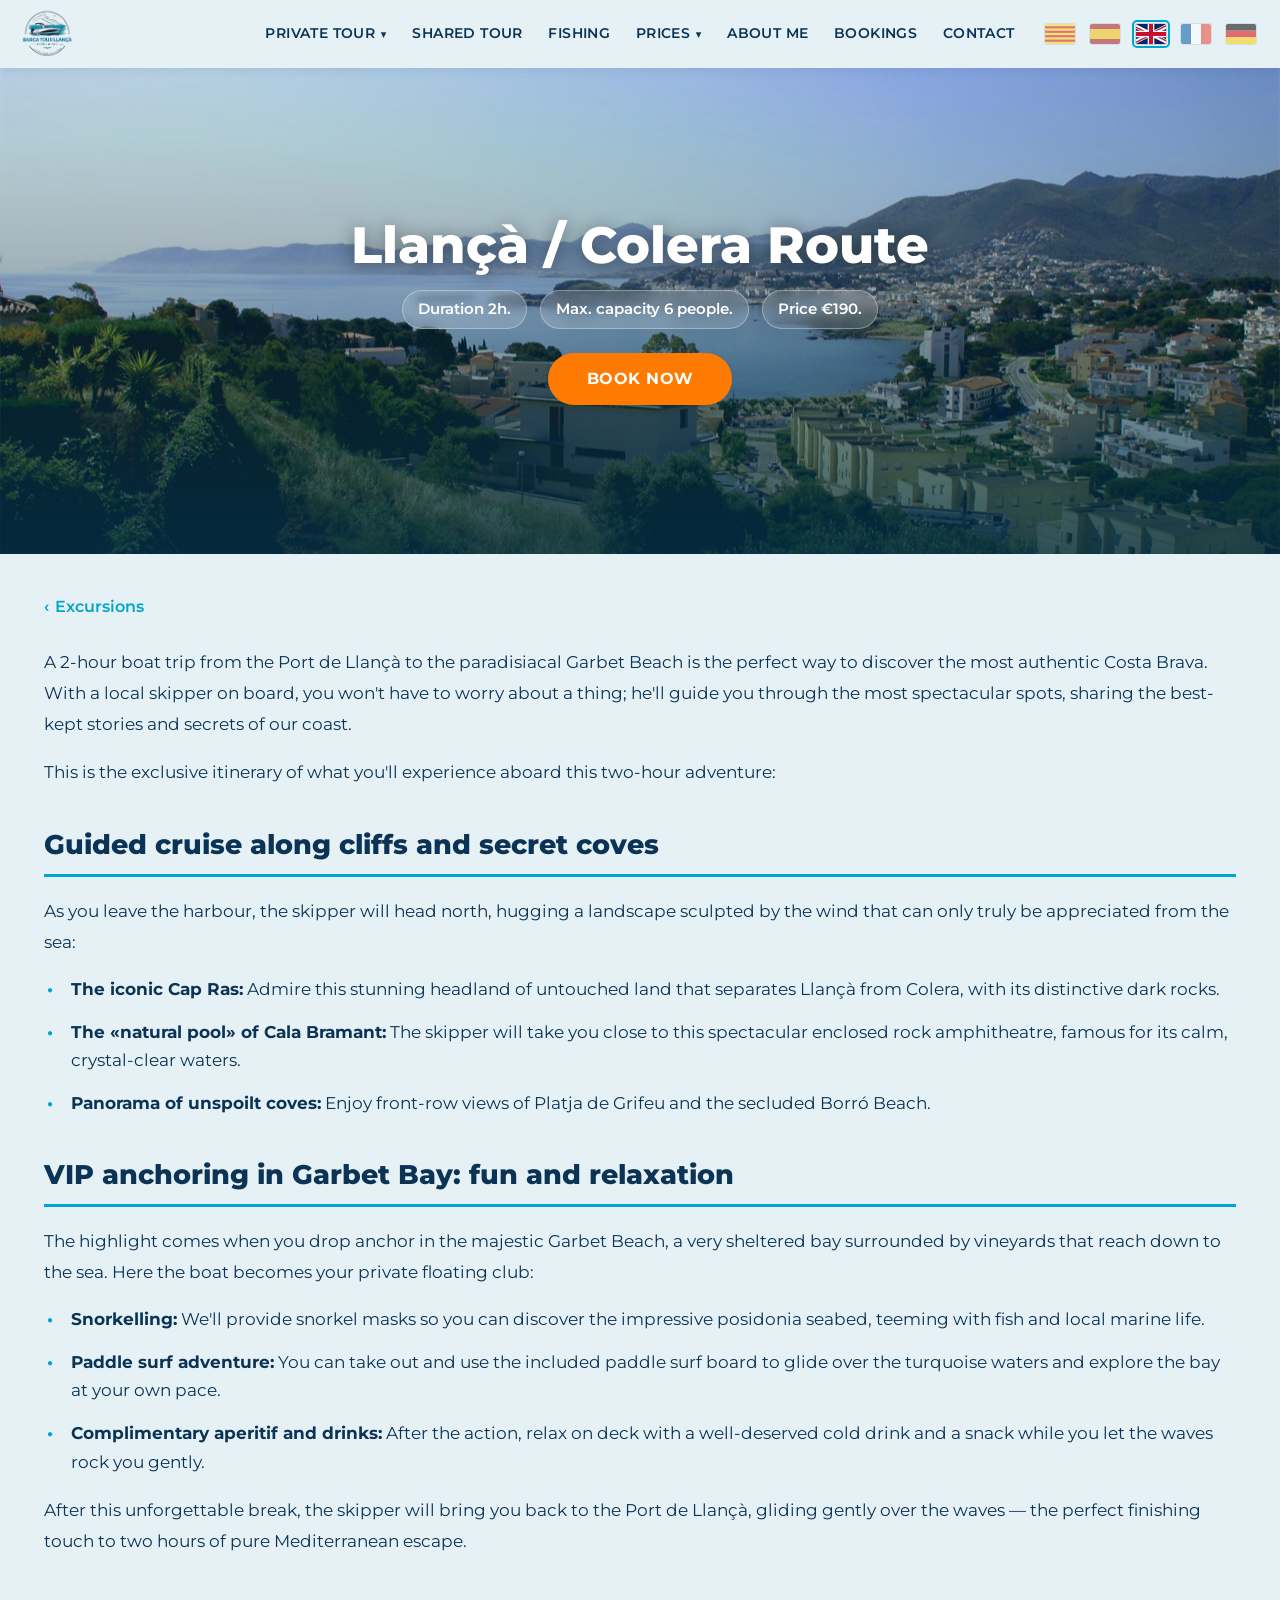
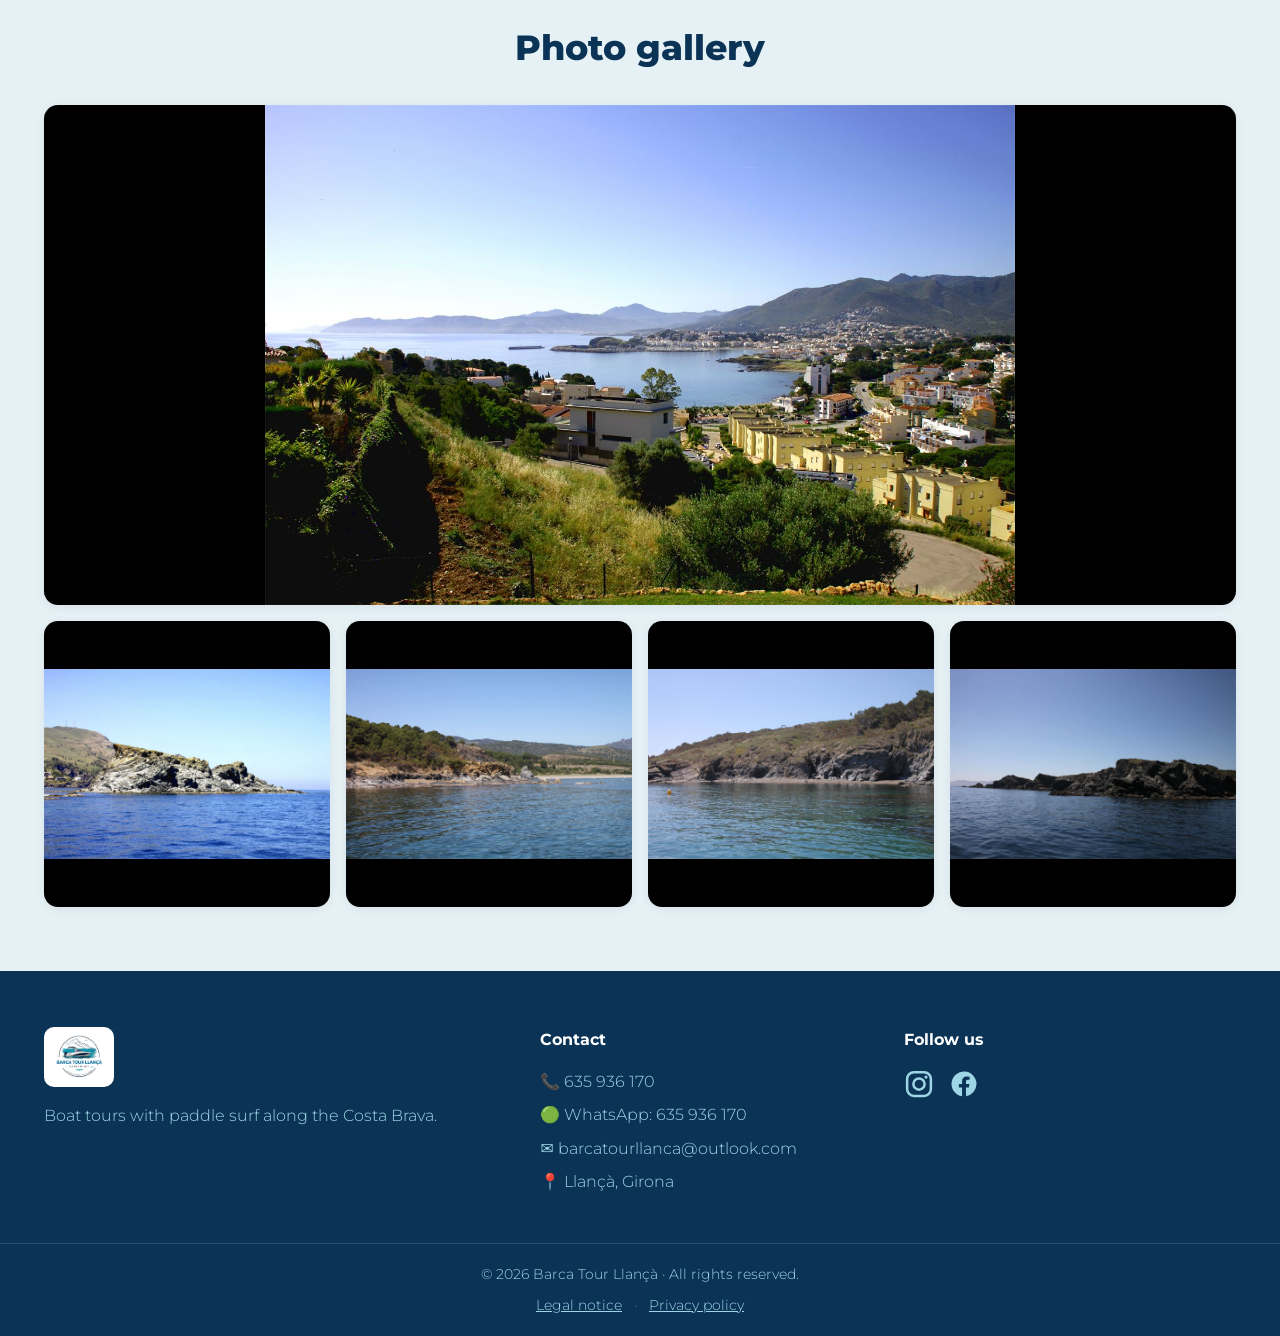
<file: ruta-personalizada.html>
<!DOCTYPE html>
<html lang="es">
<head>
  <meta charset="UTF-8" />
  <meta name="viewport" content="width=device-width, initial-scale=1.0" />

  <!-- Icona de la pestanya del navegador (favicon) -->
  <link rel="icon" type="image/png" href="img/favicon.png" />
  <link rel="apple-touch-icon" href="img/favicon.png" />

  <!-- SEO (el títol i la descripció s'actualitzen segons la ruta amb JS) -->
  <title>Ruta Personalizada | Barca Tour Llançà</title>
  <meta name="description"
        content="Descubre nuestras rutas en barca por la Costa Brava y Cap de Creus desde Llançà: calas de aguas cristalinas, paddle surf y snorkel." />
  <meta name="author" content="Barca Tour Llançà" />
  <meta name="robots" content="index, follow" />
  <link rel="canonical" href="https://www.barcatourllanca.com/ruta-personalizada" />

  <!-- Open Graph -->
  <meta property="og:type" content="article" />
  <meta property="og:title" content="Ruta Personalizada | Barca Tour Llançà" />
  <meta property="og:description" content="Rutas en barca por la Costa Brava y Cap de Creus desde Llançà." />
  <meta property="og:image" content="https://www.barcatourllanca.com/img/fondo.jpg" />
  <meta property="og:locale" content="es_ES" />
  <meta name="twitter:card" content="summary_large_image" />

  <!-- Tipografia Montserrat, allotjada al propi servidor -->
  <link rel="preload" href="fonts/montserrat-v31-latin-wght-normal.woff2" as="font" type="font/woff2" crossorigin />

  <link rel="stylesheet" href="css/styles.css?v=14" />
</head>

<body id="top">
  <!-- ============ ENCAPÇALAMENT (igual que la pàgina principal) ============ -->
  <header class="site-header">
    <div class="mainbar">
      <div class="mainbar-inner">
        <a class="logo-link" href="index.html#top" aria-label="Inici">
          <img class="logo" src="img/logo.png" alt="Barca Tour Llançà - excursiones en barco" />
        </a>

        <nav class="nav-row" aria-label="Principal">
          <ul class="nav-list">
            <li class="nav-item has-dropdown">
              <a href="index.html#tours" data-i18n="nav_private">TOUR PRIVADO</a>
              <ul class="dropdown">
                <li><a href="/ruta-llanca-colera" data-i18n="dd_colera">Ruta Colera / Portbou</a></li>
                <li><a href="/ruta-cap-de-creus" data-i18n="dd_creus">Ruta Cap de Creus</a></li>
                <li><a href="/ruta-personalizada" data-i18n="dd_personal">Tour personalizado</a></li>
                <li><a href="/ruta-puesta-de-sol" data-i18n="dd_sunset">Tour Puesta de Sol</a></li>
              </ul>
            </li>
            <li class="nav-item"><a href="/tour-compartido" data-i18n="nav_shared">TOUR COMPARTIDO</a></li>
            <li class="nav-item"><a href="/pesca" data-i18n="nav_fishing">PESCA</a></li>
            <li class="nav-item has-dropdown">
              <a href="index.html#tours" data-i18n="nav_prices">PRECIOS</a>
              <ul class="dropdown" data-nosnippet>
                <li><a href="index.html#tours" data-i18n="pr_2h">2 h — 190€</a></li>
                <li><a href="index.html#tours" data-i18n="pr_4h">4 h — 320€</a></li>
                <li><a href="index.html#tours" data-i18n="pr_6h">6 h — 430€</a></li>
              </ul>
            </li>
            <li class="nav-item"><a href="quisoc.html" data-i18n="nav_about">SOBRE MÍ</a></li>
            <li class="nav-item"><a href="https://wa.me/34635936170?text=Hola!%20Vull%20fer%20una%20reserva" target="_blank" rel="noopener" data-i18n="nav_bookings">RESERVAS</a></li>
            <li class="nav-item"><a href="index.html#contacte" data-i18n="nav_contact">CONTACTO</a></li>
          </ul>
        </nav>

        <div class="lang-switcher" role="group" aria-label="Language selector">
          <button class="lang-btn" data-lang="ca" title="Català"><img src="img/flags/ca.svg" alt="Català" /></button>
          <button class="lang-btn" data-lang="es" title="Español"><img src="img/flags/es.svg" alt="Español" /></button>
          <button class="lang-btn" data-lang="en" title="English"><img src="img/flags/en.svg" alt="English" /></button>
          <button class="lang-btn" data-lang="fr" title="Français"><img src="img/flags/fr.svg" alt="Français" /></button>
          <button class="lang-btn" data-lang="de" title="Deutsch"><img src="img/flags/de.svg" alt="Deutsch" /></button>
        </div>

        <button class="nav-toggle" aria-label="Menú" aria-expanded="false">
          <span></span><span></span><span></span>
        </button>

        <ul class="mobile-menu" aria-label="Menú mòbil">
          <li><a href="index.html#tours" data-i18n="nav_excursions">EXCURSIONES</a></li>
          <li><a href="quisoc.html" data-i18n="nav_about">SOBRE MÍ</a></li>
          <li><a href="https://wa.me/34635936170?text=Hola!%20Vull%20fer%20una%20reserva" target="_blank" rel="noopener" data-i18n="nav_bookings">RESERVAS</a></li>
          <li><a href="index.html#contacte" data-i18n="nav_contact">CONTACTO</a></li>
        </ul>
      </div>
    </div>
  </header>

  <!-- ============ DETALL DE LA RUTA ============ -->
  <main class="route-detail">
    <!-- Capçalera amb la primera foto de fons -->
    <section class="route-hero">
      <div class="route-hero-inner">
        <h1 class="route-title"></h1>
        <ul class="route-meta"></ul>
        <a class="btn-reserve route-cta" target="_blank" rel="noopener" data-i18n="reserve_now">RESERVA AHORA</a>
      </div>
    </section>

    <!-- Descripció -->
    <article class="route-body reveal">
      <a class="route-back" href="index.html#tours">&#8249; <span data-i18n="route_back">Excursiones</span></a>
      <div class="route-desc"></div>
    </article>

    <!-- Galeria amb totes les fotos de la ruta -->
    <section class="route-gallery-section reveal">
      <h2 class="route-gallery-title"></h2>
      <div class="photo-gallery"></div>
    </section>
  </main>

  <!-- ============ PEU DE PÀGINA (igual que la principal) ============ -->
  <footer id="contacte" class="site-footer">
    <div class="footer-inner">
      <div class="footer-col">
        <a href="index.html#top" aria-label="Inici">
          <img class="footer-logo" src="img/logo.png" alt="Barca Tour Llançà - excursiones en barco" />
        </a>
        <p data-i18n="footer_tagline">Tours en barca con paddle surf por la Costa Brava.</p>
      </div>
      <div class="footer-col">
        <h4 data-i18n="footer_contact_title">Contacto</h4>
        <p>📞 <a href="tel:+34635936170">635 936 170</a></p>
        <p>🟢 <a href="https://wa.me/34635936170" target="_blank" rel="noopener">WhatsApp: 635 936 170</a></p>
        <p>✉️ <a href="mailto:barcatourllanca@outlook.com">barcatourllanca@outlook.com</a></p>
        <p>📍 <a href="https://www.google.com/maps/search/?api=1&query=Port+de+Llan%C3%A7%C3%A0,+Girona,+Espanya" target="_blank" rel="noopener"><span data-i18n="footer_address">Port de Llançà S/N</span></a></p>
      </div>
      <div class="footer-col">
        <h4 data-i18n="footer_follow_title">Síguenos</h4>
        <div class="social">
          <a href="https://instagram.com/barcatourllanca" target="_blank" rel="noopener" aria-label="Instagram">
            <svg viewBox="0 0 24 24" fill="none" stroke="currentColor" stroke-width="2" aria-hidden="true">
              <rect x="2.5" y="2.5" width="19" height="19" rx="5.5" />
              <circle cx="12" cy="12" r="4.5" />
              <circle cx="17.6" cy="6.4" r="1.3" fill="currentColor" stroke="none" />
            </svg>
          </a>
          <a href="https://www.facebook.com/profile.php?id=61590834710338" target="_blank" rel="noopener" aria-label="Facebook">
            <svg viewBox="0 0 24 24" fill="currentColor" aria-hidden="true">
              <path d="M22 12a10 10 0 1 0-11.56 9.88v-6.99H7.9V12h2.54V9.85c0-2.5 1.49-3.89 3.78-3.89 1.09 0 2.24.2 2.24.2v2.46h-1.26c-1.24 0-1.63.77-1.63 1.56V12h2.78l-.44 2.89h-2.34v6.99A10 10 0 0 0 22 12z" />
            </svg>
          </a>
        </div>
      </div>
    </div>
    <div class="footer-bottom">
      <p>© <span id="year"></span> Barca Tour Llançà · <span data-i18n="footer_rights">Todos los derechos reservados.</span></p>
      <p class="footer-legal">
        <a href="avis-legal.html" data-i18n="footer_legal">Aviso legal</a>
        <span class="sep">·</span>
        <a href="politica-privacitat.html" data-i18n="footer_privacy">Política de privacidad</a>
      </p>
    </div>
  </footer>

  <script src="js/i18n.js?v=20"></script>
  <script src="js/routes.js?v=9"></script>
</body>
</html>
</file>
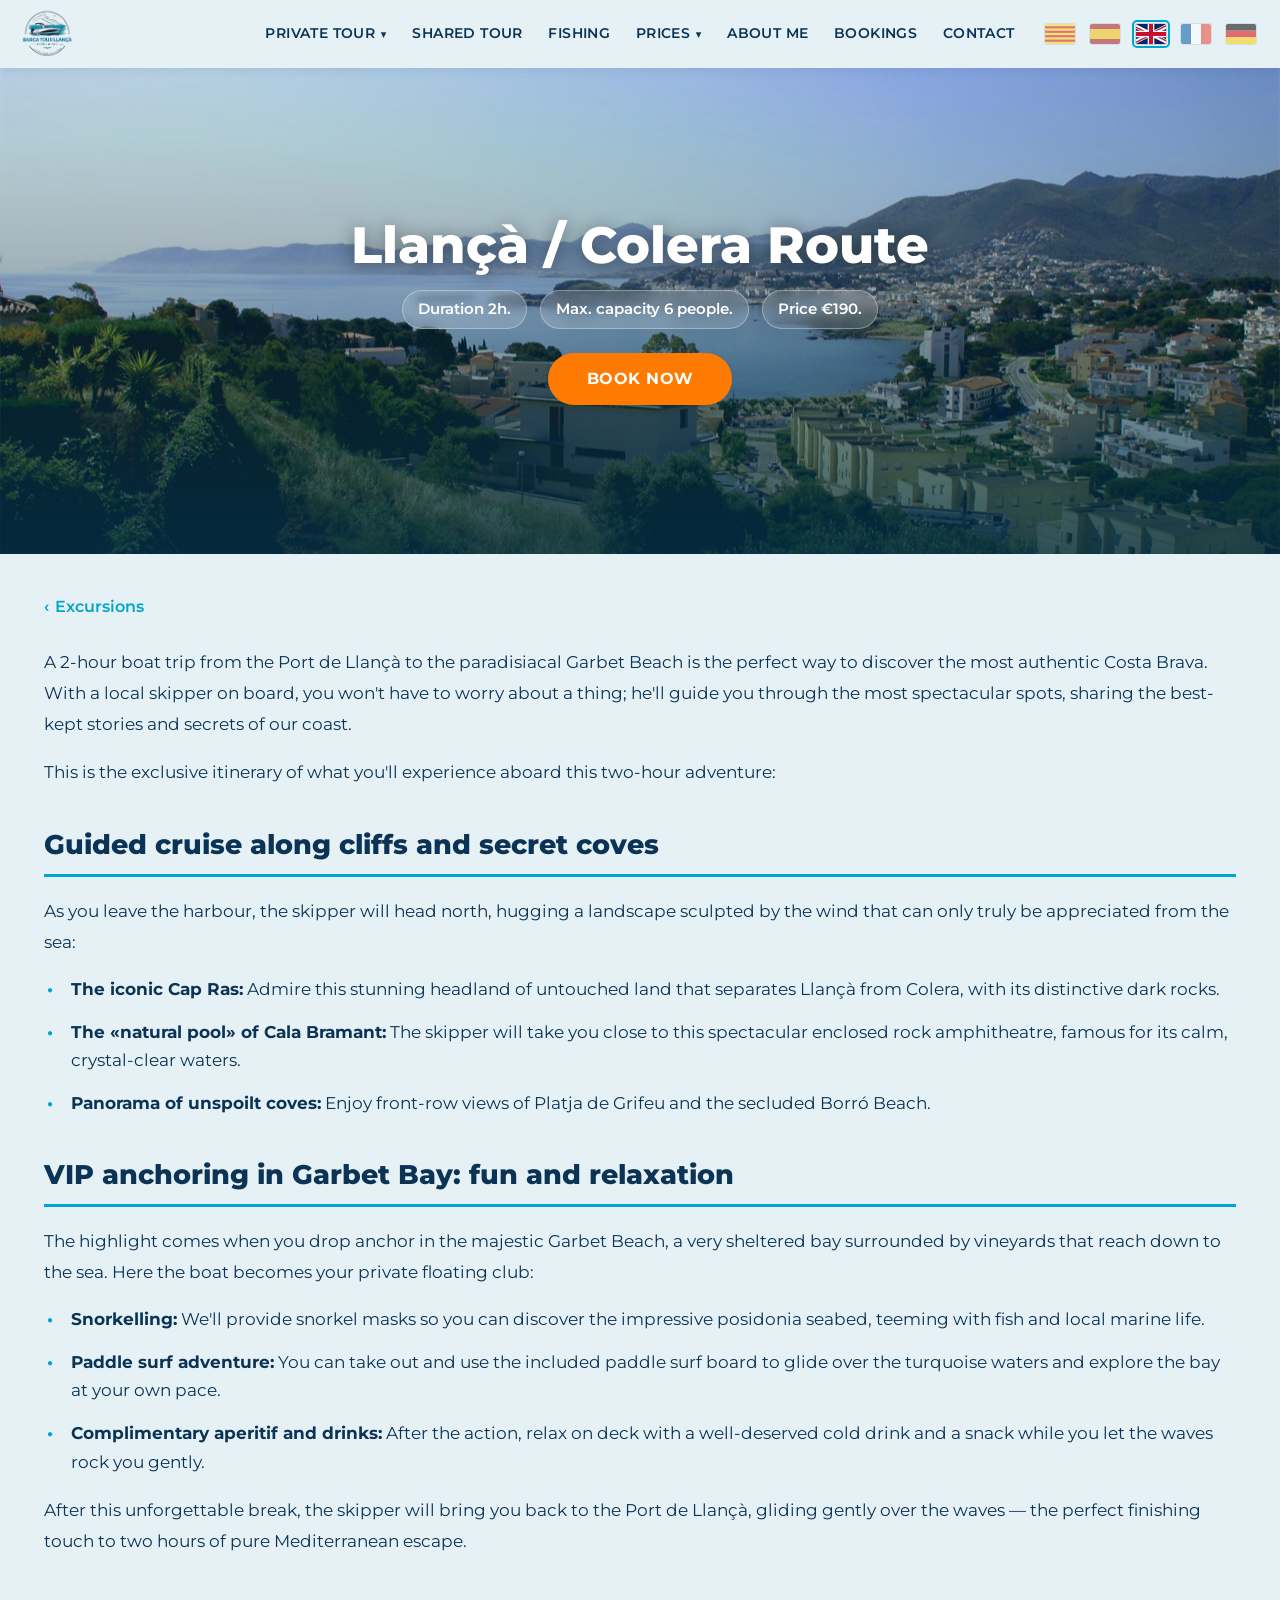
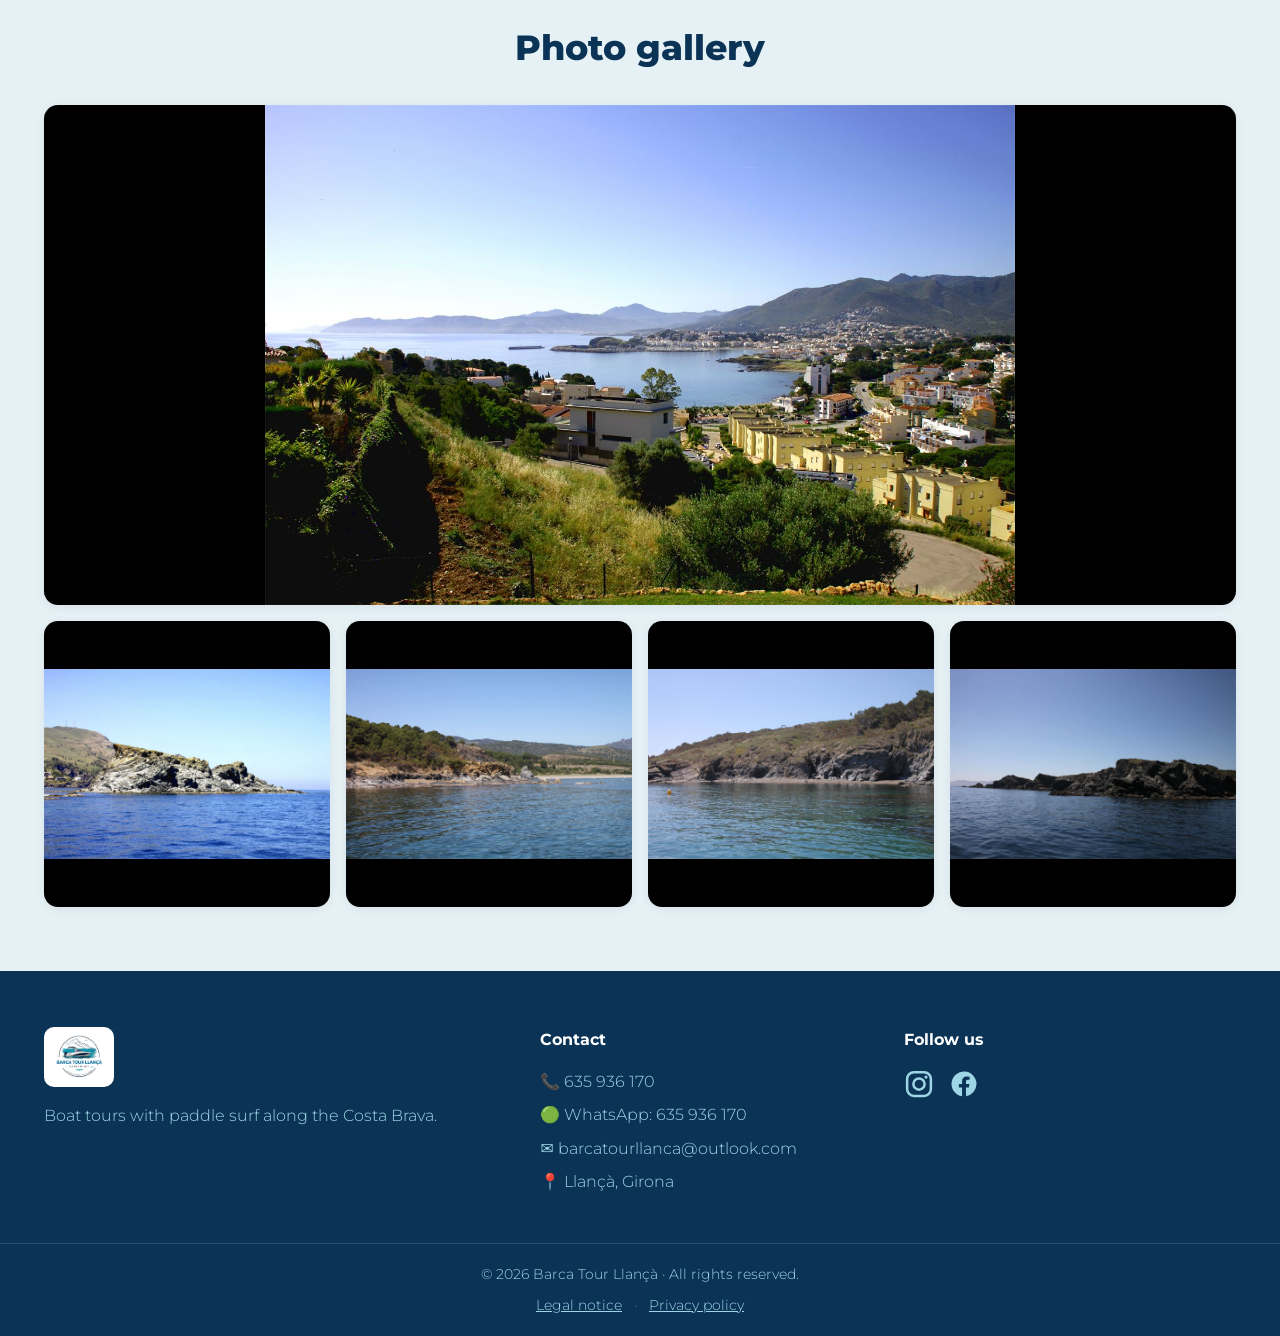
<file: ruta-puesta-de-sol.html>
<!DOCTYPE html>
<html lang="es">
<head>
  <meta charset="UTF-8" />
  <meta name="viewport" content="width=device-width, initial-scale=1.0" />

  <!-- Icona de la pestanya del navegador (favicon) -->
  <link rel="icon" type="image/png" href="img/favicon.png" />
  <link rel="apple-touch-icon" href="img/favicon.png" />

  <!-- SEO (el títol i la descripció s'actualitzen segons la ruta amb JS) -->
  <title>Ruta Puesta de Sol | Barca Tour Llançà</title>
  <meta name="description"
        content="Descubre nuestras rutas en barca por la Costa Brava y Cap de Creus desde Llançà: calas de aguas cristalinas, paddle surf y snorkel." />
  <meta name="author" content="Barca Tour Llançà" />
  <meta name="robots" content="index, follow" />
  <link rel="canonical" href="https://www.barcatourllanca.com/ruta-puesta-de-sol" />

  <!-- Open Graph -->
  <meta property="og:type" content="article" />
  <meta property="og:title" content="Ruta Puesta de Sol | Barca Tour Llançà" />
  <meta property="og:description" content="Rutas en barca por la Costa Brava y Cap de Creus desde Llançà." />
  <meta property="og:image" content="https://www.barcatourllanca.com/img/fondo.jpg" />
  <meta property="og:locale" content="es_ES" />
  <meta name="twitter:card" content="summary_large_image" />

  <!-- Tipografia Montserrat, allotjada al propi servidor -->
  <link rel="preload" href="fonts/montserrat-v31-latin-wght-normal.woff2" as="font" type="font/woff2" crossorigin />

  <link rel="stylesheet" href="css/styles.css?v=14" />
</head>

<body id="top">
  <!-- ============ ENCAPÇALAMENT (igual que la pàgina principal) ============ -->
  <header class="site-header">
    <div class="mainbar">
      <div class="mainbar-inner">
        <a class="logo-link" href="index.html#top" aria-label="Inici">
          <img class="logo" src="img/logo.png" alt="Barca Tour Llançà - excursiones en barco" />
        </a>

        <nav class="nav-row" aria-label="Principal">
          <ul class="nav-list">
            <li class="nav-item has-dropdown">
              <a href="index.html#tours" data-i18n="nav_private">TOUR PRIVADO</a>
              <ul class="dropdown">
                <li><a href="/ruta-llanca-colera" data-i18n="dd_colera">Ruta Colera / Portbou</a></li>
                <li><a href="/ruta-cap-de-creus" data-i18n="dd_creus">Ruta Cap de Creus</a></li>
                <li><a href="/ruta-personalizada" data-i18n="dd_personal">Tour personalizado</a></li>
                <li><a href="/ruta-puesta-de-sol" data-i18n="dd_sunset">Tour Puesta de Sol</a></li>
              </ul>
            </li>
            <li class="nav-item"><a href="/tour-compartido" data-i18n="nav_shared">TOUR COMPARTIDO</a></li>
            <li class="nav-item"><a href="/pesca" data-i18n="nav_fishing">PESCA</a></li>
            <li class="nav-item has-dropdown">
              <a href="index.html#tours" data-i18n="nav_prices">PRECIOS</a>
              <ul class="dropdown" data-nosnippet>
                <li><a href="index.html#tours" data-i18n="pr_2h">2 h — 190€</a></li>
                <li><a href="index.html#tours" data-i18n="pr_4h">4 h — 320€</a></li>
                <li><a href="index.html#tours" data-i18n="pr_6h">6 h — 430€</a></li>
              </ul>
            </li>
            <li class="nav-item"><a href="quisoc.html" data-i18n="nav_about">SOBRE MÍ</a></li>
            <li class="nav-item"><a href="https://wa.me/34635936170?text=Hola!%20Vull%20fer%20una%20reserva" target="_blank" rel="noopener" data-i18n="nav_bookings">RESERVAS</a></li>
            <li class="nav-item"><a href="index.html#contacte" data-i18n="nav_contact">CONTACTO</a></li>
          </ul>
        </nav>

        <div class="lang-switcher" role="group" aria-label="Language selector">
          <button class="lang-btn" data-lang="ca" title="Català"><img src="img/flags/ca.svg" alt="Català" /></button>
          <button class="lang-btn" data-lang="es" title="Español"><img src="img/flags/es.svg" alt="Español" /></button>
          <button class="lang-btn" data-lang="en" title="English"><img src="img/flags/en.svg" alt="English" /></button>
          <button class="lang-btn" data-lang="fr" title="Français"><img src="img/flags/fr.svg" alt="Français" /></button>
          <button class="lang-btn" data-lang="de" title="Deutsch"><img src="img/flags/de.svg" alt="Deutsch" /></button>
        </div>

        <button class="nav-toggle" aria-label="Menú" aria-expanded="false">
          <span></span><span></span><span></span>
        </button>

        <ul class="mobile-menu" aria-label="Menú mòbil">
          <li><a href="index.html#tours" data-i18n="nav_excursions">EXCURSIONES</a></li>
          <li><a href="quisoc.html" data-i18n="nav_about">SOBRE MÍ</a></li>
          <li><a href="https://wa.me/34635936170?text=Hola!%20Vull%20fer%20una%20reserva" target="_blank" rel="noopener" data-i18n="nav_bookings">RESERVAS</a></li>
          <li><a href="index.html#contacte" data-i18n="nav_contact">CONTACTO</a></li>
        </ul>
      </div>
    </div>
  </header>

  <!-- ============ DETALL DE LA RUTA ============ -->
  <main class="route-detail">
    <!-- Capçalera amb la primera foto de fons -->
    <section class="route-hero">
      <div class="route-hero-inner">
        <h1 class="route-title"></h1>
        <ul class="route-meta"></ul>
        <a class="btn-reserve route-cta" target="_blank" rel="noopener" data-i18n="reserve_now">RESERVA AHORA</a>
      </div>
    </section>

    <!-- Descripció -->
    <article class="route-body reveal">
      <a class="route-back" href="index.html#tours">&#8249; <span data-i18n="route_back">Excursiones</span></a>
      <div class="route-desc"></div>
    </article>

    <!-- Galeria amb totes les fotos de la ruta -->
    <section class="route-gallery-section reveal">
      <h2 class="route-gallery-title"></h2>
      <div class="photo-gallery"></div>
    </section>
  </main>

  <!-- ============ PEU DE PÀGINA (igual que la principal) ============ -->
  <footer id="contacte" class="site-footer">
    <div class="footer-inner">
      <div class="footer-col">
        <a href="index.html#top" aria-label="Inici">
          <img class="footer-logo" src="img/logo.png" alt="Barca Tour Llançà - excursiones en barco" />
        </a>
        <p data-i18n="footer_tagline">Tours en barca con paddle surf por la Costa Brava.</p>
      </div>
      <div class="footer-col">
        <h4 data-i18n="footer_contact_title">Contacto</h4>
        <p>📞 <a href="tel:+34635936170">635 936 170</a></p>
        <p>🟢 <a href="https://wa.me/34635936170" target="_blank" rel="noopener">WhatsApp: 635 936 170</a></p>
        <p>✉️ <a href="mailto:barcatourllanca@outlook.com">barcatourllanca@outlook.com</a></p>
        <p>📍 <a href="https://www.google.com/maps/search/?api=1&query=Port+de+Llan%C3%A7%C3%A0,+Girona,+Espanya" target="_blank" rel="noopener"><span data-i18n="footer_address">Port de Llançà S/N</span></a></p>
      </div>
      <div class="footer-col">
        <h4 data-i18n="footer_follow_title">Síguenos</h4>
        <div class="social">
          <a href="https://instagram.com/barcatourllanca" target="_blank" rel="noopener" aria-label="Instagram">
            <svg viewBox="0 0 24 24" fill="none" stroke="currentColor" stroke-width="2" aria-hidden="true">
              <rect x="2.5" y="2.5" width="19" height="19" rx="5.5" />
              <circle cx="12" cy="12" r="4.5" />
              <circle cx="17.6" cy="6.4" r="1.3" fill="currentColor" stroke="none" />
            </svg>
          </a>
          <a href="https://www.facebook.com/profile.php?id=61590834710338" target="_blank" rel="noopener" aria-label="Facebook">
            <svg viewBox="0 0 24 24" fill="currentColor" aria-hidden="true">
              <path d="M22 12a10 10 0 1 0-11.56 9.88v-6.99H7.9V12h2.54V9.85c0-2.5 1.49-3.89 3.78-3.89 1.09 0 2.24.2 2.24.2v2.46h-1.26c-1.24 0-1.63.77-1.63 1.56V12h2.78l-.44 2.89h-2.34v6.99A10 10 0 0 0 22 12z" />
            </svg>
          </a>
        </div>
      </div>
    </div>
    <div class="footer-bottom">
      <p>© <span id="year"></span> Barca Tour Llançà · <span data-i18n="footer_rights">Todos los derechos reservados.</span></p>
      <p class="footer-legal">
        <a href="avis-legal.html" data-i18n="footer_legal">Aviso legal</a>
        <span class="sep">·</span>
        <a href="politica-privacitat.html" data-i18n="footer_privacy">Política de privacidad</a>
      </p>
    </div>
  </footer>

  <script src="js/i18n.js?v=20"></script>
  <script src="js/routes.js?v=9"></script>
</body>
</html>
</file>
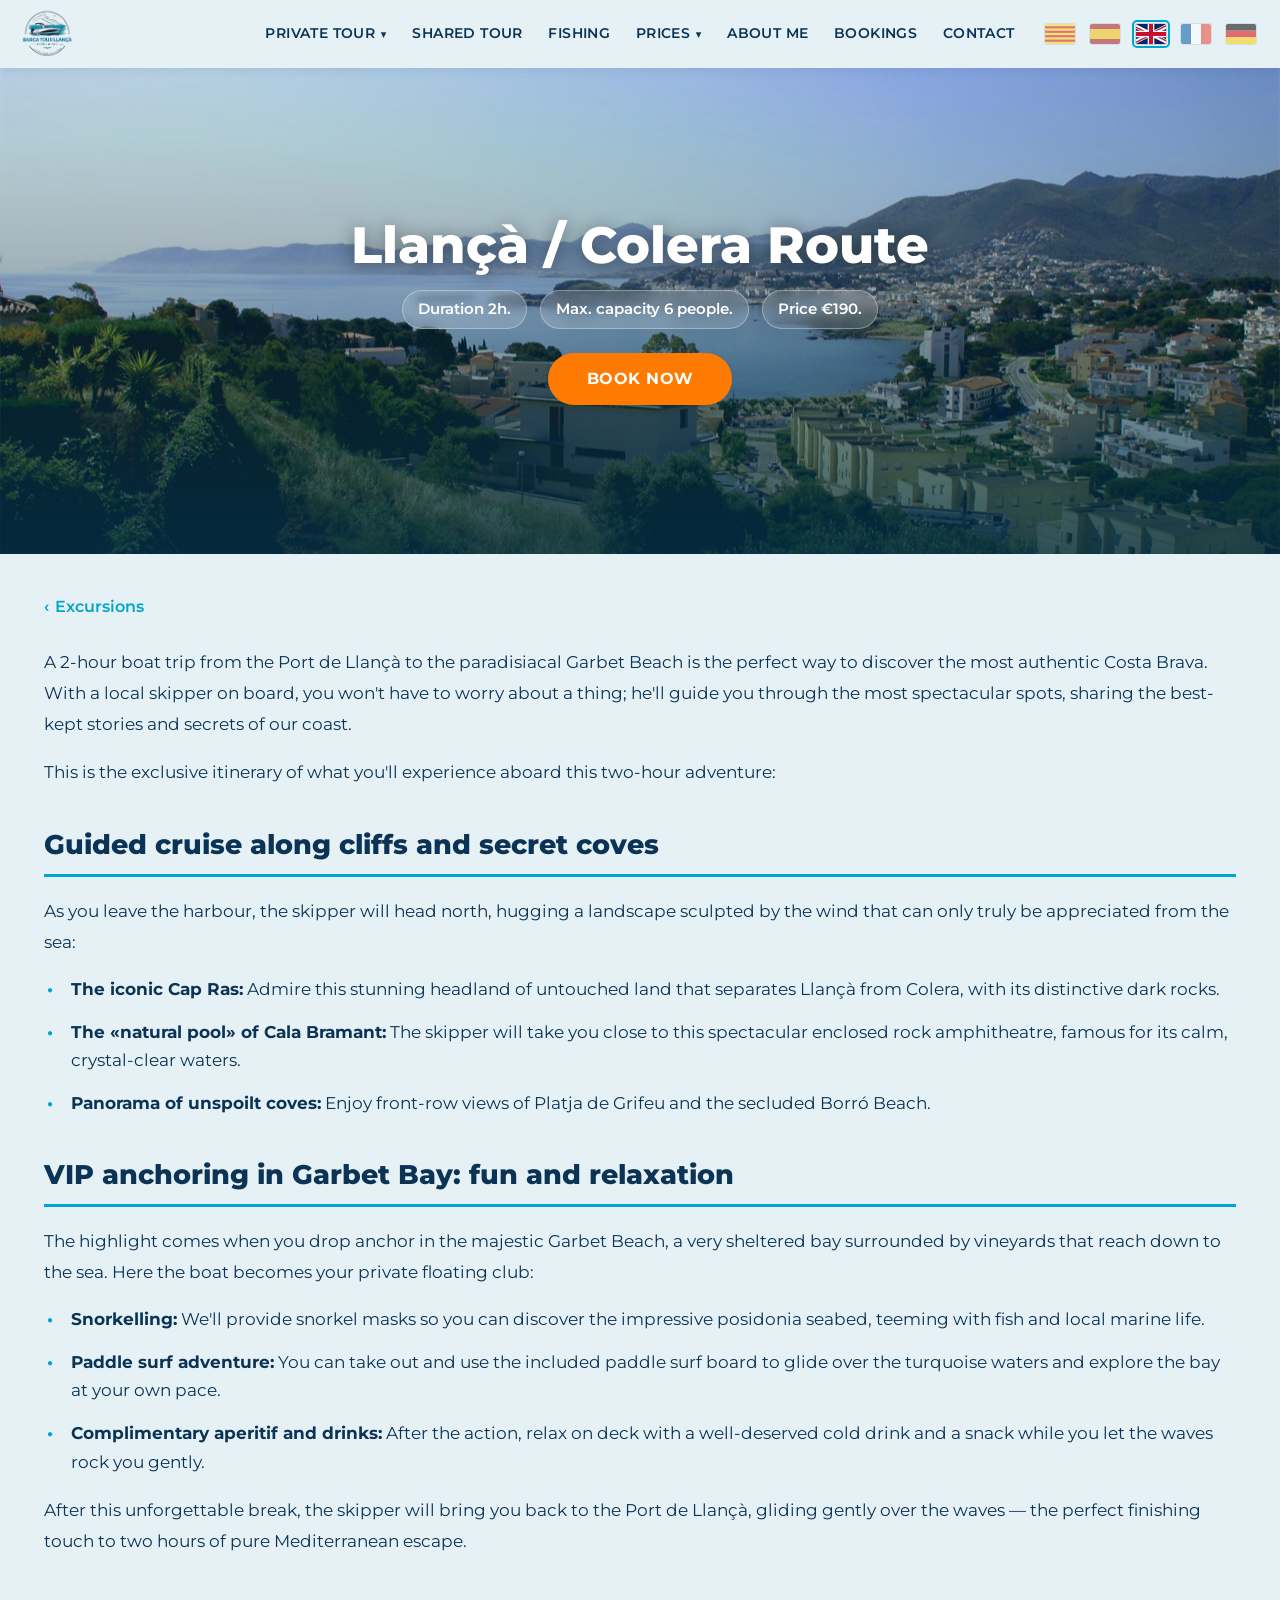
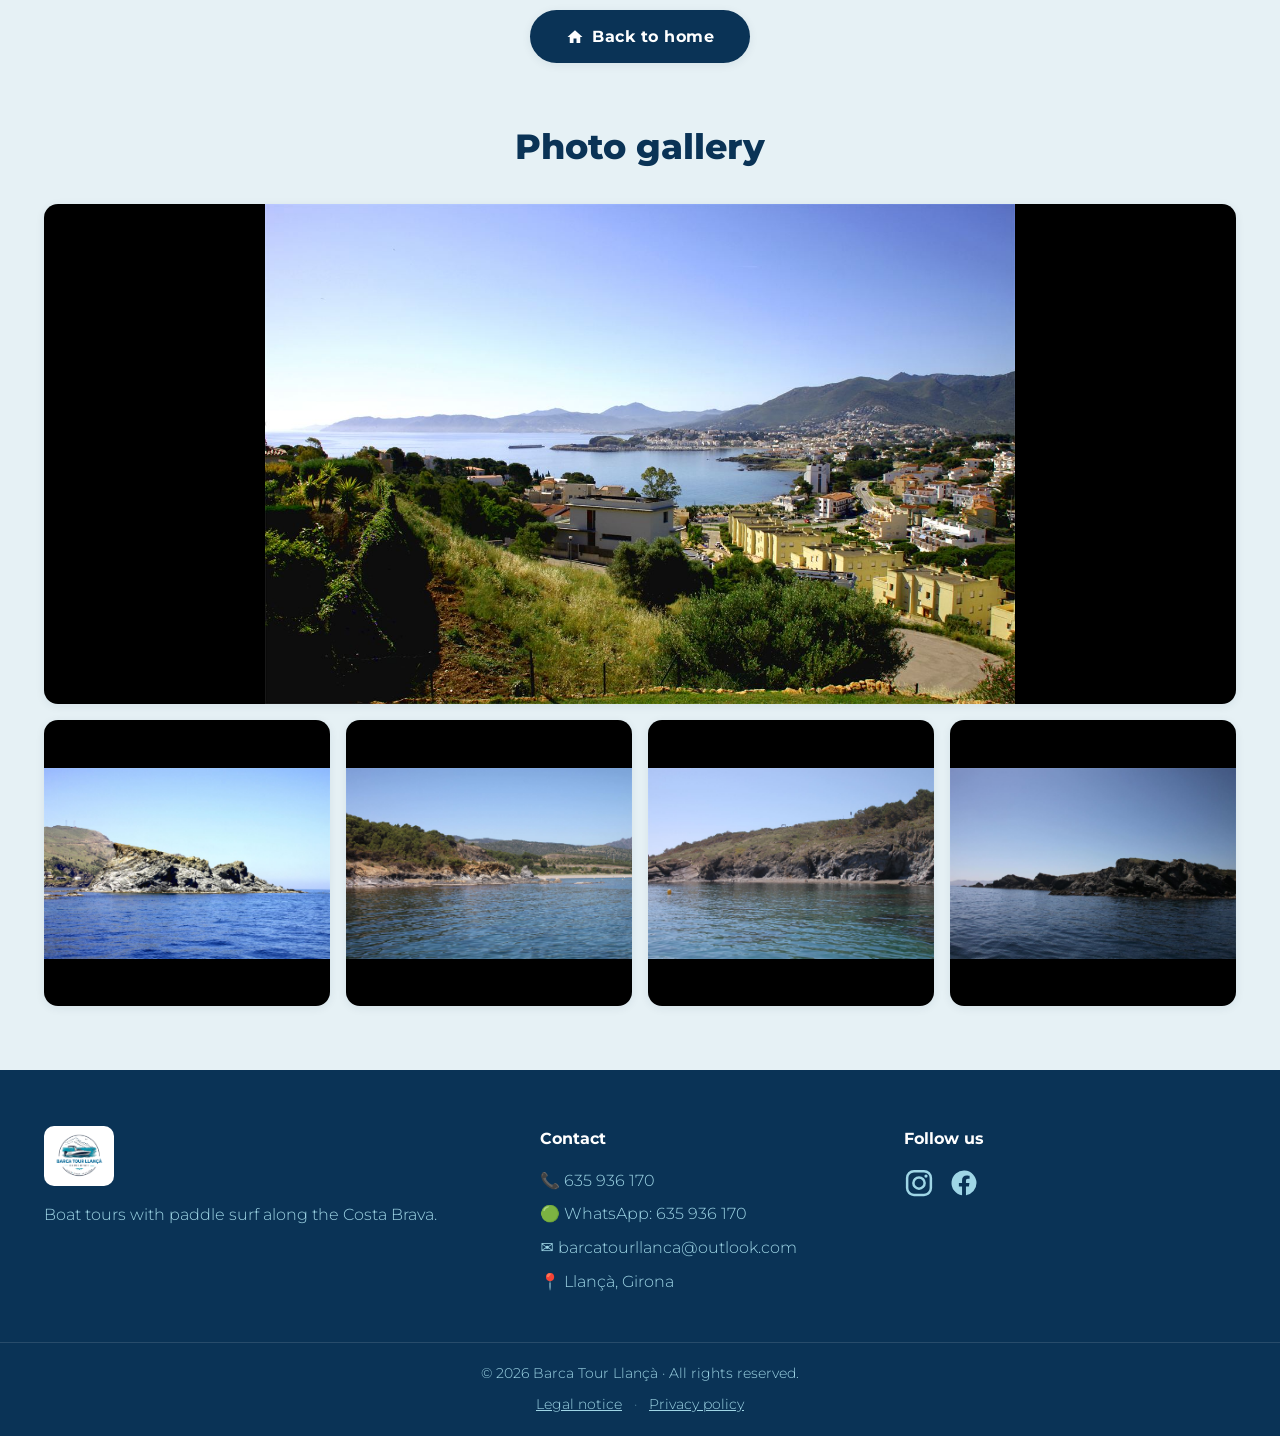
<file: ruta.html>
<!DOCTYPE html>
<html lang="es">
<head>
  <meta charset="UTF-8" />
  <meta name="viewport" content="width=device-width, initial-scale=1.0" />

  <!-- Icona de la pestanya del navegador (favicon) -->
  <link rel="icon" type="image/png" href="img/favicon.png" />
  <link rel="apple-touch-icon" href="img/favicon.png" />

  <!-- SEO (el títol i la descripció s'actualitzen segons la ruta amb JS) -->
  <title>Ruta en barca | Barca Tour Llançà</title>
  <meta name="description"
        content="Descubre nuestras rutas en barca por la Costa Brava y Cap de Creus desde Llançà: calas de aguas cristalinas, paddle surf y snorkel." />
  <meta name="author" content="Barca Tour Llançà" />
  <meta name="robots" content="index, follow" />
  <link rel="canonical" href="https://www.barcatourllanca.com/ruta.html" />

  <!-- Open Graph -->
  <meta property="og:type" content="article" />
  <meta property="og:title" content="Ruta en barca | Barca Tour Llançà" />
  <meta property="og:description" content="Rutas en barca por la Costa Brava y Cap de Creus desde Llançà." />
  <meta property="og:image" content="https://www.barcatourllanca.com/img/fondo.jpg" />
  <meta property="og:locale" content="es_ES" />
  <meta name="twitter:card" content="summary_large_image" />

  <!-- Tipografia Montserrat, allotjada al propi servidor -->
  <link rel="preload" href="fonts/montserrat-v31-latin-wght-normal.woff2" as="font" type="font/woff2" crossorigin />

  <link rel="stylesheet" href="css/styles.css?v=14" />
</head>

<body id="top">
  <!-- ============ ENCAPÇALAMENT (igual que la pàgina principal) ============ -->
  <header class="site-header">
    <div class="mainbar">
      <div class="mainbar-inner">
        <a class="logo-link" href="index.html#top" aria-label="Inici">
          <img class="logo" src="img/logo.png" alt="Barca Tour Llançà - excursiones en barco" />
        </a>

        <nav class="nav-row" aria-label="Principal">
          <ul class="nav-list">
            <li class="nav-item has-dropdown">
              <a href="index.html#tours" data-i18n="nav_private">TOUR PRIVADO</a>
              <ul class="dropdown">
                <li><a href="ruta.html?r=v1" data-i18n="dd_colera">Ruta Colera / Portbou</a></li>
                <li><a href="ruta.html?r=v2" data-i18n="dd_creus">Ruta Cap de Creus</a></li>
                <li><a href="ruta.html?r=v3" data-i18n="dd_personal">Tour personalizado</a></li>
                <li><a href="ruta.html?r=v4" data-i18n="dd_sunset">Tour Puesta de Sol</a></li>
              </ul>
            </li>
            <li class="nav-item"><a href="ruta.html?r=v5" data-i18n="nav_shared">TOUR COMPARTIDO</a></li>
            <li class="nav-item"><a href="ruta.html?r=v6" data-i18n="nav_fishing">PESCA</a></li>
            <li class="nav-item has-dropdown">
              <a href="index.html#tours" data-i18n="nav_prices">PRECIOS</a>
              <ul class="dropdown" data-nosnippet>
                <li><a href="index.html#tours" data-i18n="pr_2h">2 h — 190€</a></li>
                <li><a href="index.html#tours" data-i18n="pr_4h">4 h — 320€</a></li>
                <li><a href="index.html#tours" data-i18n="pr_6h">6 h — 430€</a></li>
              </ul>
            </li>
            <li class="nav-item"><a href="quisoc.html" data-i18n="nav_about">SOBRE MÍ</a></li>
            <li class="nav-item"><a href="https://wa.me/34635936170?text=Hola!%20Vull%20fer%20una%20reserva" target="_blank" rel="noopener" data-i18n="nav_bookings">RESERVAS</a></li>
            <li class="nav-item"><a href="index.html#contacte" data-i18n="nav_contact">CONTACTO</a></li>
          </ul>
        </nav>

        <div class="lang-switcher" role="group" aria-label="Language selector">
          <button class="lang-btn" data-lang="ca" title="Català"><img src="img/flags/ca.svg" alt="Català" /></button>
          <button class="lang-btn" data-lang="es" title="Español"><img src="img/flags/es.svg" alt="Español" /></button>
          <button class="lang-btn" data-lang="en" title="English"><img src="img/flags/en.svg" alt="English" /></button>
          <button class="lang-btn" data-lang="fr" title="Français"><img src="img/flags/fr.svg" alt="Français" /></button>
          <button class="lang-btn" data-lang="de" title="Deutsch"><img src="img/flags/de.svg" alt="Deutsch" /></button>
        </div>

        <button class="nav-toggle" aria-label="Menú" aria-expanded="false">
          <span></span><span></span><span></span>
        </button>

        <ul class="mobile-menu" aria-label="Menú mòbil">
          <li><a href="index.html#tours" data-i18n="nav_excursions">EXCURSIONES</a></li>
          <li><a href="quisoc.html" data-i18n="nav_about">SOBRE MÍ</a></li>
          <li><a href="https://wa.me/34635936170?text=Hola!%20Vull%20fer%20una%20reserva" target="_blank" rel="noopener" data-i18n="nav_bookings">RESERVAS</a></li>
          <li><a href="index.html#contacte" data-i18n="nav_contact">CONTACTO</a></li>
        </ul>
      </div>
    </div>
  </header>

  <!-- ============ DETALL DE LA RUTA ============ -->
  <main class="route-detail">
    <!-- Capçalera amb la primera foto de fons -->
    <section class="route-hero">
      <div class="route-hero-inner">
        <h1 class="route-title"></h1>
        <ul class="route-meta"></ul>
        <a class="btn-reserve route-cta" target="_blank" rel="noopener" data-i18n="reserve_now">RESERVA AHORA</a>
      </div>
    </section>

    <!-- Descripció -->
    <article class="route-body reveal">
      <a class="route-back" href="index.html#tours">&#8249; <span data-i18n="route_back">Excursiones</span></a>
      <div class="route-desc"></div>
    </article>

    <!-- Botó per tornar a l'inici -->
    <div class="home-cta">
      <a class="btn-home" href="index.html#top">
        <svg class="btn-home-ico" viewBox="0 0 24 24" width="18" height="18" fill="currentColor" aria-hidden="true"><path d="M10 20v-6h4v6h5v-8h3L12 3 2 12h3v8z"/></svg>
        <span data-i18n="back_home">Volver al inicio</span>
      </a>
    </div>

    <!-- Galeria amb totes les fotos de la ruta -->
    <section class="route-gallery-section reveal">
      <h2 class="route-gallery-title"></h2>
      <div class="photo-gallery"></div>
    </section>
  </main>

  <!-- ============ PEU DE PÀGINA (igual que la principal) ============ -->
  <footer id="contacte" class="site-footer">
    <div class="footer-inner">
      <div class="footer-col">
        <a href="index.html#top" aria-label="Inici">
          <img class="footer-logo" src="img/logo.png" alt="Barca Tour Llançà - excursiones en barco" />
        </a>
        <p data-i18n="footer_tagline">Tours en barca con paddle surf por la Costa Brava.</p>
      </div>
      <div class="footer-col">
        <h4 data-i18n="footer_contact_title">Contacto</h4>
        <p>📞 <a href="tel:+34635936170">635 936 170</a></p>
        <p>🟢 <a href="https://wa.me/34635936170" target="_blank" rel="noopener">WhatsApp: 635 936 170</a></p>
        <p>✉️ <a href="mailto:barcatourllanca@outlook.com">barcatourllanca@outlook.com</a></p>
        <p>📍 <a href="https://www.google.com/maps/search/?api=1&query=Port+de+Llan%C3%A7%C3%A0,+Girona,+Espanya" target="_blank" rel="noopener"><span data-i18n="footer_address">Port de Llançà S/N</span></a></p>
      </div>
      <div class="footer-col">
        <h4 data-i18n="footer_follow_title">Síguenos</h4>
        <div class="social">
          <a href="https://instagram.com/barcatourllanca" target="_blank" rel="noopener" aria-label="Instagram">
            <svg viewBox="0 0 24 24" fill="none" stroke="currentColor" stroke-width="2" aria-hidden="true">
              <rect x="2.5" y="2.5" width="19" height="19" rx="5.5" />
              <circle cx="12" cy="12" r="4.5" />
              <circle cx="17.6" cy="6.4" r="1.3" fill="currentColor" stroke="none" />
            </svg>
          </a>
          <a href="https://www.facebook.com/profile.php?id=61590834710338" target="_blank" rel="noopener" aria-label="Facebook">
            <svg viewBox="0 0 24 24" fill="currentColor" aria-hidden="true">
              <path d="M22 12a10 10 0 1 0-11.56 9.88v-6.99H7.9V12h2.54V9.85c0-2.5 1.49-3.89 3.78-3.89 1.09 0 2.24.2 2.24.2v2.46h-1.26c-1.24 0-1.63.77-1.63 1.56V12h2.78l-.44 2.89h-2.34v6.99A10 10 0 0 0 22 12z" />
            </svg>
          </a>
        </div>
      </div>
    </div>
    <div class="footer-bottom">
      <p>© <span id="year"></span> Barca Tour Llançà · <span data-i18n="footer_rights">Todos los derechos reservados.</span></p>
      <p class="footer-legal">
        <a href="avis-legal.html" data-i18n="footer_legal">Aviso legal</a>
        <span class="sep">·</span>
        <a href="politica-privacitat.html" data-i18n="footer_privacy">Política de privacidad</a>
      </p>
    </div>
  </footer>

  <script src="js/i18n.js?v=20"></script>
  <script src="js/routes.js?v=8"></script>
</body>
</html>
</file>
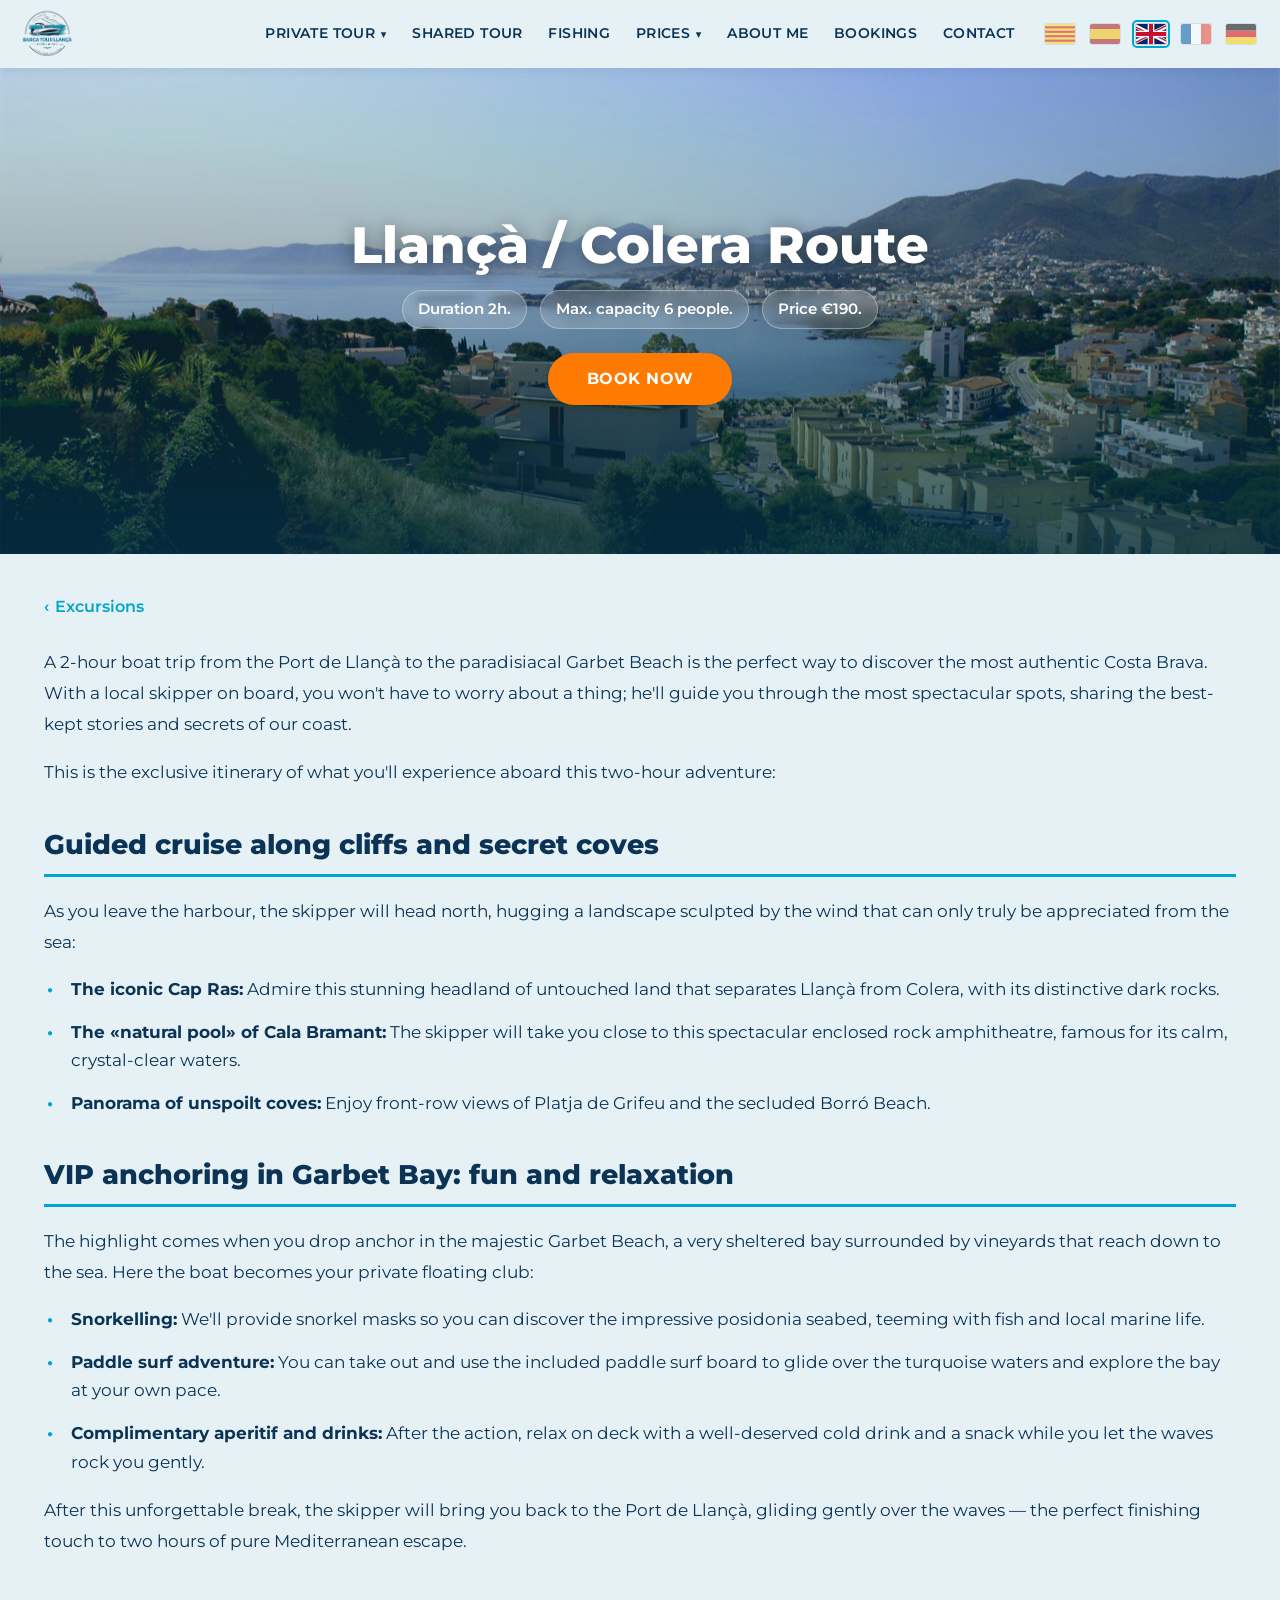
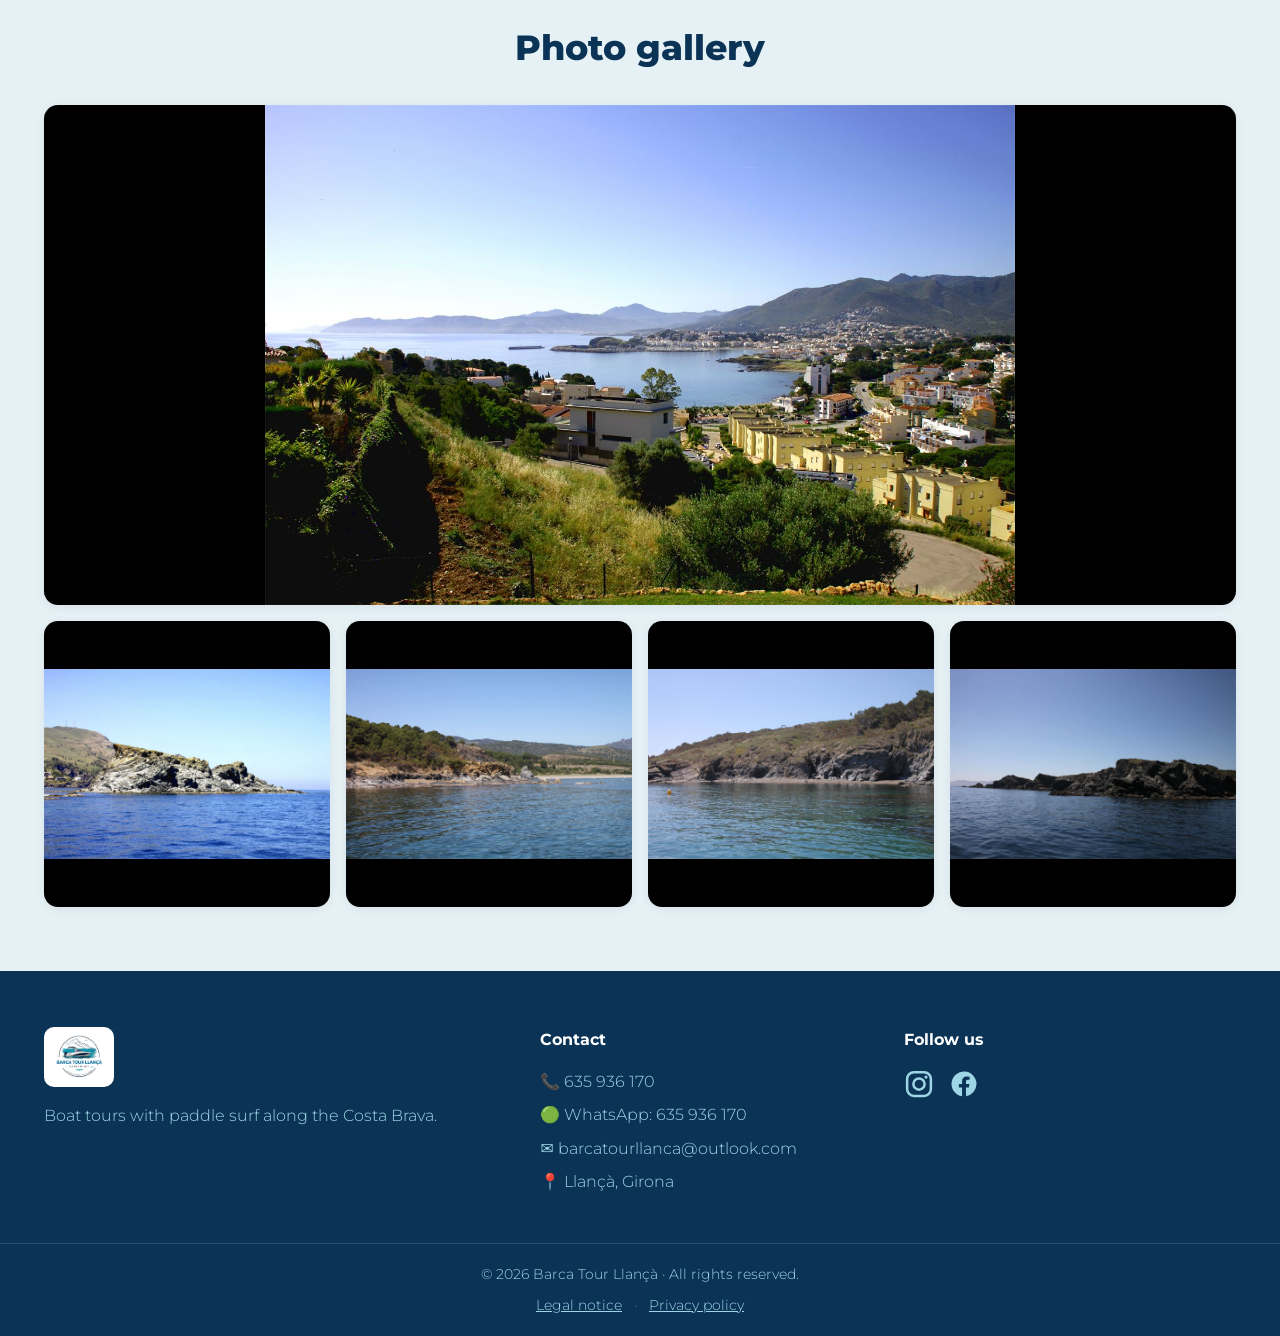
<file: tour-compartido.html>
<!DOCTYPE html>
<html lang="es">
<head>
  <meta charset="UTF-8" />
  <meta name="viewport" content="width=device-width, initial-scale=1.0" />

  <!-- Icona de la pestanya del navegador (favicon) -->
  <link rel="icon" type="image/png" href="img/favicon.png" />
  <link rel="apple-touch-icon" href="img/favicon.png" />

  <!-- SEO (el títol i la descripció s'actualitzen segons la ruta amb JS) -->
  <title>Tour Compartido | Barca Tour Llançà</title>
  <meta name="description"
        content="Descubre nuestras rutas en barca por la Costa Brava y Cap de Creus desde Llançà: calas de aguas cristalinas, paddle surf y snorkel." />
  <meta name="author" content="Barca Tour Llançà" />
  <meta name="robots" content="index, follow" />
  <link rel="canonical" href="https://www.barcatourllanca.com/tour-compartido" />

  <!-- Open Graph -->
  <meta property="og:type" content="article" />
  <meta property="og:title" content="Tour Compartido | Barca Tour Llançà" />
  <meta property="og:description" content="Rutas en barca por la Costa Brava y Cap de Creus desde Llançà." />
  <meta property="og:image" content="https://www.barcatourllanca.com/img/fondo.jpg" />
  <meta property="og:locale" content="es_ES" />
  <meta name="twitter:card" content="summary_large_image" />

  <!-- Tipografia Montserrat, allotjada al propi servidor -->
  <link rel="preload" href="fonts/montserrat-v31-latin-wght-normal.woff2" as="font" type="font/woff2" crossorigin />

  <link rel="stylesheet" href="css/styles.css?v=14" />
</head>

<body id="top">
  <!-- ============ ENCAPÇALAMENT (igual que la pàgina principal) ============ -->
  <header class="site-header">
    <div class="mainbar">
      <div class="mainbar-inner">
        <a class="logo-link" href="index.html#top" aria-label="Inici">
          <img class="logo" src="img/logo.png" alt="Barca Tour Llançà - excursiones en barco" />
        </a>

        <nav class="nav-row" aria-label="Principal">
          <ul class="nav-list">
            <li class="nav-item has-dropdown">
              <a href="index.html#tours" data-i18n="nav_private">TOUR PRIVADO</a>
              <ul class="dropdown">
                <li><a href="/ruta-llanca-colera" data-i18n="dd_colera">Ruta Colera / Portbou</a></li>
                <li><a href="/ruta-cap-de-creus" data-i18n="dd_creus">Ruta Cap de Creus</a></li>
                <li><a href="/ruta-personalizada" data-i18n="dd_personal">Tour personalizado</a></li>
                <li><a href="/ruta-puesta-de-sol" data-i18n="dd_sunset">Tour Puesta de Sol</a></li>
              </ul>
            </li>
            <li class="nav-item"><a href="/tour-compartido" data-i18n="nav_shared">TOUR COMPARTIDO</a></li>
            <li class="nav-item"><a href="/pesca" data-i18n="nav_fishing">PESCA</a></li>
            <li class="nav-item has-dropdown">
              <a href="index.html#tours" data-i18n="nav_prices">PRECIOS</a>
              <ul class="dropdown" data-nosnippet>
                <li><a href="index.html#tours" data-i18n="pr_2h">2 h — 190€</a></li>
                <li><a href="index.html#tours" data-i18n="pr_4h">4 h — 320€</a></li>
                <li><a href="index.html#tours" data-i18n="pr_6h">6 h — 430€</a></li>
              </ul>
            </li>
            <li class="nav-item"><a href="quisoc.html" data-i18n="nav_about">SOBRE MÍ</a></li>
            <li class="nav-item"><a href="https://wa.me/34635936170?text=Hola!%20Vull%20fer%20una%20reserva" target="_blank" rel="noopener" data-i18n="nav_bookings">RESERVAS</a></li>
            <li class="nav-item"><a href="index.html#contacte" data-i18n="nav_contact">CONTACTO</a></li>
          </ul>
        </nav>

        <div class="lang-switcher" role="group" aria-label="Language selector">
          <button class="lang-btn" data-lang="ca" title="Català"><img src="img/flags/ca.svg" alt="Català" /></button>
          <button class="lang-btn" data-lang="es" title="Español"><img src="img/flags/es.svg" alt="Español" /></button>
          <button class="lang-btn" data-lang="en" title="English"><img src="img/flags/en.svg" alt="English" /></button>
          <button class="lang-btn" data-lang="fr" title="Français"><img src="img/flags/fr.svg" alt="Français" /></button>
          <button class="lang-btn" data-lang="de" title="Deutsch"><img src="img/flags/de.svg" alt="Deutsch" /></button>
        </div>

        <button class="nav-toggle" aria-label="Menú" aria-expanded="false">
          <span></span><span></span><span></span>
        </button>

        <ul class="mobile-menu" aria-label="Menú mòbil">
          <li><a href="index.html#tours" data-i18n="nav_excursions">EXCURSIONES</a></li>
          <li><a href="quisoc.html" data-i18n="nav_about">SOBRE MÍ</a></li>
          <li><a href="https://wa.me/34635936170?text=Hola!%20Vull%20fer%20una%20reserva" target="_blank" rel="noopener" data-i18n="nav_bookings">RESERVAS</a></li>
          <li><a href="index.html#contacte" data-i18n="nav_contact">CONTACTO</a></li>
        </ul>
      </div>
    </div>
  </header>

  <!-- ============ DETALL DE LA RUTA ============ -->
  <main class="route-detail">
    <!-- Capçalera amb la primera foto de fons -->
    <section class="route-hero">
      <div class="route-hero-inner">
        <h1 class="route-title"></h1>
        <ul class="route-meta"></ul>
        <a class="btn-reserve route-cta" target="_blank" rel="noopener" data-i18n="reserve_now">RESERVA AHORA</a>
      </div>
    </section>

    <!-- Descripció -->
    <article class="route-body reveal">
      <a class="route-back" href="index.html#tours">&#8249; <span data-i18n="route_back">Excursiones</span></a>
      <div class="route-desc"></div>
    </article>

    <!-- Galeria amb totes les fotos de la ruta -->
    <section class="route-gallery-section reveal">
      <h2 class="route-gallery-title"></h2>
      <div class="photo-gallery"></div>
    </section>
  </main>

  <!-- ============ PEU DE PÀGINA (igual que la principal) ============ -->
  <footer id="contacte" class="site-footer">
    <div class="footer-inner">
      <div class="footer-col">
        <a href="index.html#top" aria-label="Inici">
          <img class="footer-logo" src="img/logo.png" alt="Barca Tour Llançà - excursiones en barco" />
        </a>
        <p data-i18n="footer_tagline">Tours en barca con paddle surf por la Costa Brava.</p>
      </div>
      <div class="footer-col">
        <h4 data-i18n="footer_contact_title">Contacto</h4>
        <p>📞 <a href="tel:+34635936170">635 936 170</a></p>
        <p>🟢 <a href="https://wa.me/34635936170" target="_blank" rel="noopener">WhatsApp: 635 936 170</a></p>
        <p>✉️ <a href="mailto:barcatourllanca@outlook.com">barcatourllanca@outlook.com</a></p>
        <p>📍 <a href="https://www.google.com/maps/search/?api=1&query=Port+de+Llan%C3%A7%C3%A0,+Girona,+Espanya" target="_blank" rel="noopener"><span data-i18n="footer_address">Port de Llançà S/N</span></a></p>
      </div>
      <div class="footer-col">
        <h4 data-i18n="footer_follow_title">Síguenos</h4>
        <div class="social">
          <a href="https://instagram.com/barcatourllanca" target="_blank" rel="noopener" aria-label="Instagram">
            <svg viewBox="0 0 24 24" fill="none" stroke="currentColor" stroke-width="2" aria-hidden="true">
              <rect x="2.5" y="2.5" width="19" height="19" rx="5.5" />
              <circle cx="12" cy="12" r="4.5" />
              <circle cx="17.6" cy="6.4" r="1.3" fill="currentColor" stroke="none" />
            </svg>
          </a>
          <a href="https://www.facebook.com/profile.php?id=61590834710338" target="_blank" rel="noopener" aria-label="Facebook">
            <svg viewBox="0 0 24 24" fill="currentColor" aria-hidden="true">
              <path d="M22 12a10 10 0 1 0-11.56 9.88v-6.99H7.9V12h2.54V9.85c0-2.5 1.49-3.89 3.78-3.89 1.09 0 2.24.2 2.24.2v2.46h-1.26c-1.24 0-1.63.77-1.63 1.56V12h2.78l-.44 2.89h-2.34v6.99A10 10 0 0 0 22 12z" />
            </svg>
          </a>
        </div>
      </div>
    </div>
    <div class="footer-bottom">
      <p>© <span id="year"></span> Barca Tour Llançà · <span data-i18n="footer_rights">Todos los derechos reservados.</span></p>
      <p class="footer-legal">
        <a href="avis-legal.html" data-i18n="footer_legal">Aviso legal</a>
        <span class="sep">·</span>
        <a href="politica-privacitat.html" data-i18n="footer_privacy">Política de privacidad</a>
      </p>
    </div>
  </footer>

  <script src="js/i18n.js?v=20"></script>
  <script src="js/routes.js?v=9"></script>
</body>
</html>
</file>
<file: css/styles.css>
/* ============================================================
   TIPOGRAFIA PROPIA (Montserrat variable, al nostre servidor)
   Un sol fitxer cobreix tots els pesos de 100 a 900, aixi que
   no cal cap connexio a Google Fonts.
   ============================================================ */
@font-face {
  font-family: "Montserrat";
  font-style: normal;
  font-weight: 100 900;
  font-display: swap;
  src: url("../fonts/montserrat-v31-latin-wght-normal.woff2") format("woff2");
  unicode-range: U+0000-00FF, U+0131, U+0152-0153, U+02BB-02BC, U+02C6, U+02DA,
    U+02DC, U+0304, U+0308, U+0329, U+2000-206F, U+2074, U+20AC, U+2122, U+2191,
    U+2193, U+2212, U+2215, U+FEFF, U+FFFD;
}

/* ============================================================
   VARIABLES I PALETA (tema marí)
   ============================================================ */
:root {
  --c-deep:    #0A3356;   /* blau marí: textos, títols, línies */
  --c-sea:     #00A5CD;   /* cian de marca */
  --c-primary: #00A5CD;   /* cian: enllaços i detalls */
  --c-sky:     #9fd6e6;   /* cian clar (text del peu) */
  --c-foam:    #E6F1F5;   /* fons amb un toc de mar suau (60% del lloc) */
  --c-sand:    #ff9a3d;   /* taronja clar (hover del CTA) */
  --c-sun:     #FF7A00;   /* taronja CTA "Reserva" */
  --c-white:   #ffffff;
  --c-text:    #0A3356;   /* text principal */
  --c-muted:   #475569;   /* text secundari */

  --shadow-sm: 0 2px 10px rgba(2, 48, 71, 0.08);
  --shadow-md: 0 10px 30px rgba(2, 48, 71, 0.16);
  --radius:    16px;
  --maxw:      1240px;
  --t:         0.3s ease;
}

/* ============================================================
   RESET I BASE
   ============================================================ */
*, *::before, *::after { box-sizing: border-box; margin: 0; padding: 0; }
html { scroll-behavior: smooth; scroll-padding-top: 100px; }
body {
  font-family: "Montserrat", system-ui, sans-serif;
  font-weight: 400;
  color: var(--c-text);
  background: var(--c-foam);
  line-height: 1.6;
  overflow-x: hidden;
}
img { display: block; max-width: 100%; }
a { text-decoration: none; color: inherit; }
ul { list-style: none; }

/* ============================================================
   1. ENCAPÇALAMENT
   ============================================================ */
.site-header {
  position: sticky;
  top: 0;
  z-index: 1000;
  background: var(--c-foam);     /* mateix fons que la resta (toc de mar, no blanc) */
  box-shadow: var(--shadow-sm);
}

/* Selector d'idioma amb banderes (a la dreta de la barra blanca) */
.lang-switcher {
  display: flex;
  gap: 0.45rem;
  grid-column: 3;
  justify-self: end;
  flex-shrink: 0;          /* mai s'encongeixen encara que falti espai */
}
.lang-btn {
  flex: 0 0 auto;          /* cada bandera mante la seva mida */
  border: 2px solid transparent;
  background: transparent;
  padding: 2px;
  border-radius: 5px;
  cursor: pointer;
  opacity: 0.55;
  line-height: 0;
  transition: var(--t);
}
.lang-btn:hover { opacity: 1; }
.lang-btn.active { opacity: 1; border-color: var(--c-primary); }
.lang-btn img {
  width: 30px;
  height: 20px;
  max-width: none;         /* evita que es deformin en pantalles estretes */
  object-fit: cover;
  border-radius: 2px;
  display: block;
  box-shadow: 0 0 0 1px rgba(0, 0, 0, 0.12);   /* contorn fi perquè es vegi sobre blanc */
}

/* Barra principal */
.mainbar { background: var(--c-foam); }
.mainbar-inner {
  position: relative;
  max-width: none;
  margin: 0;
  padding: 0.45rem 2rem;                /* barra una mica més baixa */
  display: grid;
  /* logo esq. | pestanyes centre | idiomes dreta.
     Els laterals mai es fan mes petits que el seu contingut. */
  grid-template-columns: minmax(max-content, 1fr) auto minmax(max-content, 1fr);
  align-items: center;
  gap: 1.5rem;
}
.logo-link { grid-column: 1; justify-self: start; flex-shrink: 0; }   /* logo a l'esquerra de tot */
.nav-row   { grid-column: 2; justify-self: center; }  /* pestanyes al centre */
.logo {
  height: 54px;
  width: auto;
  max-width: none;
  object-fit: contain;
  transition: height var(--t);
}
/* La capçalera s'encongeix en fer scroll */
.site-header.scrolled .logo { height: 42px; }
.site-header.scrolled .mainbar-inner { padding-top: 0.35rem; padding-bottom: 0.35rem; }

/* Pestanyes */
.nav-list {
  display: flex;
  align-items: center;
  gap: 0.4rem;
  flex-wrap: wrap;
  justify-content: center;
}
.nav-item > a {
  display: block;
  padding: 0.55rem 1rem;
  border-radius: 999px;
  font-weight: 600;
  font-size: 0.9rem;
  letter-spacing: 0.4px;
  color: var(--c-deep);
  transition: var(--t);
}
.nav-item > a:hover { background: var(--c-white); color: var(--c-primary); }

/* Menú desplegable (Tour Privat) */
.has-dropdown { position: relative; }
.has-dropdown > a::after {
  content: "▾";
  margin-left: 0.35rem;
  font-size: 0.7rem;
}
.dropdown {
  position: absolute;
  top: 100%;
  left: 50%;
  transform: translateX(-50%) translateY(10px);
  min-width: 240px;
  background: var(--c-white);
  border-radius: 12px;
  box-shadow: var(--shadow-md);
  padding: 0.5rem;
  opacity: 0;
  visibility: hidden;
  transition: var(--t);
  z-index: 50;
}
.has-dropdown:hover .dropdown,
.has-dropdown:focus-within .dropdown {
  opacity: 1;
  visibility: visible;
  transform: translateX(-50%) translateY(6px);
}
.dropdown a {
  display: block;
  padding: 0.65rem 0.9rem;
  border-radius: 8px;
  font-size: 0.88rem;
  font-weight: 500;
  color: var(--c-text);
  transition: var(--t);
}
.dropdown a:hover { background: var(--c-foam); color: var(--c-primary); }

/* Botó hamburguesa */
.nav-toggle {
  display: none;
  flex-direction: column;
  gap: 5px;
  background: none;
  border: none;
  cursor: pointer;
  padding: 0.4rem;
}
.nav-toggle span {
  width: 26px;
  height: 3px;
  background: var(--c-deep);
  border-radius: 2px;
  transition: var(--t);
}

/* Menú compacte de mòbil: amagat per defecte (només es mostra en mòbil) */
.mobile-menu { display: none; }

/* ============================================================
   2. HERO (fondo.jpg que es mou amb l'scroll)
   ============================================================ */
.hero {
  position: relative;
  /* L'alçada segueix la proporció de la foto (2952x1344 = 45.5%) perquè es vegi SENCERA */
  height: 45.5vw;
  min-height: 460px;
  max-height: 96vh;
  display: flex;
  align-items: flex-start;          /* text a dalt */
  justify-content: center;
  text-align: center;
  padding: 3rem 1.5rem 1.5rem;
  color: var(--c-white);
  /* Degradat: a dalt transparent (es veu el cel), al centre clar (la barca),
     a baix fosc (el text es llegeix bé) */
  background-image:
    linear-gradient(180deg,
      rgba(2, 48, 71, 0.08) 0%,
      rgba(2, 48, 71, 0.20) 45%,
      rgba(2, 48, 71, 0.70) 100%),
    url("../img/fondo.jpg");
  background-size: cover;
  background-position: center;
  background-repeat: no-repeat;
  /* SENSE "fixed": la imatge es desplaça amb la pàgina */
}
.hero-overlay { max-width: 900px; margin: 0 auto; width: 100%; }
.hero-title {
  margin: 0 auto;
  text-align: center;
  line-height: 1.05;
  text-transform: uppercase;
  letter-spacing: 1px;
  text-shadow: 0 2px 20px rgba(0, 0, 0, 0.4);
}
.hero-title-main { display: block; font-size: clamp(2.6rem, 8vw, 5.6rem); font-weight: 800; white-space: nowrap; }
.hero-title-sub  { display: block; margin-top: 0.25rem; font-size: clamp(1.1rem, 3vw, 2.1rem); font-weight: 600; letter-spacing: 2px; }
.hero-subtitle {
  margin: 1.1rem 0 2rem;
  font-size: clamp(1.05rem, 2.2vw, 1.5rem);
  font-weight: 600;
  color: var(--c-sun);                       /* taronja corporatiu */
  text-shadow: 0 2px 12px rgba(0, 0, 0, 0.55); /* perquè es llegeixi sobre la foto */
}
.btn-primary {
  position: absolute;        /* separat del text, ancorat a baix */
  left: 50%;
  bottom: 6rem;            /* just sota la barca; puja/baixa aquest valor */
  transform: translateX(-50%);
  background: var(--c-sun);
  color: var(--c-white);
  font-weight: 700;
  padding: 0.9rem 2.4rem;
  border-radius: 999px;
  box-shadow: var(--shadow-md);
  transition: var(--t);
}
.btn-primary:hover { background: var(--c-sand); transform: translateX(-50%) translateY(-3px); }

/* ============================================================
   2. FINESTRES (3 + 3)
   ============================================================ */
.windows {
  max-width: var(--maxw);
  margin: 0 auto;
  padding: 2.5rem 1.5rem 4.5rem;
}
.windows-grid {
  display: grid;
  grid-template-columns: repeat(3, 1fr);
  gap: 2rem;
}
.window {
  position: relative;
  z-index: 1;
  display: flex;
  flex-direction: column;          /* per alinear el botó a baix */
  background: var(--c-white);
  border-radius: var(--radius);
  overflow: hidden;
  box-shadow: var(--shadow-sm);
  transition: transform var(--t), box-shadow var(--t);
}
/* En passar-hi el cursor: zoom (s'amplia) i se situa per damunt de les altres.
   Es fa servir més especificitat perquè guanyi a ".reveal.visible { transform: none }" */
.windows-grid .window:hover {
  transform: scale(1.06);
  z-index: 10;
  box-shadow: var(--shadow-md);
}

/* Ressaltat suau de la finestra quan s'hi arriba des d'una pestanya de ruta */
.window.flash {
  z-index: 10;
  animation: windowFlash 1.6s ease;
}
@keyframes windowFlash {
  0%   { transform: scale(1);    box-shadow: 0 0 0 0 rgba(0, 165, 205, 0.45), var(--shadow-sm); }
  40%  { transform: scale(1.035); box-shadow: 0 0 0 9px rgba(0, 165, 205, 0.22), var(--shadow-md); }
  100% { transform: scale(1);    box-shadow: 0 0 0 0 rgba(0, 165, 205, 0), var(--shadow-sm); }
}

/* Slideshow amb fos encadenat lent */
.slideshow {
  position: relative;
  width: 100%;
  aspect-ratio: 3 / 2;        /* encaixa millor les fotos (menys retall) */
  flex-shrink: 0;
  overflow: hidden;
  background: var(--c-sky);
}
.slideshow .slide {
  position: absolute;
  inset: 0;
  width: 100%;
  height: 100%;
  object-fit: cover;
  opacity: 0;
  transition: opacity 1s ease;   /* fos lent (degradat) entre fotos */
}
.slideshow .slide.active { opacity: 1; }

/* Etiqueta flotant "Privat / Compartit" a dalt de la foto (vidre glaçat) */
.route-tag {
  position: absolute;
  top: 12px;
  left: 12px;
  z-index: 5;
  padding: 0.32rem 0.95rem;
  border-radius: 999px;
  font-size: 0.78rem;
  font-weight: 700;
  letter-spacing: 1.2px;
  text-transform: uppercase;
  color: #fff;
  background: rgba(10, 51, 86, 0.38);            /* blau marí translúcid */
  backdrop-filter: blur(6px);                    /* difumina la foto del darrere */
  -webkit-backdrop-filter: blur(6px);
  border: 1px solid rgba(255, 255, 255, 0.4);
  text-shadow: 0 1px 3px rgba(0, 0, 0, 0.45);
  pointer-events: none;                          /* no molesta els clics */
}

/* Fletxes estil Instagram (només visibles en hover) */
.slide-arrow {
  position: absolute;
  top: 50%;
  transform: translateY(-50%);
  width: 40px;
  height: 40px;
  display: flex;
  align-items: center;
  justify-content: center;
  border: none;
  background: transparent;                       /* sense cercle blanc */
  color: var(--c-white);
  font-size: 2.4rem;
  line-height: 1;
  cursor: pointer;
  opacity: 0;
  text-shadow: 0 1px 5px rgba(0, 0, 0, 0.65);    /* perquè es vegi sobre la foto */
  transition: opacity var(--t), transform var(--t);
  z-index: 4;
}
.slide-arrow:hover { transform: translateY(-50%) scale(1.18); }
.slide-arrow.prev { left: 6px; }
.slide-arrow.next { right: 6px; }
.window:hover .slide-arrow { opacity: 1; }   /* apareixen en passar el cursor */

/* Placeholder quan encara no hi ha fotos (finestra Pesca) */
.slideshow.no-photo {
  display: flex;
  align-items: center;
  justify-content: center;
  background: linear-gradient(135deg, var(--c-sky), var(--c-primary));
}
.no-photo-label {
  color: var(--c-white);
  font-weight: 700;
  font-size: 1.1rem;
  text-align: center;
  padding: 1rem;
}

.window-info {
  padding: 1.4rem 1.6rem 1.8rem;
  display: flex;
  flex-direction: column;
  flex: 1;                /* ocupa tota l'alçada -> el botó es pot alinear a baix */
}
.window-title {
  font-size: 1.4rem;
  font-weight: 700;
  color: var(--c-deep);
  margin-bottom: 0.7rem;
}
.window-detail { margin-bottom: 1.2rem; }
.window-detail span {
  display: block;
  color: var(--c-muted);
  font-size: 0.98rem;
}

/* Botó "RESERVA AHORA" (obre WhatsApp) */
.btn-reserve {
  display: block;
  margin-top: auto;          /* enganxat a baix -> tots els botons alineats */
  text-align: center;
  background: var(--c-sun);
  color: var(--c-white);
  font-weight: 700;
  letter-spacing: 0.5px;
  padding: 0.8rem 1rem;
  border-radius: 999px;
  transition: var(--t);
}
.btn-reserve:hover { background: var(--c-sand); transform: translateY(-2px); }

/* Grup de botons de la finestra: "Descripció" (cian) a sobre i "Reserva" (taronja) a baix */
.window-actions {
  margin-top: auto;          /* tot el grup enganxat a baix -> finestres alineades */
  display: flex;
  flex-direction: column;
  gap: 0.6rem;
}
.window-actions .btn-reserve { margin-top: 0; }   /* l'espai el dona el grup */

/* Botó "DESCRIPCIÓN" (obre la pàgina de detall de la ruta) */
.btn-desc {
  display: block;
  text-align: center;
  background: var(--c-deep);   /* blau marí de la web */
  color: var(--c-white);
  font-weight: 700;
  letter-spacing: 0.5px;
  padding: 0.8rem 1rem;
  border-radius: 999px;
  transition: var(--t);
}
.btn-desc:hover { background: var(--c-sea); transform: translateY(-2px); }

/* Animació d'aparició en fer scroll */
.reveal {
  opacity: 0;
  transform: translateY(30px);
  transition: opacity 0.7s ease, transform 0.7s ease;
}
.reveal.visible { opacity: 1; transform: none; }

/* ============================================================
   2b. SECCIÓ "QUÈ INCLOUEN LES RUTES"
   ============================================================ */
.includes {
  background: var(--c-foam);     /* mateix fons clar -> sense canvi brusc */
  color: var(--c-deep);
  padding: 3.5rem 1.5rem;
}
.includes-inner { max-width: var(--maxw); margin: 0 auto; text-align: center; }
.includes h2 {
  font-size: clamp(1.5rem, 3vw, 2.2rem);
  font-weight: 800;
  margin-bottom: 2rem;
}
.includes-list {
  display: flex;
  flex-wrap: wrap;
  justify-content: center;
  gap: 1rem 2.5rem;
}
.includes-list li {
  display: flex;
  align-items: center;
  gap: 0.6rem;
  font-size: 1.1rem;
  font-weight: 500;
}
.includes-list .ico {
  font-size: 1.6rem;
  color: var(--c-primary);
  display: inline-flex;
  align-items: center;
}
/* Els SVG (gorra, toldo, paddle) com a bloc: treu l'espai de baseline
   perquè quedin centrats verticalment amb el text, no més amunt. */
.includes-list .ico svg { display: block; }

/* Text descriptiu (just sota el hero) */
.intro { background: var(--c-foam); padding: 2.75rem 1.5rem 1.75rem; }
.intro-text {
  max-width: 820px;
  margin: 0 auto;
  text-align: center;
  font-size: clamp(1.05rem, 2vw, 1.35rem);
  font-weight: 500;
  line-height: 1.75;
  color: var(--c-deep);
}

/* ============================================================
   2c. GALERIA (gran, gairebé tota la pantalla)
   ============================================================ */
.gallery { padding: 3.5rem 1.5rem 4.5rem; }
.gallery-title {
  text-align: center;
  font-size: clamp(1.8rem, 4vw, 2.8rem);
  font-weight: 800;
  letter-spacing: 2px;
  color: var(--c-deep);
  margin-bottom: 2rem;
}
.gallery-carousel {
  position: relative;
  width: 100%;
  max-width: 1000px;            /* no ocupa tota l'amplada */
  margin: 0 auto;
  aspect-ratio: 3 / 2;          /* mateixa forma que les fotos -> es veuen senceres */
  overflow: hidden;
  border-radius: 18px;
  border: 6px solid var(--c-white);   /* marc blanc tipus foto */
  box-shadow: var(--shadow-md);
  background: var(--c-deep);
}
.gallery-carousel .g-slide {
  position: absolute;
  inset: 0;
  width: 100%;
  height: 100%;
  object-fit: contain;          /* foto SENCERA, sense retallar */
  opacity: 0;
  transition: opacity 1.2s ease;   /* fos lent (degradat) */
}
.gallery-carousel .g-slide.active { opacity: 1; }

.g-arrow {
  position: absolute;
  top: 50%;
  transform: translateY(-50%);
  width: 54px;
  height: 54px;
  display: flex;
  align-items: center;
  justify-content: center;
  border: none;
  background: transparent;                      /* sense cercle blanc */
  color: var(--c-white);
  font-size: 3.4rem;
  line-height: 1;
  cursor: pointer;
  z-index: 5;
  text-shadow: 0 2px 8px rgba(0, 0, 0, 0.6);    /* perquè es vegi sobre la foto */
  transition: transform var(--t);
}
.g-arrow:hover { transform: translateY(-50%) scale(1.15); }
.g-prev { left: 14px; }
.g-next { right: 14px; }

/* ============================================================
   3. PEU DE PÀGINA
   ============================================================ */
.site-footer { background: var(--c-deep); color: var(--c-sky); }
.footer-inner {
  max-width: var(--maxw);
  margin: 0 auto;
  padding: 3.5rem 1.5rem 2.5rem;
  display: grid;
  grid-template-columns: 1.4fr 1fr 1fr;
  gap: 2rem;
}
.footer-logo {
  height: 60px;
  background: var(--c-white);
  padding: 0.3rem 0.6rem;
  border-radius: 10px;
  margin-bottom: 1rem;
}
.footer-col h4 { color: var(--c-white); font-weight: 700; margin-bottom: 1rem; }
.footer-col p { margin-bottom: 0.5rem; font-weight: 300; }
.footer-col a { color: var(--c-sky); transition: var(--t); }
.footer-col a:hover { color: var(--c-white); }

/* Icones de xarxes socials */
.social { display: flex; gap: 0.9rem; align-items: center; }
.social a { display: inline-flex; color: var(--c-sky); transition: var(--t); }
.social a:hover { color: var(--c-white); transform: translateY(-2px); }
.social svg { width: 30px; height: 30px; display: block; }
.footer-bottom {
  border-top: 1px solid rgba(255, 255, 255, 0.12);
  text-align: center;
  padding: 1.25rem;
  font-size: 0.85rem;
  font-weight: 300;
}

/* ============================================================
   RESPONSIVE
   ============================================================ */
@media (max-width: 980px) {
  .windows-grid { grid-template-columns: repeat(2, 1fr); }
  .footer-inner { grid-template-columns: 1fr 1fr; }
}

/* Portatils i finestres d'escriptori estretes: les pestanyes es van
   compactant perque el logo i les 5 banderes es vegin sempre sencers. */
@media (min-width: 761px) and (max-width: 1500px) {
  .mainbar-inner { gap: 0.9rem; padding-left: 1.25rem; padding-right: 1.25rem; }
  .nav-item > a { padding: 0.5rem 0.6rem; font-size: 0.85rem; }
}

@media (min-width: 761px) and (max-width: 1240px) {
  .nav-list { gap: 0.15rem; }
  .nav-item > a { padding: 0.45rem 0.45rem; font-size: 0.78rem; letter-spacing: 0.2px; }
  .logo { height: 46px; }
  .site-header.scrolled .logo { height: 38px; }
  .lang-switcher { gap: 0.3rem; }
  .lang-btn img { width: 26px; height: 17px; }
}

@media (min-width: 761px) and (max-width: 1040px) {
  .mainbar-inner { gap: 0.6rem; padding-left: 0.9rem; padding-right: 0.9rem; }
  .nav-item > a { padding: 0.4rem 0.35rem; font-size: 0.72rem; }
  .lang-switcher { gap: 0.25rem; }
  .lang-btn { padding: 1px; }
  .lang-btn img { width: 22px; height: 15px; }
}

@media (max-width: 760px) {
  .nav-toggle { display: flex; }

  /* HERO en mòbil: foto vertical pròpia (fondomobil.jpg) i títol que sempre hi cap */
  .hero {
    background-image:
      linear-gradient(180deg,
        rgba(2, 48, 71, 0.12) 0%,
        rgba(2, 48, 71, 0.22) 45%,
        rgba(2, 48, 71, 0.72) 100%),
      url("../img/fondomobil.jpg");
    aspect-ratio: 1734 / 1662;   /* proporció de fondomobil.jpg -> es veu sencera */
    height: auto;
    min-height: 0;
    max-height: none;
    padding: 2.2rem 1.1rem 1.4rem;
  }
  /* El títol pot passar a més d'una línia: així hi cap sencer en tots els idiomes */
  .hero-title-main { white-space: normal; font-size: clamp(2.2rem, 9vw, 3.6rem); }
  .hero-title-sub  { font-size: clamp(1rem, 3.6vw, 1.5rem); }
  .hero-subtitle   { margin: 0.8rem auto 1.4rem; max-width: 18rem; white-space: normal; overflow-wrap: break-word; font-size: clamp(0.9rem, 3.4vw, 1.2rem); }
  .btn-primary     { bottom: 1.4rem; }

  /* En mòbil: logo a l'esquerra; banderes i hamburguesa a la dreta.
     Banderes una mica més petites i menys padding perquè hi càpiguen 5 idiomes. */
  .mainbar-inner { display: flex; align-items: center; gap: 0.5rem; padding: 0.45rem 1rem; }
  .logo-link { margin-right: auto; }
  .logo { height: 46px; }
  .lang-switcher { gap: 0.25rem; }
  .lang-btn { padding: 1px; }
  .lang-btn img { width: 24px; height: 16px; }

  /* En mòbil amaguem el menú d'escriptori i fem servir el compacte */
  .nav-row { display: none; }

  /* Menú compacte: pestanya sota el botó de menú, ancorada a la dreta i amb la mida justa */
  .mobile-menu {
    display: block;
    position: absolute;
    top: 100%;
    right: 0.6rem;
    margin-top: 0.4rem;
    min-width: 11rem;
    background: var(--c-white);
    border-radius: 12px;
    box-shadow: var(--shadow-md);
    padding: 0.4rem;
    opacity: 0;
    visibility: hidden;
    transform: translateY(-8px);
    transition: opacity 0.25s ease, transform 0.25s ease, visibility 0.25s;
    z-index: 1200;
  }
  .mobile-menu.open { opacity: 1; visibility: visible; transform: translateY(0); }
  .mobile-menu li + li { margin-top: 0.15rem; }
  .mobile-menu a {
    display: block;
    padding: 0.8rem 1.4rem;
    text-align: center;
    white-space: nowrap;
    font-weight: 600;
    font-size: 0.95rem;
    letter-spacing: 0.4px;
    color: var(--c-deep);
    border-radius: 8px;
    transition: var(--t);
  }
  .mobile-menu a:hover,
  .mobile-menu a:active { background: var(--c-foam); color: var(--c-primary); }

  .windows-grid { grid-template-columns: 1fr; }
  .footer-inner { grid-template-columns: 1fr; text-align: center; }
  .footer-logo { margin-left: auto; margin-right: auto; }
  /* Icones d'Instagram i Facebook centrades en mòbil */
  .social { justify-content: center; }

  /* Galeria i fletxes més contingudes en mòbil */
  .g-arrow { width: 44px; height: 44px; font-size: 1.5rem; }
  .g-prev { left: 10px; } .g-next { right: 10px; }
  .includes-list { flex-direction: column; align-items: center; gap: 0.8rem; }
}

/* ============================================================
   4. FINESTRES CLICABLES (obren la pàgina de detall)
   ============================================================ */
.window[data-href] { cursor: pointer; }
.window-title .window-link { color: inherit; transition: color var(--t); }
.window:hover .window-title .window-link { color: var(--c-primary); }

/* ============================================================
   5. PÀGINA DE DETALL DE RUTA (ruta.html)
   ============================================================ */
.route-detail { display: block; }

/* Capçalera amb la primera foto de fons */
.route-hero {
  position: relative;
  min-height: 54vh;
  display: flex;
  align-items: center;          /* contingut centrat verticalment dins la imatge */
  color: var(--c-white);
  background-color: var(--c-deep);
  background-size: cover;
  background-position: center;
  background-repeat: no-repeat;
}
.route-hero::after {
  content: "";
  position: absolute;
  inset: 0;
  background: linear-gradient(180deg,
    rgba(2, 48, 71, 0.15) 0%,
    rgba(2, 48, 71, 0.45) 55%,
    rgba(2, 48, 71, 0.82) 100%);
}
.route-hero-inner {
  position: relative;
  z-index: 2;
  max-width: var(--maxw);
  width: 100%;
  margin: 0 auto;
  padding: 3rem 1.5rem;            /* mateix marge a dalt i a baix */
  text-align: center;              /* títol i contingut centrats */
}
.route-hero .route-tag {
  position: static;
  display: inline-block;
  margin-bottom: 0.85rem;
  pointer-events: auto;
}
.route-title {
  font-size: clamp(1.9rem, 5vw, 3.2rem);
  font-weight: 800;
  line-height: 1.1;
  text-shadow: 0 2px 18px rgba(0, 0, 0, 0.45);
  margin-bottom: 1rem;
}
.route-meta {
  display: flex;
  flex-wrap: wrap;
  justify-content: center;   /* dades centrades sota el títol */
  gap: 0.6rem 0.8rem;
  margin-bottom: 1.5rem;
}
.route-meta li {
  background: rgba(255, 255, 255, 0.16);
  backdrop-filter: blur(6px);
  -webkit-backdrop-filter: blur(6px);
  border: 1px solid rgba(255, 255, 255, 0.32);
  padding: 0.4rem 0.95rem;
  border-radius: 999px;
  font-weight: 600;
  font-size: 0.95rem;
}
.route-cta { display: inline-block; margin-top: 0; padding: 0.85rem 2.4rem; }

/* Cos: descripció en una columna llegible */
.route-body { max-width: var(--maxw); margin: 0 auto; padding: 2.5rem 1.5rem 1rem; }
.route-back {
  display: inline-flex;
  align-items: center;
  gap: 0.4rem;
  font-weight: 600;
  color: var(--c-primary);
  margin-bottom: 1.6rem;
}
.route-back:hover { color: var(--c-deep); }
.route-desc > * + * { margin-top: 1.1rem; }
.route-desc p { font-size: 1.08rem; line-height: 1.8; color: var(--c-deep); }
.route-desc h2 {
  font-size: clamp(1.3rem, 3vw, 1.7rem);
  font-weight: 800;
  color: var(--c-deep);
  margin-top: 2.2rem;
  padding-bottom: 0.5rem;
  border-bottom: 3px solid var(--c-sea);
}
.route-desc ul { display: flex; flex-direction: column; gap: 0.9rem; }
.route-desc li {
  position: relative;
  padding-left: 1.7rem;
  font-size: 1.05rem;
  line-height: 1.7;
  color: var(--c-deep);
}
.route-desc li::before {
  content: "•";
  position: absolute;
  left: 0.2rem;
  top: 0;
  font-weight: 700;
  color: var(--c-sea);
}
.route-desc .route-soon {
  background: var(--c-white);
  border-left: 4px solid var(--c-sea);
  border-radius: 10px;
  padding: 1.2rem 1.4rem;
  font-weight: 500;
  box-shadow: var(--shadow-sm);
}

/* Galeria de fotos del detall */
.route-gallery-section { max-width: var(--maxw); margin: 0 auto; padding: 1.5rem 1.5rem 4rem; }
.route-gallery-title {
  text-align: center;
  font-size: clamp(1.5rem, 3.5vw, 2.2rem);
  font-weight: 800;
  color: var(--c-deep);
  margin: 1.5rem 0 1.8rem;
}

/* ============================================================
   PÀGINA "QUI SÓC"
   ============================================================ */
.about-page { background: var(--c-foam); }
/* Mateix ample/marge que la descripció de ruta (.route-body) */
.about {
  max-width: var(--maxw);
  margin: 0 auto;
  padding: 2.5rem 1.5rem 3rem;
  text-align: center;
}
.about-photo { margin: 0 auto 1.5rem; line-height: 0; }
.about-photo img {
  width: clamp(190px, 52vw, 250px);
  height: auto;
  display: inline-block;
  filter: drop-shadow(0 10px 26px rgba(2, 48, 71, 0.22));   /* ombra que segueix el cercle */
}
.about-title {
  font-size: clamp(1.9rem, 4.5vw, 2.7rem);
  font-weight: 800;
  color: var(--c-deep);
  margin-bottom: 1.8rem;
}
.about-text { text-align: left; max-width: none; margin: 0; }
.about-text p { font-size: 1.08rem; line-height: 1.85; color: var(--c-deep); }
.about-text p + p { margin-top: 1.15rem; }

/* Botó "Inici" net i professional (qui sóc i pàgina de ruta) */
.home-cta { text-align: center; margin: 2.4rem 0 0.5rem; }
.btn-home {
  display: inline-flex;
  align-items: center;
  gap: 0.55rem;
  background: var(--c-deep);
  color: var(--c-white);
  font-weight: 700;
  letter-spacing: 0.5px;
  padding: 0.85rem 2.2rem;
  border-radius: 999px;
  box-shadow: var(--shadow-sm);
  transition: var(--t);
}
.btn-home:hover { background: var(--c-sea); transform: translateY(-2px); }
.btn-home-ico { display: block; }
.pg-featured {
  display: block;
  margin-bottom: 1rem;
  border-radius: 16px;
  overflow: hidden;
  box-shadow: var(--shadow-sm);
  background: #000;   /* relleno negre perquè la foto es vegi sencera, sense retallar */
  cursor: zoom-in;
}
.pg-featured img {
  width: 100%;
  height: clamp(240px, 40vw, 500px);
  object-fit: contain;         /* foto SENCERA dins del marc */
  transition: transform 0.4s ease;
}
.pg-featured:hover img { transform: scale(1.03); }
.pg-grid { display: grid; grid-template-columns: repeat(4, 1fr); gap: 1rem; }
.pg-item {
  display: block;
  border-radius: 14px;
  overflow: hidden;
  box-shadow: var(--shadow-sm);
  background: #000;   /* relleno negre perquè la foto es vegi sencera, sense retallar */
  cursor: zoom-in;
}
.pg-grid .pg-item img {
  width: 100%;
  aspect-ratio: 1 / 1;
  object-fit: contain;         /* foto SENCERA dins del marc */
  transition: transform 0.4s ease;
}
.pg-grid .pg-item:hover img { transform: scale(1.06); }

@media (max-width: 900px) { .pg-grid { grid-template-columns: repeat(3, 1fr); } }
@media (max-width: 600px) {
  .pg-grid { grid-template-columns: repeat(2, 1fr); gap: 0.6rem; }
  .pg-featured img { height: 230px; }
  .route-hero { min-height: 62vh; }
  .route-hero-inner { padding: 2rem 1.1rem; }
  .route-body { padding: 2rem 1.1rem 1rem; }
}

/* Caixa de llum (lightbox) */
.lightbox {
  position: fixed;
  inset: 0;
  z-index: 2000;
  background: rgba(2, 18, 33, 0.92);
  display: flex;
  align-items: center;
  justify-content: center;
  opacity: 0;
  visibility: hidden;
  transition: opacity 0.25s ease, visibility 0.25s;
}
.lightbox.open { opacity: 1; visibility: visible; }
.lightbox img {
  max-width: 92vw;
  max-height: 86vh;
  object-fit: contain;
  border-radius: 8px;
  box-shadow: var(--shadow-md);
}
.lb-btn {
  position: absolute;
  background: transparent;
  border: none;
  color: #fff;
  cursor: pointer;
  line-height: 1;
  text-shadow: 0 2px 8px rgba(0, 0, 0, 0.6);
  transition: color var(--t), transform var(--t);
}
.lb-btn:hover { color: var(--c-sea); }
.lb-close { top: 14px; right: 20px; font-size: 2.8rem; }
.lb-nav { top: 50%; transform: translateY(-50%); font-size: 3.4rem; padding: 0 1rem; }
.lb-nav:hover { transform: translateY(-50%) scale(1.12); }
.lb-prev { left: 6px; }
.lb-next { right: 6px; }
@media (max-width: 600px) {
  .lb-nav { font-size: 2.6rem; padding: 0 0.4rem; }
  .lb-close { font-size: 2.4rem; top: 8px; right: 12px; }
}

/* ============================================================
   PAGINES LEGALS (avis legal i politica de privacitat)
   ============================================================ */
.legal-page { background: var(--c-foam); }
.legal {
  max-width: 900px;
  margin: 0 auto;
  padding: 2.5rem 1.5rem 3rem;
}
.legal-title {
  font-size: clamp(1.7rem, 4vw, 2.4rem);
  font-weight: 800;
  color: var(--c-deep);
  text-align: center;
  margin-bottom: 0.5rem;
}
.legal-updated {
  text-align: center;
  color: var(--c-muted);
  font-size: 0.9rem;
  margin-bottom: 2.2rem;
}
.legal h2 {
  font-size: 1.12rem;
  font-weight: 700;
  color: var(--c-deep);
  margin: 2.1rem 0 0.7rem;
  padding-bottom: 0.45rem;
  border-bottom: 2px solid rgba(0, 165, 205, 0.28);
}
.legal p { font-size: 1rem; line-height: 1.8; color: var(--c-deep); }
.legal p + p { margin-top: 0.9rem; }
/* Els enllacos del text, pero no el boto de tornar a l inici (que ja te el seu estil) */
.legal a:not(.btn-home) { color: var(--c-primary); text-decoration: underline; }
.legal a:not(.btn-home):hover { color: var(--c-deep); }
.legal ul { margin-top: 0.8rem; }
.legal li {
  position: relative;
  padding-left: 1.1rem;
  margin-bottom: 0.5rem;
  line-height: 1.75;
}
.legal li::before {
  content: "•";
  position: absolute;
  left: 0;
  color: var(--c-primary);
  font-weight: 700;
}

/* Fitxa amb les dades del titular */
.legal-data {
  background: var(--c-white);
  border-radius: var(--radius);
  box-shadow: var(--shadow-sm);
  padding: 1.2rem 1.5rem;
  margin-top: 1rem;
}
.legal-data p { margin: 0; padding: 0.45rem 0; }
.legal-data p + p { margin-top: 0; border-top: 1px solid var(--c-foam); }

/* Dada que encara s'ha d'omplir */
.pendent {
  background: #ffe6c2;
  color: #8a4b00;
  font-weight: 700;
  padding: 0.06rem 0.45rem;
  border-radius: 5px;
}

/* Nota d'IVA sota les excursions */
.tours-note {
  max-width: var(--maxw);
  margin: 0 auto;
  padding: 0 1.5rem 1rem;
  text-align: center;
  color: var(--c-muted);
  font-size: 0.95rem;
}

/* Enllaos legals al peu de pagina */
.footer-legal { margin-top: 0.55rem; }
.footer-legal a { color: var(--c-sky); text-decoration: underline; }
.footer-legal a:hover { color: var(--c-white); }
.footer-legal .sep { opacity: 0.55; margin: 0 0.5rem; }

@media (max-width: 600px) {
  .legal { padding: 1.8rem 1.1rem 2.4rem; }
  .legal-data { padding: 1rem 1.1rem; }
}
</file>
<file: WebAlex/css/styles.css>
/* ============================================================
   VARIABLES I PALETA (tema marí)
   ============================================================ */
:root {
  --c-deep:    #0A3356;   /* blau marí: textos, títols, línies */
  --c-sea:     #00A5CD;   /* cian de marca */
  --c-primary: #00A5CD;   /* cian: enllaços i detalls */
  --c-sky:     #9fd6e6;   /* cian clar (text del peu) */
  --c-foam:    #E6F1F5;   /* fons amb un toc de mar suau (60% del lloc) */
  --c-sand:    #ff9a3d;   /* taronja clar (hover del CTA) */
  --c-sun:     #FF7A00;   /* taronja CTA "Reserva" */
  --c-white:   #ffffff;
  --c-text:    #0A3356;   /* text principal */
  --c-muted:   #475569;   /* text secundari */

  --shadow-sm: 0 2px 10px rgba(2, 48, 71, 0.08);
  --shadow-md: 0 10px 30px rgba(2, 48, 71, 0.16);
  --radius:    16px;
  --maxw:      1240px;
  --t:         0.3s ease;
}

/* ============================================================
   RESET I BASE
   ============================================================ */
*, *::before, *::after { box-sizing: border-box; margin: 0; padding: 0; }
html { scroll-behavior: smooth; scroll-padding-top: 100px; }
body {
  font-family: "Montserrat", system-ui, sans-serif;
  font-weight: 400;
  color: var(--c-text);
  background: var(--c-foam);
  line-height: 1.6;
  overflow-x: hidden;
}
img { display: block; max-width: 100%; }
a { text-decoration: none; color: inherit; }
ul { list-style: none; }

/* ============================================================
   1. ENCAPÇALAMENT
   ============================================================ */
.site-header {
  position: sticky;
  top: 0;
  z-index: 1000;
  background: var(--c-foam);     /* mateix fons que la resta (toc de mar, no blanc) */
  box-shadow: var(--shadow-sm);
}

/* Selector d'idioma amb banderes (a la dreta de la barra blanca) */
.lang-switcher {
  display: flex;
  gap: 0.45rem;
  grid-column: 3;
  justify-self: end;
}
.lang-btn {
  border: 2px solid transparent;
  background: transparent;
  padding: 2px;
  border-radius: 5px;
  cursor: pointer;
  opacity: 0.55;
  line-height: 0;
  transition: var(--t);
}
.lang-btn:hover { opacity: 1; }
.lang-btn.active { opacity: 1; border-color: var(--c-primary); }
.lang-btn img {
  width: 30px;
  height: 20px;
  object-fit: cover;
  border-radius: 2px;
  display: block;
  box-shadow: 0 0 0 1px rgba(0, 0, 0, 0.12);   /* contorn fi perquè es vegi sobre blanc */
}

/* Barra principal */
.mainbar { background: var(--c-foam); }
.mainbar-inner {
  position: relative;
  max-width: none;
  margin: 0;
  padding: 0.45rem 2rem;                /* barra una mica més baixa */
  display: grid;
  grid-template-columns: 1fr auto 1fr;  /* logo esq. | pestanyes centre | idiomes dreta */
  align-items: center;
  gap: 1.5rem;
}
.logo-link { grid-column: 1; justify-self: start; }   /* logo a l'esquerra de tot */
.nav-row   { grid-column: 2; justify-self: center; }  /* pestanyes al centre */
.logo {
  height: 54px;
  width: auto;
  object-fit: contain;
  transition: height var(--t);
}
/* La capçalera s'encongeix en fer scroll */
.site-header.scrolled .logo { height: 42px; }
.site-header.scrolled .mainbar-inner { padding-top: 0.35rem; padding-bottom: 0.35rem; }

/* Pestanyes */
.nav-list {
  display: flex;
  align-items: center;
  gap: 0.4rem;
  flex-wrap: wrap;
  justify-content: center;
}
.nav-item > a {
  display: block;
  padding: 0.55rem 1rem;
  border-radius: 999px;
  font-weight: 600;
  font-size: 0.9rem;
  letter-spacing: 0.4px;
  color: var(--c-deep);
  transition: var(--t);
}
.nav-item > a:hover { background: var(--c-white); color: var(--c-primary); }

/* Menú desplegable (Tour Privat) */
.has-dropdown { position: relative; }
.has-dropdown > a::after {
  content: "▾";
  margin-left: 0.35rem;
  font-size: 0.7rem;
}
.dropdown {
  position: absolute;
  top: 100%;
  left: 50%;
  transform: translateX(-50%) translateY(10px);
  min-width: 240px;
  background: var(--c-white);
  border-radius: 12px;
  box-shadow: var(--shadow-md);
  padding: 0.5rem;
  opacity: 0;
  visibility: hidden;
  transition: var(--t);
  z-index: 50;
}
.has-dropdown:hover .dropdown,
.has-dropdown:focus-within .dropdown {
  opacity: 1;
  visibility: visible;
  transform: translateX(-50%) translateY(6px);
}
.dropdown a {
  display: block;
  padding: 0.65rem 0.9rem;
  border-radius: 8px;
  font-size: 0.88rem;
  font-weight: 500;
  color: var(--c-text);
  transition: var(--t);
}
.dropdown a:hover { background: var(--c-foam); color: var(--c-primary); }

/* Botó hamburguesa */
.nav-toggle {
  display: none;
  flex-direction: column;
  gap: 5px;
  background: none;
  border: none;
  cursor: pointer;
  padding: 0.4rem;
}
.nav-toggle span {
  width: 26px;
  height: 3px;
  background: var(--c-deep);
  border-radius: 2px;
  transition: var(--t);
}

/* Menú compacte de mòbil: amagat per defecte (només es mostra en mòbil) */
.mobile-menu { display: none; }

/* ============================================================
   2. HERO (fondo.jpg que es mou amb l'scroll)
   ============================================================ */
.hero {
  position: relative;
  /* L'alçada segueix la proporció de la foto (2952x1344 = 45.5%) perquè es vegi SENCERA */
  height: 45.5vw;
  min-height: 460px;
  max-height: 96vh;
  display: flex;
  align-items: flex-start;          /* text a dalt */
  justify-content: center;
  text-align: center;
  padding: 3rem 1.5rem 1.5rem;
  color: var(--c-white);
  /* Degradat: a dalt transparent (es veu el cel), al centre clar (la barca),
     a baix fosc (el text es llegeix bé) */
  background-image:
    linear-gradient(180deg,
      rgba(2, 48, 71, 0.08) 0%,
      rgba(2, 48, 71, 0.20) 45%,
      rgba(2, 48, 71, 0.70) 100%),
    url("../img/fondo.jpg");
  background-size: cover;
  background-position: center;
  background-repeat: no-repeat;
  /* SENSE "fixed": la imatge es desplaça amb la pàgina */
}
.hero-overlay { max-width: 900px; margin: 0 auto; width: 100%; }
.hero-title {
  margin: 0 auto;
  text-align: center;
  line-height: 1.05;
  text-transform: uppercase;
  letter-spacing: 1px;
  text-shadow: 0 2px 20px rgba(0, 0, 0, 0.4);
}
.hero-title-main { display: block; font-size: clamp(2.6rem, 8vw, 5.6rem); font-weight: 800; white-space: nowrap; }
.hero-title-sub  { display: block; margin-top: 0.25rem; font-size: clamp(1.1rem, 3vw, 2.1rem); font-weight: 600; letter-spacing: 2px; }
.hero-subtitle {
  margin: 1.1rem 0 2rem;
  font-size: clamp(1.05rem, 2.2vw, 1.5rem);
  font-weight: 600;
  color: var(--c-sun);                       /* taronja corporatiu */
  text-shadow: 0 2px 12px rgba(0, 0, 0, 0.55); /* perquè es llegeixi sobre la foto */
}
.btn-primary {
  position: absolute;        /* separat del text, ancorat a baix */
  left: 50%;
  bottom: 6rem;            /* just sota la barca; puja/baixa aquest valor */
  transform: translateX(-50%);
  background: var(--c-sun);
  color: var(--c-white);
  font-weight: 700;
  padding: 0.9rem 2.4rem;
  border-radius: 999px;
  box-shadow: var(--shadow-md);
  transition: var(--t);
}
.btn-primary:hover { background: var(--c-sand); transform: translateX(-50%) translateY(-3px); }

/* ============================================================
   2. FINESTRES (3 + 3)
   ============================================================ */
.windows {
  max-width: var(--maxw);
  margin: 0 auto;
  padding: 2.5rem 1.5rem 4.5rem;
}
.windows-grid {
  display: grid;
  grid-template-columns: repeat(3, 1fr);
  gap: 2rem;
}
.window {
  position: relative;
  z-index: 1;
  display: flex;
  flex-direction: column;          /* per alinear el botó a baix */
  background: var(--c-white);
  border-radius: var(--radius);
  overflow: hidden;
  box-shadow: var(--shadow-sm);
  transition: transform var(--t), box-shadow var(--t);
}
/* En passar-hi el cursor: zoom (s'amplia) i se situa per damunt de les altres.
   Es fa servir més especificitat perquè guanyi a ".reveal.visible { transform: none }" */
.windows-grid .window:hover {
  transform: scale(1.06);
  z-index: 10;
  box-shadow: var(--shadow-md);
}

/* Ressaltat suau de la finestra quan s'hi arriba des d'una pestanya de ruta */
.window.flash {
  z-index: 10;
  animation: windowFlash 1.6s ease;
}
@keyframes windowFlash {
  0%   { transform: scale(1);    box-shadow: 0 0 0 0 rgba(0, 165, 205, 0.45), var(--shadow-sm); }
  40%  { transform: scale(1.035); box-shadow: 0 0 0 9px rgba(0, 165, 205, 0.22), var(--shadow-md); }
  100% { transform: scale(1);    box-shadow: 0 0 0 0 rgba(0, 165, 205, 0), var(--shadow-sm); }
}

/* Slideshow amb fos encadenat lent */
.slideshow {
  position: relative;
  width: 100%;
  aspect-ratio: 3 / 2;        /* encaixa millor les fotos (menys retall) */
  flex-shrink: 0;
  overflow: hidden;
  background: var(--c-sky);
}
.slideshow .slide {
  position: absolute;
  inset: 0;
  width: 100%;
  height: 100%;
  object-fit: cover;
  opacity: 0;
  transition: opacity 1s ease;   /* fos lent (degradat) entre fotos */
}
.slideshow .slide.active { opacity: 1; }

/* Etiqueta flotant "Privat / Compartit" a dalt de la foto (vidre glaçat) */
.route-tag {
  position: absolute;
  top: 12px;
  left: 12px;
  z-index: 5;
  padding: 0.32rem 0.95rem;
  border-radius: 999px;
  font-size: 0.78rem;
  font-weight: 700;
  letter-spacing: 1.2px;
  text-transform: uppercase;
  color: #fff;
  background: rgba(10, 51, 86, 0.38);            /* blau marí translúcid */
  backdrop-filter: blur(6px);                    /* difumina la foto del darrere */
  -webkit-backdrop-filter: blur(6px);
  border: 1px solid rgba(255, 255, 255, 0.4);
  text-shadow: 0 1px 3px rgba(0, 0, 0, 0.45);
  pointer-events: none;                          /* no molesta els clics */
}

/* Fletxes estil Instagram (només visibles en hover) */
.slide-arrow {
  position: absolute;
  top: 50%;
  transform: translateY(-50%);
  width: 40px;
  height: 40px;
  display: flex;
  align-items: center;
  justify-content: center;
  border: none;
  background: transparent;                       /* sense cercle blanc */
  color: var(--c-white);
  font-size: 2.4rem;
  line-height: 1;
  cursor: pointer;
  opacity: 0;
  text-shadow: 0 1px 5px rgba(0, 0, 0, 0.65);    /* perquè es vegi sobre la foto */
  transition: opacity var(--t), transform var(--t);
  z-index: 4;
}
.slide-arrow:hover { transform: translateY(-50%) scale(1.18); }
.slide-arrow.prev { left: 6px; }
.slide-arrow.next { right: 6px; }
.window:hover .slide-arrow { opacity: 1; }   /* apareixen en passar el cursor */

/* Placeholder quan encara no hi ha fotos (finestra Pesca) */
.slideshow.no-photo {
  display: flex;
  align-items: center;
  justify-content: center;
  background: linear-gradient(135deg, var(--c-sky), var(--c-primary));
}
.no-photo-label {
  color: var(--c-white);
  font-weight: 700;
  font-size: 1.1rem;
  text-align: center;
  padding: 1rem;
}

.window-info {
  padding: 1.4rem 1.6rem 1.8rem;
  display: flex;
  flex-direction: column;
  flex: 1;                /* ocupa tota l'alçada -> el botó es pot alinear a baix */
}
.window-title {
  font-size: 1.4rem;
  font-weight: 700;
  color: var(--c-deep);
  margin-bottom: 0.7rem;
}
.window-detail { margin-bottom: 1.2rem; }
.window-detail span {
  display: block;
  color: var(--c-muted);
  font-size: 0.98rem;
}

/* Botó "RESERVA AHORA" (obre WhatsApp) */
.btn-reserve {
  display: block;
  margin-top: auto;          /* enganxat a baix -> tots els botons alineats */
  text-align: center;
  background: var(--c-sun);
  color: var(--c-white);
  font-weight: 700;
  letter-spacing: 0.5px;
  padding: 0.8rem 1rem;
  border-radius: 999px;
  transition: var(--t);
}
.btn-reserve:hover { background: var(--c-sand); transform: translateY(-2px); }

/* Animació d'aparició en fer scroll */
.reveal {
  opacity: 0;
  transform: translateY(30px);
  transition: opacity 0.7s ease, transform 0.7s ease;
}
.reveal.visible { opacity: 1; transform: none; }

/* ============================================================
   2b. SECCIÓ "QUÈ INCLOUEN LES RUTES"
   ============================================================ */
.includes {
  background: var(--c-foam);     /* mateix fons clar -> sense canvi brusc */
  color: var(--c-deep);
  padding: 3.5rem 1.5rem;
}
.includes-inner { max-width: var(--maxw); margin: 0 auto; text-align: center; }
.includes h2 {
  font-size: clamp(1.5rem, 3vw, 2.2rem);
  font-weight: 800;
  margin-bottom: 2rem;
}
.includes-list {
  display: flex;
  flex-wrap: wrap;
  justify-content: center;
  gap: 1rem 2.5rem;
}
.includes-list li {
  display: flex;
  align-items: center;
  gap: 0.6rem;
  font-size: 1.1rem;
  font-weight: 500;
}
.includes-list .ico {
  font-size: 1.6rem;
  color: var(--c-primary);
}

/* Text descriptiu (just sota el hero) */
.intro { background: var(--c-foam); padding: 2.75rem 1.5rem 1.75rem; }
.intro-text {
  max-width: 820px;
  margin: 0 auto;
  text-align: center;
  font-size: clamp(1.05rem, 2vw, 1.35rem);
  font-weight: 500;
  line-height: 1.75;
  color: var(--c-deep);
}

/* ============================================================
   2c. GALERIA (gran, gairebé tota la pantalla)
   ============================================================ */
.gallery { padding: 3.5rem 1.5rem 4.5rem; }
.gallery-title {
  text-align: center;
  font-size: clamp(1.8rem, 4vw, 2.8rem);
  font-weight: 800;
  letter-spacing: 2px;
  color: var(--c-deep);
  margin-bottom: 2rem;
}
.gallery-carousel {
  position: relative;
  width: 100%;
  max-width: 1000px;            /* no ocupa tota l'amplada */
  margin: 0 auto;
  aspect-ratio: 3 / 2;          /* mateixa forma que les fotos -> es veuen senceres */
  overflow: hidden;
  border-radius: 18px;
  border: 6px solid var(--c-white);   /* marc blanc tipus foto */
  box-shadow: var(--shadow-md);
  background: var(--c-deep);
}
.gallery-carousel .g-slide {
  position: absolute;
  inset: 0;
  width: 100%;
  height: 100%;
  object-fit: contain;          /* foto SENCERA, sense retallar */
  opacity: 0;
  transition: opacity 1.2s ease;   /* fos lent (degradat) */
}
.gallery-carousel .g-slide.active { opacity: 1; }

.g-arrow {
  position: absolute;
  top: 50%;
  transform: translateY(-50%);
  width: 54px;
  height: 54px;
  display: flex;
  align-items: center;
  justify-content: center;
  border: none;
  background: transparent;                      /* sense cercle blanc */
  color: var(--c-white);
  font-size: 3.4rem;
  line-height: 1;
  cursor: pointer;
  z-index: 5;
  text-shadow: 0 2px 8px rgba(0, 0, 0, 0.6);    /* perquè es vegi sobre la foto */
  transition: transform var(--t);
}
.g-arrow:hover { transform: translateY(-50%) scale(1.15); }
.g-prev { left: 14px; }
.g-next { right: 14px; }

/* ============================================================
   3. PEU DE PÀGINA
   ============================================================ */
.site-footer { background: var(--c-deep); color: var(--c-sky); }
.footer-inner {
  max-width: var(--maxw);
  margin: 0 auto;
  padding: 3.5rem 1.5rem 2.5rem;
  display: grid;
  grid-template-columns: 1.4fr 1fr 1fr;
  gap: 2rem;
}
.footer-logo {
  height: 60px;
  background: var(--c-white);
  padding: 0.3rem 0.6rem;
  border-radius: 10px;
  margin-bottom: 1rem;
}
.footer-col h4 { color: var(--c-white); font-weight: 700; margin-bottom: 1rem; }
.footer-col p { margin-bottom: 0.5rem; font-weight: 300; }
.footer-col a { color: var(--c-sky); transition: var(--t); }
.footer-col a:hover { color: var(--c-white); }

/* Icones de xarxes socials */
.social { display: flex; gap: 0.9rem; align-items: center; }
.social a { display: inline-flex; color: var(--c-sky); transition: var(--t); }
.social a:hover { color: var(--c-white); transform: translateY(-2px); }
.social svg { width: 30px; height: 30px; display: block; }
.footer-bottom {
  border-top: 1px solid rgba(255, 255, 255, 0.12);
  text-align: center;
  padding: 1.25rem;
  font-size: 0.85rem;
  font-weight: 300;
}

/* ============================================================
   RESPONSIVE
   ============================================================ */
@media (max-width: 980px) {
  .windows-grid { grid-template-columns: repeat(2, 1fr); }
  .footer-inner { grid-template-columns: 1fr 1fr; }
}

@media (max-width: 760px) {
  .nav-toggle { display: flex; }

  /* HERO en mòbil: foto vertical pròpia (fondomobil.jpg) i títol que sempre hi cap */
  .hero {
    background-image:
      linear-gradient(180deg,
        rgba(2, 48, 71, 0.12) 0%,
        rgba(2, 48, 71, 0.22) 45%,
        rgba(2, 48, 71, 0.72) 100%),
      url("../img/fondomobil.jpg");
    aspect-ratio: 1734 / 1662;   /* proporció de fondomobil.jpg -> es veu sencera */
    height: auto;
    min-height: 0;
    max-height: none;
    padding: 2.2rem 1.1rem 1.4rem;
  }
  /* El títol pot passar a més d'una línia: així hi cap sencer en tots els idiomes */
  .hero-title-main { white-space: normal; font-size: clamp(2.2rem, 9vw, 3.6rem); }
  .hero-title-sub  { font-size: clamp(1rem, 3.6vw, 1.5rem); }
  .hero-subtitle   { margin: 0.8rem auto 1.4rem; max-width: 18rem; white-space: normal; overflow-wrap: break-word; font-size: clamp(0.9rem, 3.4vw, 1.2rem); }
  .btn-primary     { bottom: 1.4rem; }

  /* En mòbil: logo a l'esquerra; banderes i hamburguesa a la dreta */
  .mainbar-inner { display: flex; align-items: center; gap: 0.6rem; }
  .logo-link { margin-right: auto; }
  .logo { height: 46px; }
  .lang-switcher { gap: 0.3rem; }
  .lang-btn img { width: 26px; height: 18px; }

  /* En mòbil amaguem el menú d'escriptori i fem servir el compacte */
  .nav-row { display: none; }

  /* Menú compacte: pestanya sota el botó de menú, ancorada a la dreta i amb la mida justa */
  .mobile-menu {
    display: block;
    position: absolute;
    top: 100%;
    right: 0.6rem;
    margin-top: 0.4rem;
    min-width: 11rem;
    background: var(--c-white);
    border-radius: 12px;
    box-shadow: var(--shadow-md);
    padding: 0.4rem;
    opacity: 0;
    visibility: hidden;
    transform: translateY(-8px);
    transition: opacity 0.25s ease, transform 0.25s ease, visibility 0.25s;
    z-index: 1200;
  }
  .mobile-menu.open { opacity: 1; visibility: visible; transform: translateY(0); }
  .mobile-menu li + li { margin-top: 0.15rem; }
  .mobile-menu a {
    display: block;
    padding: 0.8rem 1.4rem;
    text-align: center;
    white-space: nowrap;
    font-weight: 600;
    font-size: 0.95rem;
    letter-spacing: 0.4px;
    color: var(--c-deep);
    border-radius: 8px;
    transition: var(--t);
  }
  .mobile-menu a:hover,
  .mobile-menu a:active { background: var(--c-foam); color: var(--c-primary); }

  .windows-grid { grid-template-columns: 1fr; }
  .footer-inner { grid-template-columns: 1fr; text-align: center; }
  .footer-logo { margin-left: auto; margin-right: auto; }
  /* Icones d'Instagram i Facebook centrades en mòbil */
  .social { justify-content: center; }

  /* Galeria i fletxes més contingudes en mòbil */
  .g-arrow { width: 44px; height: 44px; font-size: 1.5rem; }
  .g-prev { left: 10px; } .g-next { right: 10px; }
  .includes-list { flex-direction: column; align-items: center; gap: 0.8rem; }
}
</file>
